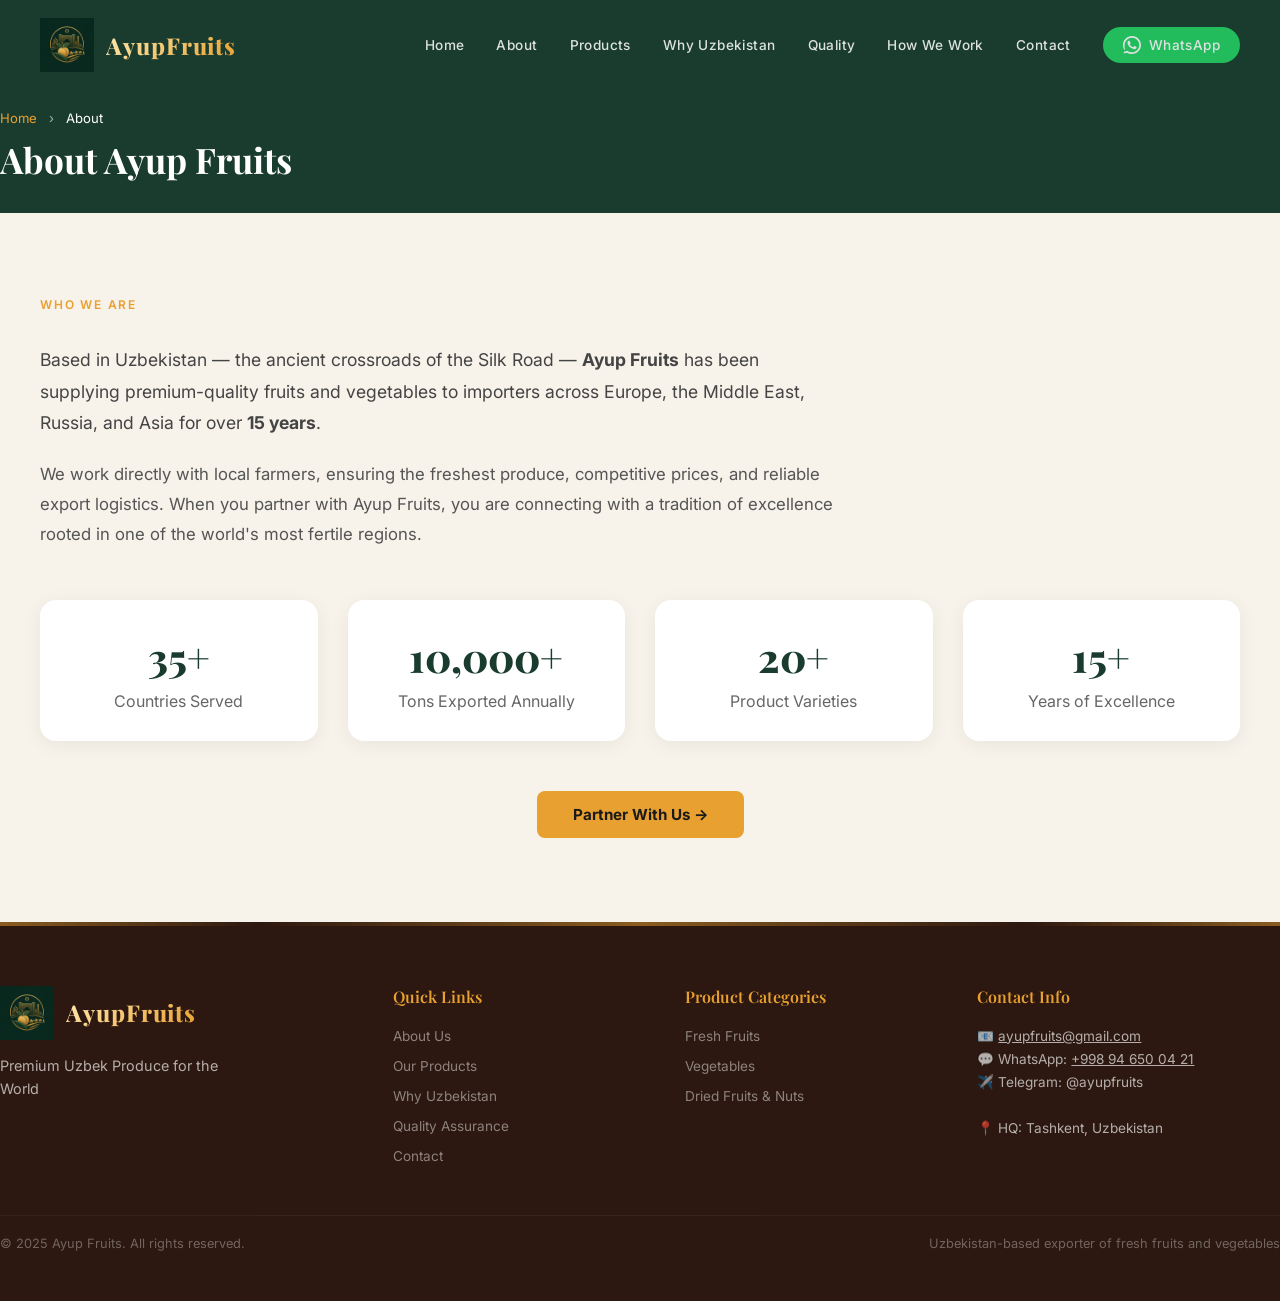
<file: about/index.html>
<!DOCTYPE html>
<html lang="en">
<head>
<meta charset="UTF-8">
<meta name="viewport" content="width=device-width, initial-scale=1.0">
<title>About Ayup Fruits — 15+ Years of Uzbek Produce Export</title>
<meta name="description" content="Learn about Ayup Fruits, a Tashkent-based exporter with 15+ years of experience supplying premium Uzbek fruits, vegetables, and dried goods to 35+ countries worldwide.">
<link rel="canonical" href="https://ayupfruits.com/about/">
<link rel="alternate" hreflang="en" href="https://ayupfruits.com/about/">
<link rel="alternate" hreflang="x-default" href="https://ayupfruits.com/about/">
<link rel="icon" type="image/png" sizes="48x48" href="../favicon.png">
<link rel="icon" type="image/png" sizes="32x32" href="../favicon-32x32.png">
<link rel="icon" type="image/png" sizes="16x16" href="../favicon-16x16.png">
<link rel="apple-touch-icon" sizes="180x180" href="../apple-touch-icon.png">
<link rel="preconnect" href="https://fonts.googleapis.com">
<link rel="preconnect" href="https://fonts.gstatic.com" crossorigin>
<link href="https://fonts.googleapis.com/css2?family=Inter:wght@400;500;600;700&family=Playfair+Display:ital,wght@0,400;0,600;0,700;0,800;1,400&display=swap" rel="stylesheet">
<!-- Google Analytics 4 — replace G-GHY3D572EW with your Measurement ID -->
<script async src="https://www.googletagmanager.com/gtag/js?id=G-GHY3D572EW"></script>
<script>
  window.dataLayer = window.dataLayer || [];
  function gtag(){dataLayer.push(arguments);}
  gtag('js', new Date());
  gtag('config', 'G-GHY3D572EW', {
    page_title: document.title,
    page_location: window.location.href
  });
</script>
<link rel="stylesheet" href="../styles.css">
<script type="application/ld+json">
{
  "@context": "https://schema.org",
  "@type": "BreadcrumbList",
  "itemListElement": [
    {"@type": "ListItem", "position": 1, "name": "Home", "item": "https://ayupfruits.com/"},
    {"@type": "ListItem", "position": 2, "name": "About", "item": "https://ayupfruits.com/about/"}
  ]
}
</script>
</head>
<body>

<nav id="navbar" class="scrolled">
  <div class="container nav-inner">
    <a href="../" class="nav-logo">
      <img src="../logo.png" alt="Ayup Fruits">
      <span>AyupFruits</span>
    </a>
    <div class="nav-links">
      <a href="../">Home</a>
      <a href="../about/">About</a>
      <a href="../products/">Products</a>
      <a href="../why-uzbekistan/">Why Uzbekistan</a>
      <a href="../quality/">Quality</a>
      <a href="../how-we-work/">How We Work</a>
      <a href="../contact/">Contact</a>
      <a href="https://wa.me/998946500421" class="nav-wa-btn" target="_blank" rel="noopener" title="EU Sales Office">
        <svg viewBox="0 0 24 24" fill="currentColor"><path d="M17.472 14.382c-.297-.149-1.758-.867-2.03-.967-.273-.099-.471-.148-.67.15-.197.297-.767.966-.94 1.164-.173.199-.347.223-.644.075-.297-.15-1.255-.463-2.39-1.475-.883-.788-1.48-1.761-1.653-2.059-.173-.297-.018-.458.13-.606.134-.133.298-.347.446-.52.149-.174.198-.298.298-.497.099-.198.05-.371-.025-.52-.075-.149-.669-1.612-.916-2.207-.242-.579-.487-.5-.669-.51-.173-.008-.371-.01-.57-.01-.198 0-.52.074-.792.372-.272.297-1.04 1.016-1.04 2.479 0 1.462 1.065 2.875 1.213 3.074.149.198 2.096 3.2 5.077 4.487.709.306 1.262.489 1.694.625.712.227 1.36.195 1.871.118.571-.085 1.758-.719 2.006-1.413.248-.694.248-1.289.173-1.413-.074-.124-.272-.198-.57-.347z"/><path d="M12 0C5.373 0 0 5.373 0 12c0 2.625.846 5.059 2.284 7.034L.789 23.492l4.634-1.215A11.95 11.95 0 0012 24c6.627 0 12-5.373 12-12S18.627 0 12 0zm0 21.75c-2.115 0-4.107-.628-5.764-1.707l-.413-.248-4.283 1.123 1.143-4.175-.272-.432A9.71 9.71 0 012.25 12c0-5.385 4.365-9.75 9.75-9.75s9.75 4.365 9.75 9.75-4.365 9.75-9.75 9.75z"/></svg>
        WhatsApp
      </a>
    </div>
    <button class="hamburger" id="hamburgerBtn" aria-label="Toggle menu">
      <span></span><span></span><span></span>
    </button>
  </div>
</nav>
<div class="mobile-menu" id="mobileMenu">
  <a href="../" class="mobile-link">Home</a>
  <a href="../about/" class="mobile-link">About</a>
  <a href="../products/" class="mobile-link">Products</a>
  <a href="../why-uzbekistan/" class="mobile-link">Why Uzbekistan</a>
  <a href="../quality/" class="mobile-link">Quality</a>
  <a href="../how-we-work/" class="mobile-link">How We Work</a>
  <a href="../contact/" class="mobile-link">Contact</a>
</div>

<!-- Breadcrumb -->
<div style="padding: 90px 0 0; background: var(--green);">
  <div class="container" style="padding: 20px 0 30px;">
    <nav style="font-size: 0.82rem; color: rgba(255,255,255,0.6);">
      <a href="../" style="color: var(--gold); text-decoration: none;">Home</a>
      <span style="margin: 0 8px;">›</span>
      <span style="color: #fff;">About</span>
    </nav>
    <h1 style="font-family: 'Playfair Display', serif; color: #fff; font-size: 2.2rem; margin-top: 10px;">About Ayup Fruits</h1>
  </div>
</div>

<section style="padding: 80px 0; background: var(--ivory);">
  <div class="container">
    <span class="eyebrow" style="color: var(--gold);">Who We Are</span>
    <p class="section-body" style="max-width: 800px; margin-top: 20px; font-size: 1.1rem; line-height: 1.8; color: #444;">Based in Uzbekistan — the ancient crossroads of the Silk Road — <strong>Ayup Fruits</strong> has been supplying premium-quality fruits and vegetables to importers across Europe, the Middle East, Russia, and Asia for over <strong>15 years</strong>.</p>
    <p class="section-body" style="max-width: 800px; margin-top: 20px; font-size: 1.05rem; line-height: 1.8; color: #555;">We work directly with local farmers, ensuring the freshest produce, competitive prices, and reliable export logistics. When you partner with Ayup Fruits, you are connecting with a tradition of excellence rooted in one of the world's most fertile regions.</p>
    <div style="display: grid; grid-template-columns: repeat(auto-fit, minmax(200px, 1fr)); gap: 30px; margin-top: 50px;">
      <div style="text-align: center; padding: 30px; background: white; border-radius: 16px; box-shadow: 0 4px 20px rgba(0,0,0,0.06);"><div style="font-size: 2.5rem; font-weight: 800; color: var(--green); font-family: Playfair Display, serif;">35+</div><div style="color: #666; margin-top: 8px;">Countries Served</div></div>
      <div style="text-align: center; padding: 30px; background: white; border-radius: 16px; box-shadow: 0 4px 20px rgba(0,0,0,0.06);"><div style="font-size: 2.5rem; font-weight: 800; color: var(--green); font-family: Playfair Display, serif;">10,000+</div><div style="color: #666; margin-top: 8px;">Tons Exported Annually</div></div>
      <div style="text-align: center; padding: 30px; background: white; border-radius: 16px; box-shadow: 0 4px 20px rgba(0,0,0,0.06);"><div style="font-size: 2.5rem; font-weight: 800; color: var(--green); font-family: Playfair Display, serif;">20+</div><div style="color: #666; margin-top: 8px;">Product Varieties</div></div>
      <div style="text-align: center; padding: 30px; background: white; border-radius: 16px; box-shadow: 0 4px 20px rgba(0,0,0,0.06);"><div style="font-size: 2.5rem; font-weight: 800; color: var(--green); font-family: Playfair Display, serif;">15+</div><div style="color: #666; margin-top: 8px;">Years of Excellence</div></div>
    </div>
    <div style="margin-top: 50px; text-align: center;"><a href="../contact/" class="btn-primary" style="display: inline-block; padding: 14px 36px; background: var(--gold); color: #1a1a1a; border-radius: 8px; font-weight: 700; text-decoration: none;">Partner With Us →</a></div>
  </div>
</section>

<footer id="footer">
  <div class="footer-ornament-strip"></div>
  <div class="container footer-content">
    <div class="footer-grid">
      <div class="footer-brand">
        <a href="../" class="nav-logo">
          <img src="../logo.png" alt="Ayup Fruits">
          <span>AyupFruits</span>
        </a>
        <p>Premium Uzbek Produce for the World</p>
      </div>
      <div class="footer-col">
        <h4>Quick Links</h4>
        <ul>
          <li><a href="../about/">About Us</a></li>
          <li><a href="../products/">Our Products</a></li>
          <li><a href="../why-uzbekistan/">Why Uzbekistan</a></li>
          <li><a href="../quality/">Quality Assurance</a></li>
          <li><a href="../contact/">Contact</a></li>
        </ul>
      </div>
      <div class="footer-col">
        <h4>Product Categories</h4>
        <ul>
          <li><a href="../products/fresh-fruits/">Fresh Fruits</a></li>
          <li><a href="../products/vegetables/">Vegetables</a></li>
          <li><a href="../products/dried-fruits/">Dried Fruits & Nuts</a></li>
        </ul>
      </div>
      <div class="footer-col">
        <h4>Contact Info</h4>
        <p>
          📧 <a href="mailto:ayupfruits@gmail.com" style="color:inherit;text-decoration:underline;">ayupfruits@gmail.com</a><br>
          💬 WhatsApp: <a href="https://wa.me/998946500421" style="color:inherit;text-decoration:underline;" target="_blank">+998 94 650 04 21</a><br>
          ✈️ Telegram: @ayupfruits<br><br>
          📍 HQ: Tashkent, Uzbekistan
        </p>
      </div>
    </div>
    <div class="footer-bottom">
      <span>© 2025 Ayup Fruits. All rights reserved.</span>
      <span>Uzbekistan-based exporter of fresh fruits and vegetables</span>
    </div>
  </div>
</footer>

<script src="../scripts.js"></script>
<div id="google_translate_element" style="display:none"></div>
<script type="text/javascript" src="//translate.google.com/translate_a/element.js?cb=googleTranslateElementInit"></script>
</body>
</html>
</file>
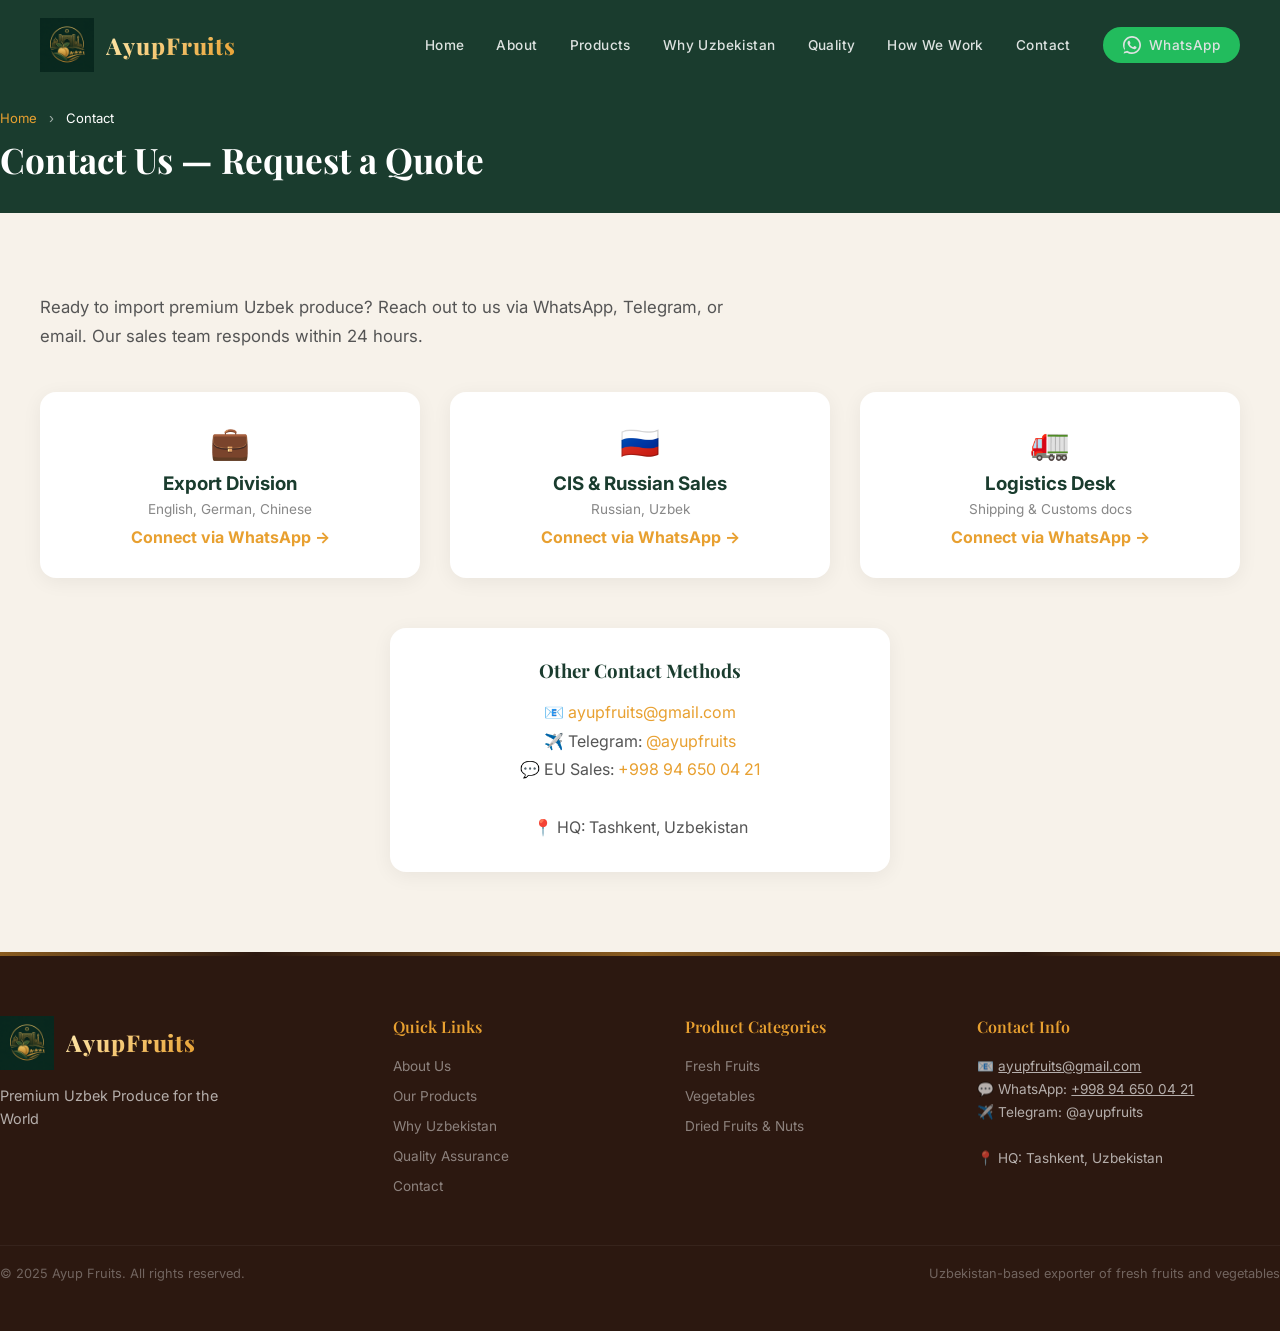
<file: contact/index.html>
<!DOCTYPE html>
<html lang="en">
<head>
<meta charset="UTF-8">
<meta name="viewport" content="width=device-width, initial-scale=1.0">
<title>Contact Ayup Fruits — Request a Quote for Uzbek Produce Export</title>
<meta name="description" content="Contact Ayup Fruits to request a wholesale quote for fresh fruits, vegetables, and dried goods from Uzbekistan. WhatsApp, Telegram, or email — we respond within 24 hours.">
<link rel="canonical" href="https://ayupfruits.com/contact/">
<link rel="alternate" hreflang="en" href="https://ayupfruits.com/contact/">
<link rel="alternate" hreflang="x-default" href="https://ayupfruits.com/contact/">
<link rel="icon" type="image/png" sizes="48x48" href="../favicon.png">
<link rel="icon" type="image/png" sizes="32x32" href="../favicon-32x32.png">
<link rel="icon" type="image/png" sizes="16x16" href="../favicon-16x16.png">
<link rel="apple-touch-icon" sizes="180x180" href="../apple-touch-icon.png">
<link rel="preconnect" href="https://fonts.googleapis.com">
<link rel="preconnect" href="https://fonts.gstatic.com" crossorigin>
<link href="https://fonts.googleapis.com/css2?family=Inter:wght@400;500;600;700&family=Playfair+Display:ital,wght@0,400;0,600;0,700;0,800;1,400&display=swap" rel="stylesheet">
<!-- Google Analytics 4 — replace G-GHY3D572EW with your Measurement ID -->
<script async src="https://www.googletagmanager.com/gtag/js?id=G-GHY3D572EW"></script>
<script>
  window.dataLayer = window.dataLayer || [];
  function gtag(){dataLayer.push(arguments);}
  gtag('js', new Date());
  gtag('config', 'G-GHY3D572EW', {
    page_title: document.title,
    page_location: window.location.href
  });
</script>
<link rel="stylesheet" href="../styles.css">
<script type="application/ld+json">
{
  "@context": "https://schema.org",
  "@type": "BreadcrumbList",
  "itemListElement": [
    {"@type": "ListItem", "position": 1, "name": "Home", "item": "https://ayupfruits.com/"},
    {"@type": "ListItem", "position": 2, "name": "Contact", "item": "https://ayupfruits.com/contact/"}
  ]
}
</script>
</head>
<body>

<nav id="navbar" class="scrolled">
  <div class="container nav-inner">
    <a href="../" class="nav-logo">
      <img src="../logo.png" alt="Ayup Fruits">
      <span>AyupFruits</span>
    </a>
    <div class="nav-links">
      <a href="../">Home</a>
      <a href="../about/">About</a>
      <a href="../products/">Products</a>
      <a href="../why-uzbekistan/">Why Uzbekistan</a>
      <a href="../quality/">Quality</a>
      <a href="../how-we-work/">How We Work</a>
      <a href="../contact/">Contact</a>
      <a href="https://wa.me/998946500421" class="nav-wa-btn" target="_blank" rel="noopener" title="EU Sales Office">
        <svg viewBox="0 0 24 24" fill="currentColor"><path d="M17.472 14.382c-.297-.149-1.758-.867-2.03-.967-.273-.099-.471-.148-.67.15-.197.297-.767.966-.94 1.164-.173.199-.347.223-.644.075-.297-.15-1.255-.463-2.39-1.475-.883-.788-1.48-1.761-1.653-2.059-.173-.297-.018-.458.13-.606.134-.133.298-.347.446-.52.149-.174.198-.298.298-.497.099-.198.05-.371-.025-.52-.075-.149-.669-1.612-.916-2.207-.242-.579-.487-.5-.669-.51-.173-.008-.371-.01-.57-.01-.198 0-.52.074-.792.372-.272.297-1.04 1.016-1.04 2.479 0 1.462 1.065 2.875 1.213 3.074.149.198 2.096 3.2 5.077 4.487.709.306 1.262.489 1.694.625.712.227 1.36.195 1.871.118.571-.085 1.758-.719 2.006-1.413.248-.694.248-1.289.173-1.413-.074-.124-.272-.198-.57-.347z"/><path d="M12 0C5.373 0 0 5.373 0 12c0 2.625.846 5.059 2.284 7.034L.789 23.492l4.634-1.215A11.95 11.95 0 0012 24c6.627 0 12-5.373 12-12S18.627 0 12 0zm0 21.75c-2.115 0-4.107-.628-5.764-1.707l-.413-.248-4.283 1.123 1.143-4.175-.272-.432A9.71 9.71 0 012.25 12c0-5.385 4.365-9.75 9.75-9.75s9.75 4.365 9.75 9.75-4.365 9.75-9.75 9.75z"/></svg>
        WhatsApp
      </a>
    </div>
    <button class="hamburger" id="hamburgerBtn" aria-label="Toggle menu">
      <span></span><span></span><span></span>
    </button>
  </div>
</nav>
<div class="mobile-menu" id="mobileMenu">
  <a href="../" class="mobile-link">Home</a>
  <a href="../about/" class="mobile-link">About</a>
  <a href="../products/" class="mobile-link">Products</a>
  <a href="../why-uzbekistan/" class="mobile-link">Why Uzbekistan</a>
  <a href="../quality/" class="mobile-link">Quality</a>
  <a href="../how-we-work/" class="mobile-link">How We Work</a>
  <a href="../contact/" class="mobile-link">Contact</a>
</div>

<!-- Breadcrumb -->
<div style="padding: 90px 0 0; background: var(--green);">
  <div class="container" style="padding: 20px 0 30px;">
    <nav style="font-size: 0.82rem; color: rgba(255,255,255,0.6);">
      <a href="../" style="color: var(--gold); text-decoration: none;">Home</a>
      <span style="margin: 0 8px;">›</span>
      <span style="color: #fff;">Contact</span>
    </nav>
    <h1 style="font-family: 'Playfair Display', serif; color: #fff; font-size: 2.2rem; margin-top: 10px;">Contact Us — Request a Quote</h1>
  </div>
</div>

<section style="padding: 80px 0; background: var(--ivory);">
  <div class="container">
    <p class="section-body" style="max-width: 700px; margin-bottom: 40px; color: #555;">Ready to import premium Uzbek produce? Reach out to us via WhatsApp, Telegram, or email. Our sales team responds within 24 hours.</p>
    <div style="display: grid; grid-template-columns: repeat(auto-fit, minmax(280px, 1fr)); gap: 30px; margin-bottom: 50px;">
      <a href="https://wa.me/998946500421?text=Hello,%20I%20am%20interested%20in%20importing%20fruits%20from%20Uzbekistan." target="_blank" rel="noopener" style="display: block; padding: 30px; background: white; border-radius: 16px; box-shadow: 0 4px 20px rgba(0,0,0,0.06); text-decoration: none; text-align: center; border: 1px solid transparent; transition: all 0.3s;" onmouseover="this.style.borderColor='var(--gold)'" onmouseout="this.style.borderColor='transparent'">
        <div style="font-size: 2rem; margin-bottom: 10px;">💼</div>
        <h3 style="color: var(--green); margin-bottom: 6px;">Export Division</h3>
        <p style="color: #888; font-size: 0.85rem;">English, German, Chinese</p>
        <span style="color: var(--gold); font-weight: 700; margin-top: 10px; display: inline-block;">Connect via WhatsApp →</span>
      </a>
      <a href="https://wa.me/998946500421?text=Здравствуйте,%20интересует%20оптовый%20импорт." target="_blank" rel="noopener" style="display: block; padding: 30px; background: white; border-radius: 16px; box-shadow: 0 4px 20px rgba(0,0,0,0.06); text-decoration: none; text-align: center; border: 1px solid transparent; transition: all 0.3s;" onmouseover="this.style.borderColor='var(--gold)'" onmouseout="this.style.borderColor='transparent'">
        <div style="font-size: 2rem; margin-bottom: 10px;">🇷🇺</div>
        <h3 style="color: var(--green); margin-bottom: 6px;">CIS &amp; Russian Sales</h3>
        <p style="color: #888; font-size: 0.85rem;">Russian, Uzbek</p>
        <span style="color: var(--gold); font-weight: 700; margin-top: 10px; display: inline-block;">Connect via WhatsApp →</span>
      </a>
      <a href="https://wa.me/998946500421?text=Hello,%20requesting%20logistics%20info." target="_blank" rel="noopener" style="display: block; padding: 30px; background: white; border-radius: 16px; box-shadow: 0 4px 20px rgba(0,0,0,0.06); text-decoration: none; text-align: center; border: 1px solid transparent; transition: all 0.3s;" onmouseover="this.style.borderColor='var(--gold)'" onmouseout="this.style.borderColor='transparent'">
        <div style="font-size: 2rem; margin-bottom: 10px;">🚛</div>
        <h3 style="color: var(--green); margin-bottom: 6px;">Logistics Desk</h3>
        <p style="color: #888; font-size: 0.85rem;">Shipping &amp; Customs docs</p>
        <span style="color: var(--gold); font-weight: 700; margin-top: 10px; display: inline-block;">Connect via WhatsApp →</span>
      </a>
    </div>
    <div style="padding: 30px; background: white; border-radius: 16px; box-shadow: 0 4px 20px rgba(0,0,0,0.06); max-width: 500px; margin: 0 auto; text-align: center;">
      <h3 style="font-family: Playfair Display, serif; color: var(--green); margin-bottom: 15px;">Other Contact Methods</h3>
      <p style="color: #555; line-height: 1.8;">📧 <a href="mailto:ayupfruits@gmail.com" style="color: var(--gold);">ayupfruits@gmail.com</a><br>✈️ Telegram: <a href="https://t.me/ayupfruits" style="color: var(--gold);" target="_blank">@ayupfruits</a><br>💬 EU Sales: <a href="https://wa.me/998946500421" style="color: var(--gold);" target="_blank">+998 94 650 04 21</a><br><br>📍 HQ: Tashkent, Uzbekistan</p>
    </div>
  </div>
</section>

<footer id="footer">
  <div class="footer-ornament-strip"></div>
  <div class="container footer-content">
    <div class="footer-grid">
      <div class="footer-brand">
        <a href="../" class="nav-logo">
          <img src="../logo.png" alt="Ayup Fruits">
          <span>AyupFruits</span>
        </a>
        <p>Premium Uzbek Produce for the World</p>
      </div>
      <div class="footer-col">
        <h4>Quick Links</h4>
        <ul>
          <li><a href="../about/">About Us</a></li>
          <li><a href="../products/">Our Products</a></li>
          <li><a href="../why-uzbekistan/">Why Uzbekistan</a></li>
          <li><a href="../quality/">Quality Assurance</a></li>
          <li><a href="../contact/">Contact</a></li>
        </ul>
      </div>
      <div class="footer-col">
        <h4>Product Categories</h4>
        <ul>
          <li><a href="../products/fresh-fruits/">Fresh Fruits</a></li>
          <li><a href="../products/vegetables/">Vegetables</a></li>
          <li><a href="../products/dried-fruits/">Dried Fruits & Nuts</a></li>
        </ul>
      </div>
      <div class="footer-col">
        <h4>Contact Info</h4>
        <p>
          📧 <a href="mailto:ayupfruits@gmail.com" style="color:inherit;text-decoration:underline;">ayupfruits@gmail.com</a><br>
          💬 WhatsApp: <a href="https://wa.me/998946500421" style="color:inherit;text-decoration:underline;" target="_blank">+998 94 650 04 21</a><br>
          ✈️ Telegram: @ayupfruits<br><br>
          📍 HQ: Tashkent, Uzbekistan
        </p>
      </div>
    </div>
    <div class="footer-bottom">
      <span>© 2025 Ayup Fruits. All rights reserved.</span>
      <span>Uzbekistan-based exporter of fresh fruits and vegetables</span>
    </div>
  </div>
</footer>

<script src="../scripts.js"></script>
<div id="google_translate_element" style="display:none"></div>
<script type="text/javascript" src="//translate.google.com/translate_a/element.js?cb=googleTranslateElementInit"></script>
</body>
</html>
</file>
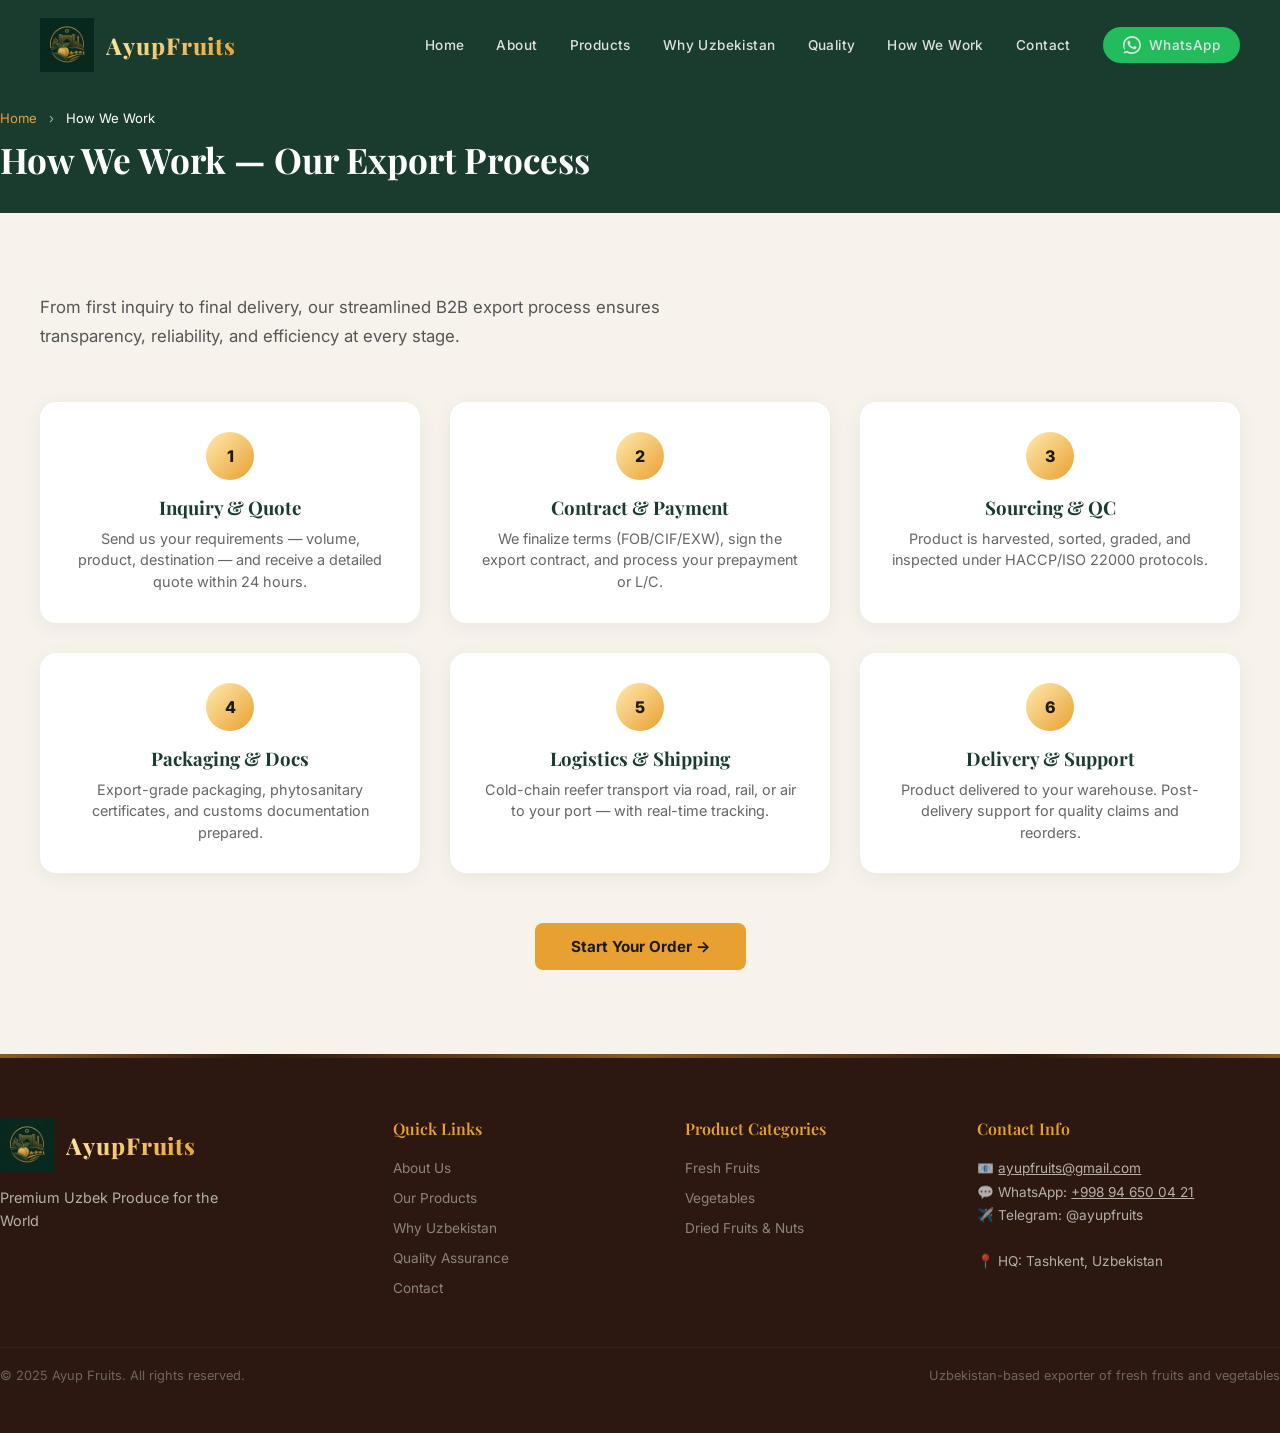
<file: how-we-work/index.html>
<!DOCTYPE html>
<html lang="en">
<head>
<meta charset="UTF-8">
<meta name="viewport" content="width=device-width, initial-scale=1.0">
<title>How We Work — B2B Export Process from Uzbekistan | Ayup Fruits</title>
<meta name="description" content="Learn about Ayup Fruits 6-step export process: from initial inquiry and quote to production, quality control, logistics, and delivery. How to import fruits from Uzbekistan.">
<link rel="canonical" href="https://ayupfruits.com/how-we-work/">
<link rel="alternate" hreflang="en" href="https://ayupfruits.com/how-we-work/">
<link rel="alternate" hreflang="x-default" href="https://ayupfruits.com/how-we-work/">
<link rel="icon" type="image/png" sizes="48x48" href="../favicon.png">
<link rel="icon" type="image/png" sizes="32x32" href="../favicon-32x32.png">
<link rel="icon" type="image/png" sizes="16x16" href="../favicon-16x16.png">
<link rel="apple-touch-icon" sizes="180x180" href="../apple-touch-icon.png">
<link rel="preconnect" href="https://fonts.googleapis.com">
<link rel="preconnect" href="https://fonts.gstatic.com" crossorigin>
<link href="https://fonts.googleapis.com/css2?family=Inter:wght@400;500;600;700&family=Playfair+Display:ital,wght@0,400;0,600;0,700;0,800;1,400&display=swap" rel="stylesheet">
<!-- Google Analytics 4 — replace G-GHY3D572EW with your Measurement ID -->
<script async src="https://www.googletagmanager.com/gtag/js?id=G-GHY3D572EW"></script>
<script>
  window.dataLayer = window.dataLayer || [];
  function gtag(){dataLayer.push(arguments);}
  gtag('js', new Date());
  gtag('config', 'G-GHY3D572EW', {
    page_title: document.title,
    page_location: window.location.href
  });
</script>
<link rel="stylesheet" href="../styles.css">
<script type="application/ld+json">
{
  "@context": "https://schema.org",
  "@type": "BreadcrumbList",
  "itemListElement": [
    {"@type": "ListItem", "position": 1, "name": "Home", "item": "https://ayupfruits.com/"},
    {"@type": "ListItem", "position": 2, "name": "How We Work", "item": "https://ayupfruits.com/how-we-work/"}
  ]
}
</script>
</head>
<body>

<nav id="navbar" class="scrolled">
  <div class="container nav-inner">
    <a href="../" class="nav-logo">
      <img src="../logo.png" alt="Ayup Fruits">
      <span>AyupFruits</span>
    </a>
    <div class="nav-links">
      <a href="../">Home</a>
      <a href="../about/">About</a>
      <a href="../products/">Products</a>
      <a href="../why-uzbekistan/">Why Uzbekistan</a>
      <a href="../quality/">Quality</a>
      <a href="../how-we-work/">How We Work</a>
      <a href="../contact/">Contact</a>
      <a href="https://wa.me/998946500421" class="nav-wa-btn" target="_blank" rel="noopener" title="EU Sales Office">
        <svg viewBox="0 0 24 24" fill="currentColor"><path d="M17.472 14.382c-.297-.149-1.758-.867-2.03-.967-.273-.099-.471-.148-.67.15-.197.297-.767.966-.94 1.164-.173.199-.347.223-.644.075-.297-.15-1.255-.463-2.39-1.475-.883-.788-1.48-1.761-1.653-2.059-.173-.297-.018-.458.13-.606.134-.133.298-.347.446-.52.149-.174.198-.298.298-.497.099-.198.05-.371-.025-.52-.075-.149-.669-1.612-.916-2.207-.242-.579-.487-.5-.669-.51-.173-.008-.371-.01-.57-.01-.198 0-.52.074-.792.372-.272.297-1.04 1.016-1.04 2.479 0 1.462 1.065 2.875 1.213 3.074.149.198 2.096 3.2 5.077 4.487.709.306 1.262.489 1.694.625.712.227 1.36.195 1.871.118.571-.085 1.758-.719 2.006-1.413.248-.694.248-1.289.173-1.413-.074-.124-.272-.198-.57-.347z"/><path d="M12 0C5.373 0 0 5.373 0 12c0 2.625.846 5.059 2.284 7.034L.789 23.492l4.634-1.215A11.95 11.95 0 0012 24c6.627 0 12-5.373 12-12S18.627 0 12 0zm0 21.75c-2.115 0-4.107-.628-5.764-1.707l-.413-.248-4.283 1.123 1.143-4.175-.272-.432A9.71 9.71 0 012.25 12c0-5.385 4.365-9.75 9.75-9.75s9.75 4.365 9.75 9.75-4.365 9.75-9.75 9.75z"/></svg>
        WhatsApp
      </a>
    </div>
    <button class="hamburger" id="hamburgerBtn" aria-label="Toggle menu">
      <span></span><span></span><span></span>
    </button>
  </div>
</nav>
<div class="mobile-menu" id="mobileMenu">
  <a href="../" class="mobile-link">Home</a>
  <a href="../about/" class="mobile-link">About</a>
  <a href="../products/" class="mobile-link">Products</a>
  <a href="../why-uzbekistan/" class="mobile-link">Why Uzbekistan</a>
  <a href="../quality/" class="mobile-link">Quality</a>
  <a href="../how-we-work/" class="mobile-link">How We Work</a>
  <a href="../contact/" class="mobile-link">Contact</a>
</div>

<!-- Breadcrumb -->
<div style="padding: 90px 0 0; background: var(--green);">
  <div class="container" style="padding: 20px 0 30px;">
    <nav style="font-size: 0.82rem; color: rgba(255,255,255,0.6);">
      <a href="../" style="color: var(--gold); text-decoration: none;">Home</a>
      <span style="margin: 0 8px;">›</span>
      <span style="color: #fff;">How We Work</span>
    </nav>
    <h1 style="font-family: 'Playfair Display', serif; color: #fff; font-size: 2.2rem; margin-top: 10px;">How We Work — Our Export Process</h1>
  </div>
</div>

<section style="padding: 80px 0; background: var(--ivory);">
  <div class="container">
    <p class="section-body" style="max-width: 700px; margin-bottom: 50px; color: #555;">From first inquiry to final delivery, our streamlined B2B export process ensures transparency, reliability, and efficiency at every stage.</p>
    <div style="display: grid; grid-template-columns: repeat(auto-fit, minmax(280px, 1fr)); gap: 30px;">
      <div style="padding: 30px; background: white; border-radius: 16px; box-shadow: 0 4px 20px rgba(0,0,0,0.06); text-align: center;"><div style="width: 48px; height: 48px; border-radius: 50%; background: linear-gradient(135deg, #FFEAB0, #E8A030); display: flex; align-items: center; justify-content: center; margin: 0 auto 15px; font-weight: 800; color: #1a1a1a;">1</div><h3 style="font-family: Playfair Display, serif; color: var(--green); margin-bottom: 8px;">Inquiry &amp; Quote</h3><p style="color: #666; font-size: 0.9rem; line-height: 1.5;">Send us your requirements — volume, product, destination — and receive a detailed quote within 24 hours.</p></div>
      <div style="padding: 30px; background: white; border-radius: 16px; box-shadow: 0 4px 20px rgba(0,0,0,0.06); text-align: center;"><div style="width: 48px; height: 48px; border-radius: 50%; background: linear-gradient(135deg, #FFEAB0, #E8A030); display: flex; align-items: center; justify-content: center; margin: 0 auto 15px; font-weight: 800; color: #1a1a1a;">2</div><h3 style="font-family: Playfair Display, serif; color: var(--green); margin-bottom: 8px;">Contract &amp; Payment</h3><p style="color: #666; font-size: 0.9rem; line-height: 1.5;">We finalize terms (FOB/CIF/EXW), sign the export contract, and process your prepayment or L/C.</p></div>
      <div style="padding: 30px; background: white; border-radius: 16px; box-shadow: 0 4px 20px rgba(0,0,0,0.06); text-align: center;"><div style="width: 48px; height: 48px; border-radius: 50%; background: linear-gradient(135deg, #FFEAB0, #E8A030); display: flex; align-items: center; justify-content: center; margin: 0 auto 15px; font-weight: 800; color: #1a1a1a;">3</div><h3 style="font-family: Playfair Display, serif; color: var(--green); margin-bottom: 8px;">Sourcing &amp; QC</h3><p style="color: #666; font-size: 0.9rem; line-height: 1.5;">Product is harvested, sorted, graded, and inspected under HACCP/ISO 22000 protocols.</p></div>
      <div style="padding: 30px; background: white; border-radius: 16px; box-shadow: 0 4px 20px rgba(0,0,0,0.06); text-align: center;"><div style="width: 48px; height: 48px; border-radius: 50%; background: linear-gradient(135deg, #FFEAB0, #E8A030); display: flex; align-items: center; justify-content: center; margin: 0 auto 15px; font-weight: 800; color: #1a1a1a;">4</div><h3 style="font-family: Playfair Display, serif; color: var(--green); margin-bottom: 8px;">Packaging &amp; Docs</h3><p style="color: #666; font-size: 0.9rem; line-height: 1.5;">Export-grade packaging, phytosanitary certificates, and customs documentation prepared.</p></div>
      <div style="padding: 30px; background: white; border-radius: 16px; box-shadow: 0 4px 20px rgba(0,0,0,0.06); text-align: center;"><div style="width: 48px; height: 48px; border-radius: 50%; background: linear-gradient(135deg, #FFEAB0, #E8A030); display: flex; align-items: center; justify-content: center; margin: 0 auto 15px; font-weight: 800; color: #1a1a1a;">5</div><h3 style="font-family: Playfair Display, serif; color: var(--green); margin-bottom: 8px;">Logistics &amp; Shipping</h3><p style="color: #666; font-size: 0.9rem; line-height: 1.5;">Cold-chain reefer transport via road, rail, or air to your port — with real-time tracking.</p></div>
      <div style="padding: 30px; background: white; border-radius: 16px; box-shadow: 0 4px 20px rgba(0,0,0,0.06); text-align: center;"><div style="width: 48px; height: 48px; border-radius: 50%; background: linear-gradient(135deg, #FFEAB0, #E8A030); display: flex; align-items: center; justify-content: center; margin: 0 auto 15px; font-weight: 800; color: #1a1a1a;">6</div><h3 style="font-family: Playfair Display, serif; color: var(--green); margin-bottom: 8px;">Delivery &amp; Support</h3><p style="color: #666; font-size: 0.9rem; line-height: 1.5;">Product delivered to your warehouse. Post-delivery support for quality claims and reorders.</p></div>
    </div>
    <div style="margin-top: 50px; text-align: center;"><a href="../contact/" class="btn-primary" style="display: inline-block; padding: 14px 36px; background: var(--gold); color: #1a1a1a; border-radius: 8px; font-weight: 700; text-decoration: none;">Start Your Order →</a></div>
  </div>
</section>

<footer id="footer">
  <div class="footer-ornament-strip"></div>
  <div class="container footer-content">
    <div class="footer-grid">
      <div class="footer-brand">
        <a href="../" class="nav-logo">
          <img src="../logo.png" alt="Ayup Fruits">
          <span>AyupFruits</span>
        </a>
        <p>Premium Uzbek Produce for the World</p>
      </div>
      <div class="footer-col">
        <h4>Quick Links</h4>
        <ul>
          <li><a href="../about/">About Us</a></li>
          <li><a href="../products/">Our Products</a></li>
          <li><a href="../why-uzbekistan/">Why Uzbekistan</a></li>
          <li><a href="../quality/">Quality Assurance</a></li>
          <li><a href="../contact/">Contact</a></li>
        </ul>
      </div>
      <div class="footer-col">
        <h4>Product Categories</h4>
        <ul>
          <li><a href="../products/fresh-fruits/">Fresh Fruits</a></li>
          <li><a href="../products/vegetables/">Vegetables</a></li>
          <li><a href="../products/dried-fruits/">Dried Fruits & Nuts</a></li>
        </ul>
      </div>
      <div class="footer-col">
        <h4>Contact Info</h4>
        <p>
          📧 <a href="mailto:ayupfruits@gmail.com" style="color:inherit;text-decoration:underline;">ayupfruits@gmail.com</a><br>
          💬 WhatsApp: <a href="https://wa.me/998946500421" style="color:inherit;text-decoration:underline;" target="_blank">+998 94 650 04 21</a><br>
          ✈️ Telegram: @ayupfruits<br><br>
          📍 HQ: Tashkent, Uzbekistan
        </p>
      </div>
    </div>
    <div class="footer-bottom">
      <span>© 2025 Ayup Fruits. All rights reserved.</span>
      <span>Uzbekistan-based exporter of fresh fruits and vegetables</span>
    </div>
  </div>
</footer>

<script src="../scripts.js"></script>
<div id="google_translate_element" style="display:none"></div>
<script type="text/javascript" src="//translate.google.com/translate_a/element.js?cb=googleTranslateElementInit"></script>
</body>
</html>
</file>
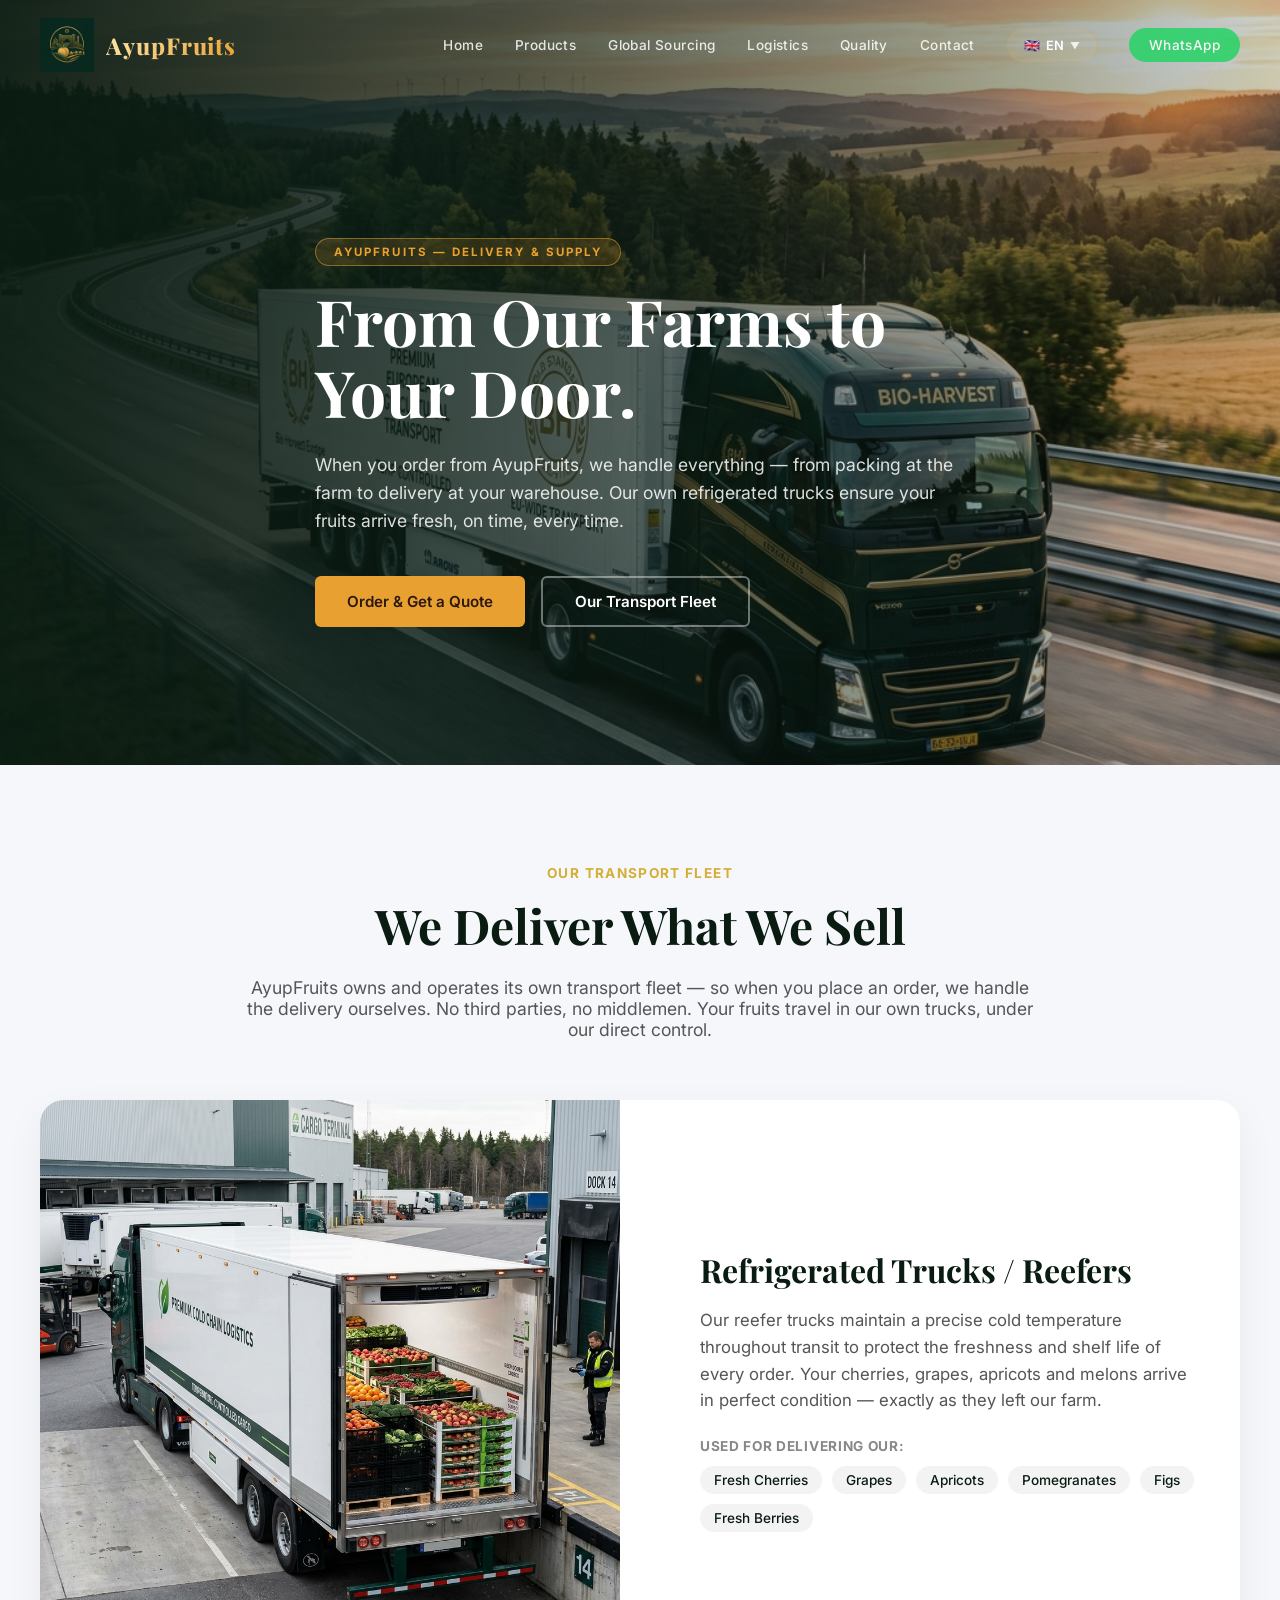
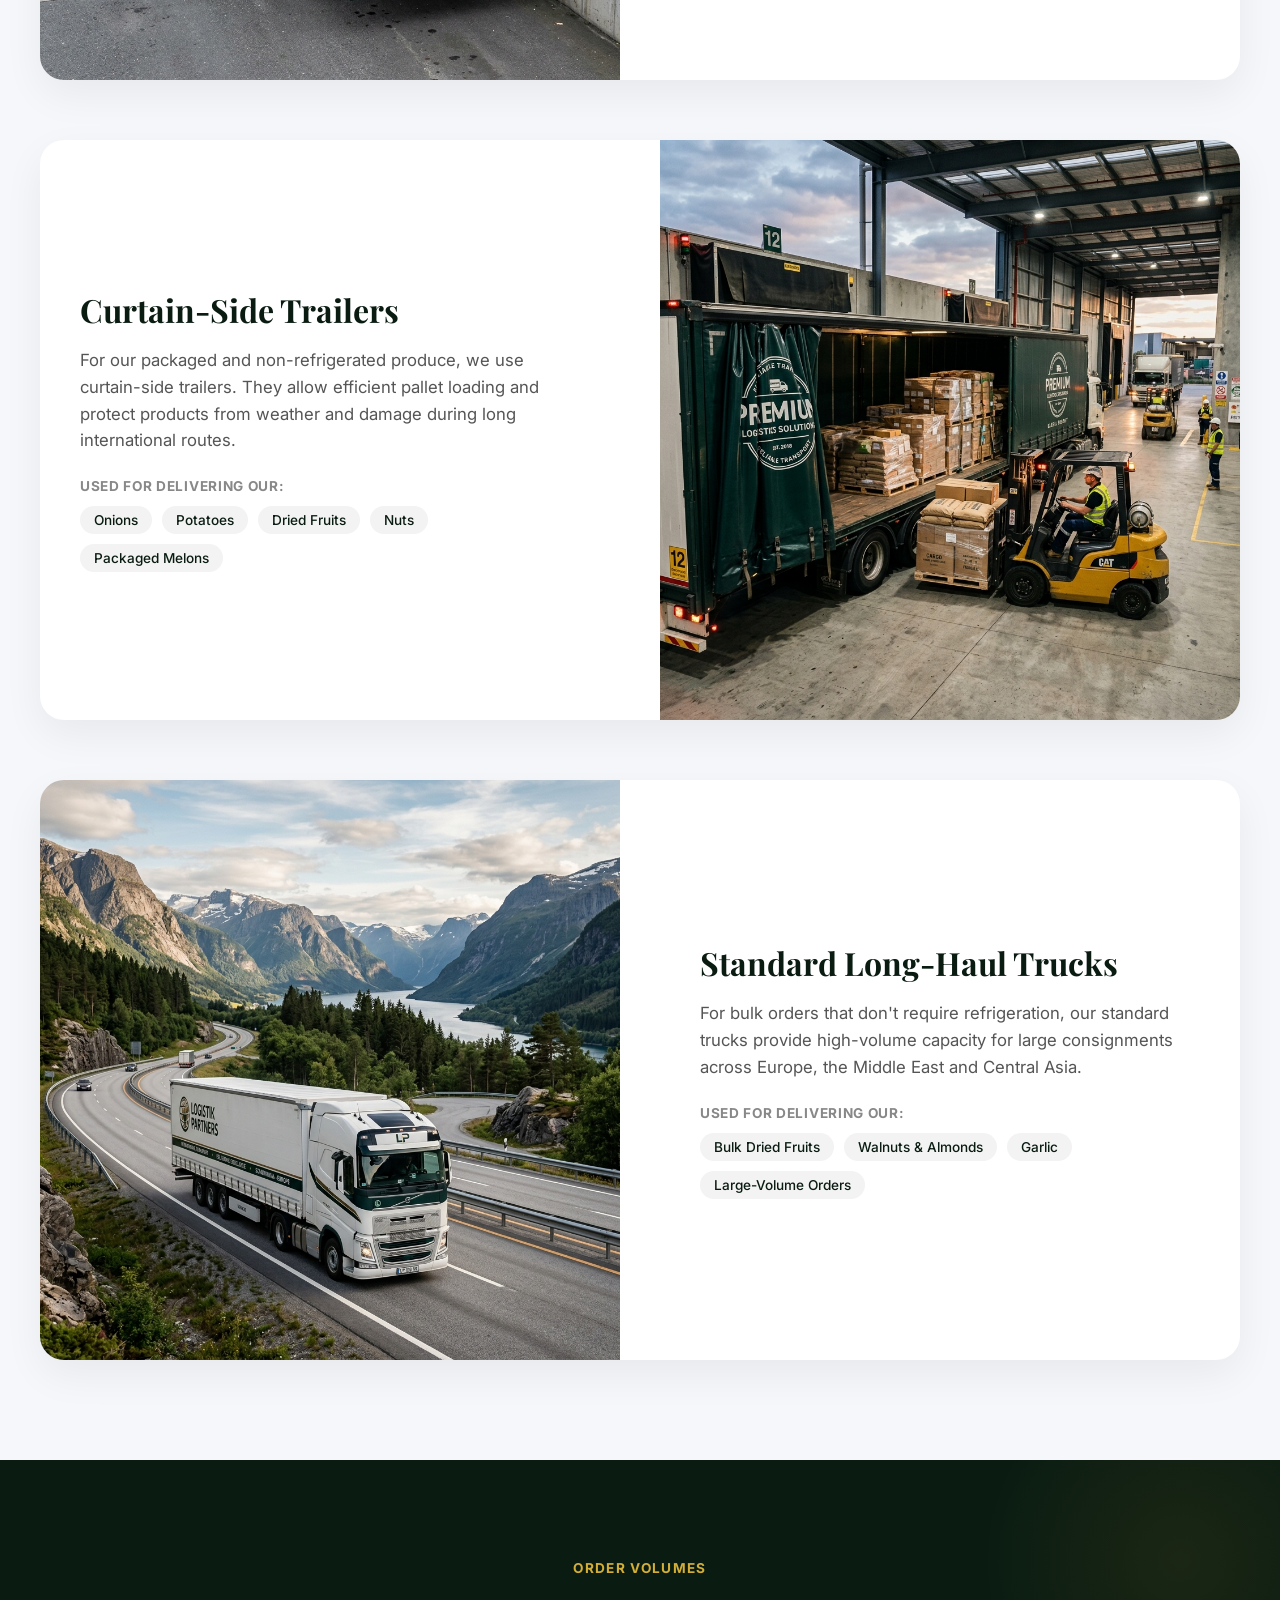
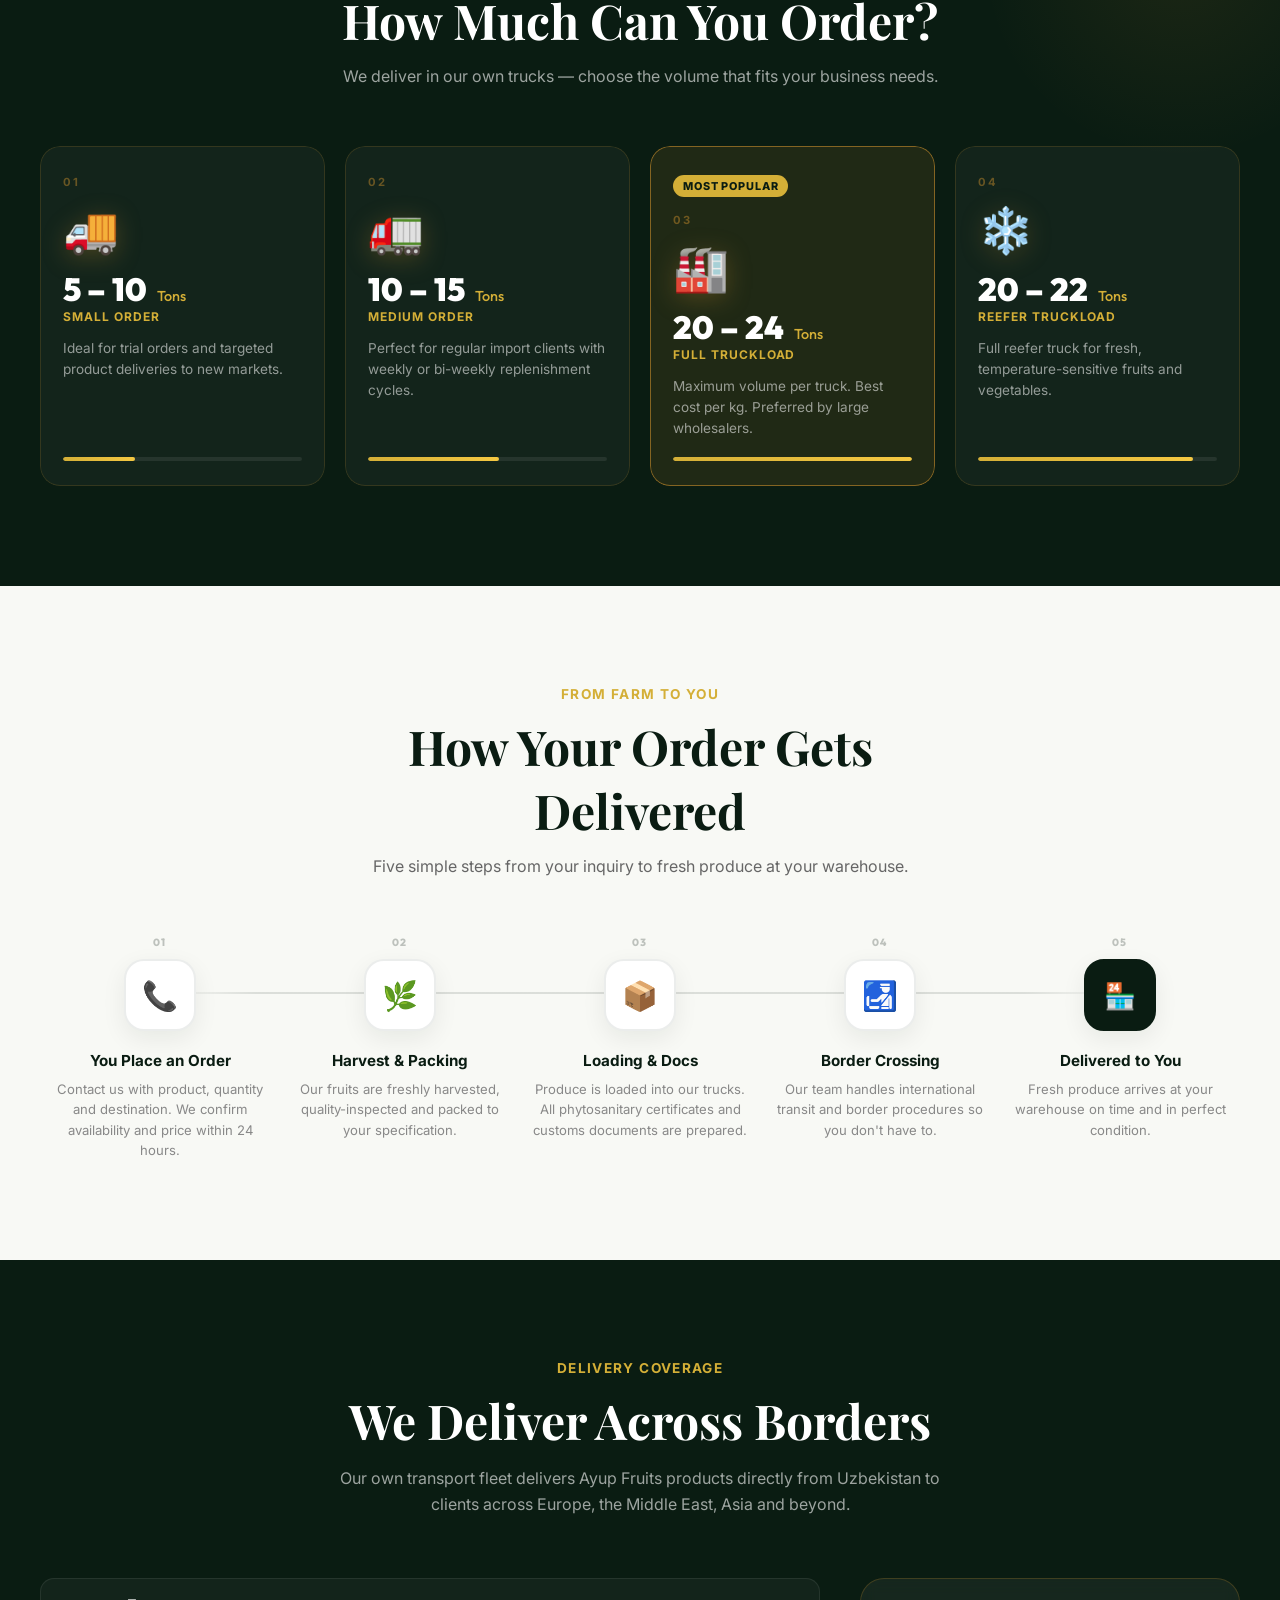
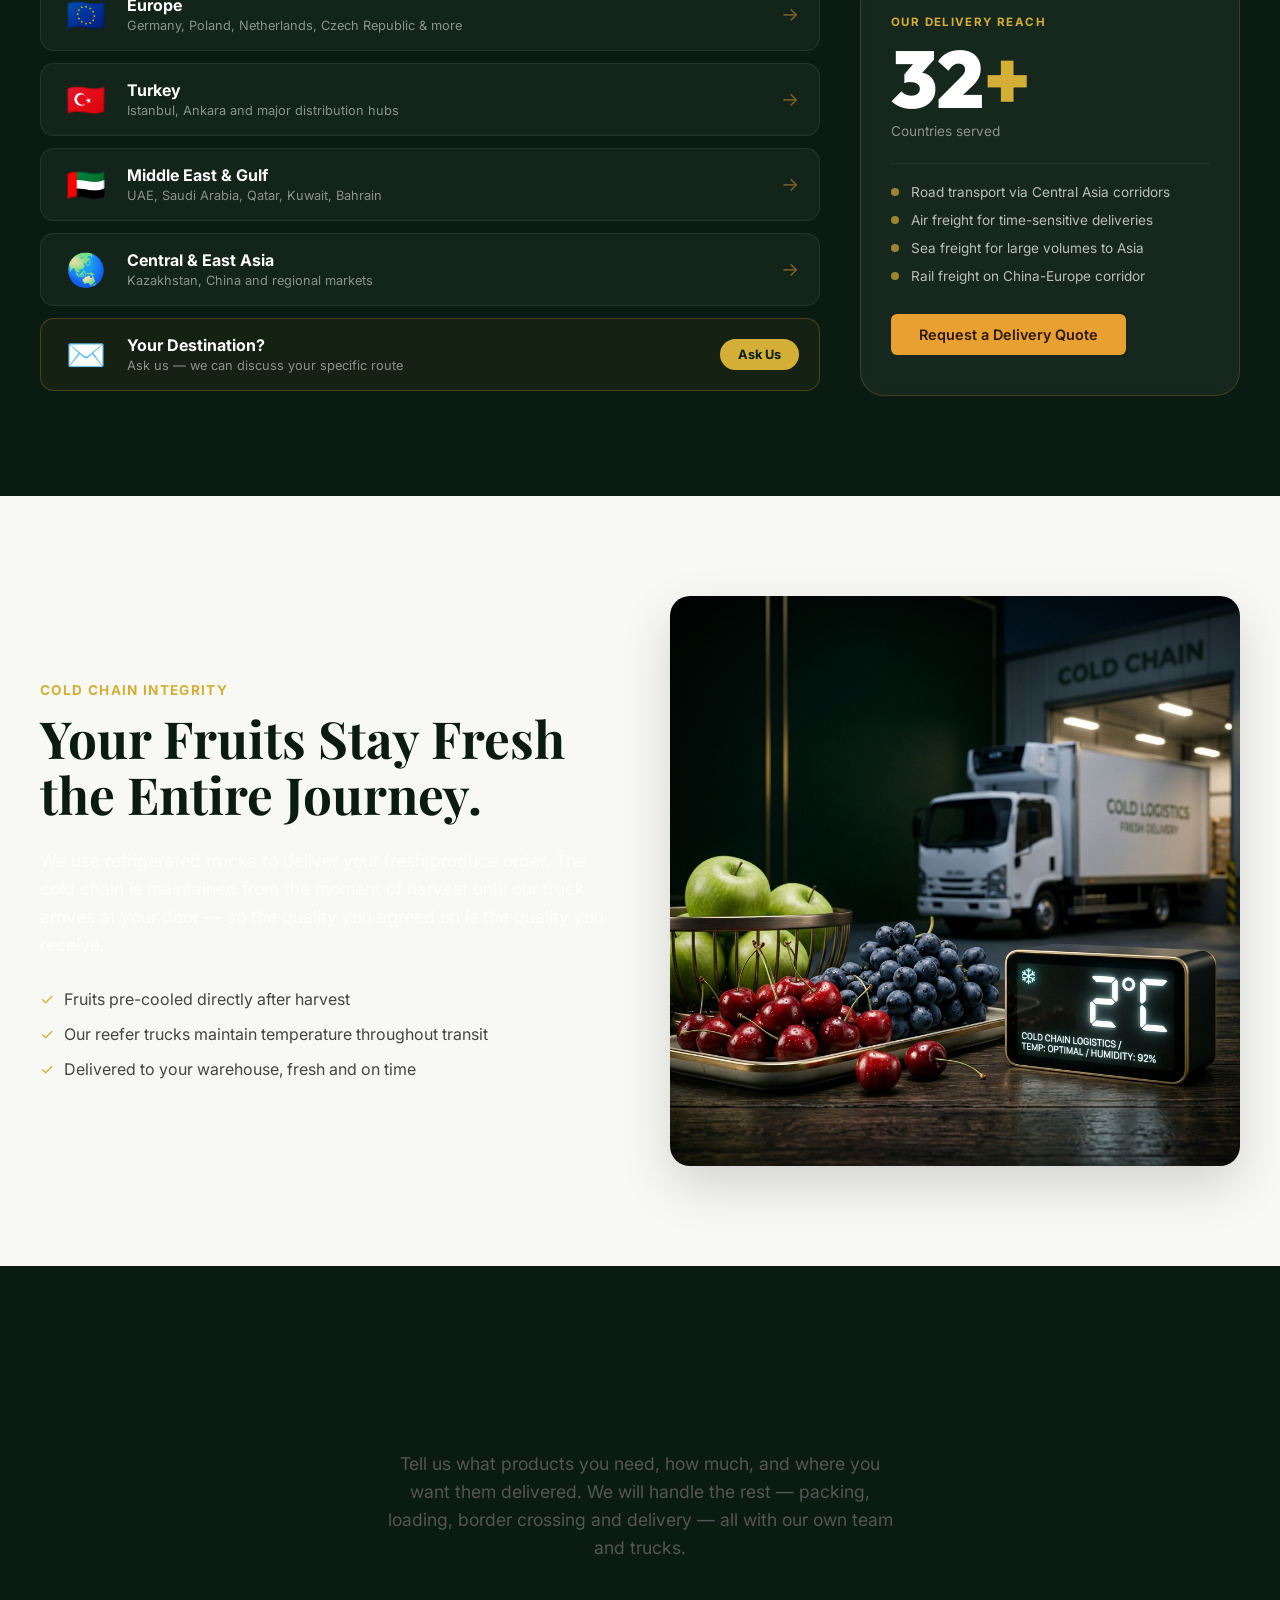
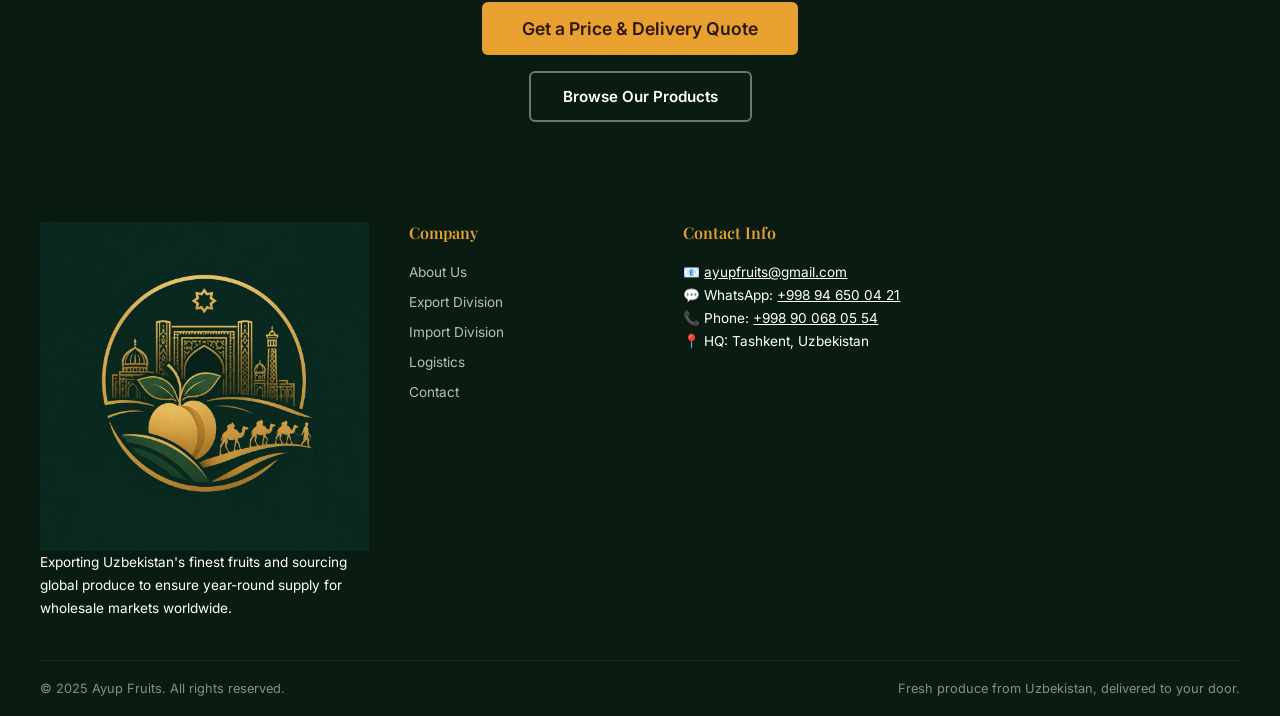
<file: logistics/index.html>
<!DOCTYPE html>
<html lang="en">
<head>
  <meta charset="UTF-8" />
  <meta name="viewport" content="width=device-width, initial-scale=1.0" />
  <title>Delivery & Logistics — Ayup Fruits</title>
  <meta name="description" content="AyupFruits delivers its fresh fruits and vegetables directly to clients across Europe, the Middle East and Asia using its own refrigerated transport fleet." />

  <link rel="preconnect" href="https://fonts.googleapis.com">
  <link rel="preconnect" href="https://fonts.gstatic.com" crossorigin>
  <link href="https://fonts.googleapis.com/css2?family=Inter:wght@300;400;500;600;700&family=Playfair+Display:ital,wght@0,600;0,700;1,600&family=Outfit:wght@300;400;500;600;700;800;900&display=swap" rel="stylesheet">
  
  <link rel="stylesheet" href="../styles.css" />
  <link rel="stylesheet" href="logistics.css" />
</head>
<body>
  <!-- NAVBAR -->
  <nav id="navbar">
    <div class="container nav-inner">
      <a href="/" class="nav-logo">
        <img src="../logo.png" alt="Ayup Fruits">
        <span>AyupFruits</span>
      </a>
      <div class="nav-links">
        <a href="/">Home</a>
        <a href="/#products">Products</a>
        <a href="/#global-sourcing">Global Sourcing</a>
        <a href="/logistics/" class="active">Logistics</a>
        <a href="/quality/">Quality</a>
        <a href="/#contact">Contact</a>
        <div class="lang-dropdown">
          <button class="lang-dropbtn" onclick="toggleLangDropdown(event)" aria-label="Select Language">
            <span class="current-lang-flag">🇬🇧</span> <span class="current-lang-text">EN</span> <span style="font-size:0.6rem;opacity:0.8;">▼</span>
          </button>
          <div class="lang-dropdown-content">
            <a href="javascript:void(0);" onclick="changeLang('en')">🇬🇧 English</a>
            <a href="javascript:void(0);" onclick="changeLang('ru')">🇷🇺 Русский</a>
          </div>
        </div>
        <a href="https://wa.me/998946500421" class="nav-wa-btn" target="_blank" rel="noopener">WhatsApp</a>
      </div>
      <button class="hamburger" id="hamburgerBtn"><span></span><span></span><span></span></button>
    </div>
  </nav>

  <!-- Mobile menu -->
  <div class="mobile-menu" id="mobileMenu">
    <a href="/" class="mobile-link">Home</a>
    <a href="/#products" class="mobile-link">Products</a>
    <a href="/#global-sourcing" class="mobile-link">Global Sourcing</a>
    <a href="/logistics/" class="mobile-link">Logistics</a>
    <a href="/quality/" class="mobile-link">Quality</a>
    <a href="/#contact" class="mobile-link">Contact</a>
  </div>

  <!-- MAIN CONTENT -->
  <main id="main-content">
    
    <!-- SECTION 1: LOGISTICS HERO -->
    <section class="logistics-hero">
      <div class="logistics-hero-bg">
        <img src="images/img-hero-logistics.png" alt="AyupFruits Modern Logistics Truck">
      </div>
      <div class="logistics-hero-overlay"></div>
      <div class="container relative z-10">
        <div class="logistics-hero-content">
          <div class="hero-badge" style="margin-bottom: 20px; display: inline-block;">AYUPFRUITS — DELIVERY & SUPPLY</div>
          <h1>From Our Farms to Your Door.</h1>
          <p class="logistics-hero-subtitle">
            When you order from AyupFruits, we handle everything — from packing at the farm to delivery at your warehouse. Our own refrigerated trucks ensure your fruits arrive fresh, on time, every time.
          </p>
          <div class="logistics-hero-btns">
            <a href="/#contact" class="btn-primary">Order & Get a Quote</a>
            <a href="#fleet" class="btn-secondary" style="border-color: rgba(255,255,255,0.4); color: white;">Our Transport Fleet</a>
          </div>
        </div>
      </div>
    </section>

    <!-- SECTION 2: TRANSPORT CAPABILITIES -->
    <section id="fleet" class="fleet-section">
      <div class="container">
        <div style="text-align: center; max-width: 800px; margin: 0 auto;">
          <span class="section-eyebrow">Our Transport Fleet</span>
          <h2>We Deliver What We Sell</h2>
          <p style="font-size: 1.1rem; color: #555;">AyupFruits owns and operates its own transport fleet — so when you place an order, we handle the delivery ourselves. No third parties, no middlemen. Your fruits travel in our own trucks, under our direct control.</p>
        </div>

        <div class="fleet-grid">
          <!-- Card 1: Refrigerated Trucks -->
          <div class="fleet-card">
            <div class="fleet-img-wrapper">
              <img src="images/img-reefer-truck.png" alt="Refrigerated Truck Loading Fresh Produce">
            </div>
            <div class="fleet-info">
              <h3>Refrigerated Trucks / Reefers</h3>
              <p>Our reefer trucks maintain a precise cold temperature throughout transit to protect the freshness and shelf life of every order. Your cherries, grapes, apricots and melons arrive in perfect condition — exactly as they left our farm.</p>
              <div class="fleet-use-cases">
                <h5>Used for delivering our:</h5>
                <div class="fleet-tags">
                  <span class="fleet-tag">Fresh Cherries</span>
                  <span class="fleet-tag">Grapes</span>
                  <span class="fleet-tag">Apricots</span>
                  <span class="fleet-tag">Pomegranates</span>
                  <span class="fleet-tag">Figs</span>
                  <span class="fleet-tag">Fresh Berries</span>
                </div>
              </div>
            </div>
          </div>

          <!-- Card 2: Curtain-Side Trailers -->
          <div class="fleet-card">
            <div class="fleet-img-wrapper">
              <img src="images/img-curtain-trailer.png" alt="Curtain Side Trailer Loading">
            </div>
            <div class="fleet-info">
              <h3>Curtain-Side Trailers</h3>
              <p>For our packaged and non-refrigerated produce, we use curtain-side trailers. They allow efficient pallet loading and protect products from weather and damage during long international routes.</p>
              <div class="fleet-use-cases">
                <h5>Used for delivering our:</h5>
                <div class="fleet-tags">
                  <span class="fleet-tag">Onions</span>
                  <span class="fleet-tag">Potatoes</span>
                  <span class="fleet-tag">Dried Fruits</span>
                  <span class="fleet-tag">Nuts</span>
                  <span class="fleet-tag">Packaged Melons</span>
                </div>
              </div>
            </div>
          </div>

          <!-- Card 3: Standard Trailers -->
          <div class="fleet-card">
            <div class="fleet-img-wrapper">
              <img src="images/img-standard-truck.png" alt="Standard Long-Haul Truck">
            </div>
            <div class="fleet-info">
              <h3>Standard Long-Haul Trucks</h3>
              <p>For bulk orders that don't require refrigeration, our standard trucks provide high-volume capacity for large consignments across Europe, the Middle East and Central Asia.</p>
              <div class="fleet-use-cases">
                <h5>Used for delivering our:</h5>
                <div class="fleet-tags">
                  <span class="fleet-tag">Bulk Dried Fruits</span>
                  <span class="fleet-tag">Walnuts & Almonds</span>
                  <span class="fleet-tag">Garlic</span>
                  <span class="fleet-tag">Large-Volume Orders</span>
                </div>
              </div>
            </div>
          </div>
        </div>
      </div>
    </section>

    <!-- SECTION 3: CARGO CAPACITY -->
    <section class="capacity-section">
      <div class="container">
        <div class="capacity-header">
          <span class="section-eyebrow">Order Volumes</span>
          <h2>How Much Can You Order?</h2>
          <p>We deliver in our own trucks — choose the volume that fits your business needs.</p>
        </div>

        <div class="capacity-grid-v2">

          <div class="cap-card">
            <div class="cap-card-inner">
              <div class="cap-num">01</div>
              <div class="cap-icon-wrap">🚚</div>
              <div class="cap-range">5 – 10 <span>Tons</span></div>
              <div class="cap-label">Small Order</div>
              <div class="cap-desc">Ideal for trial orders and targeted product deliveries to new markets.</div>
              <div class="cap-fill" style="--fill-pct: 30%"></div>
            </div>
          </div>

          <div class="cap-card">
            <div class="cap-card-inner">
              <div class="cap-num">02</div>
              <div class="cap-icon-wrap">🚛</div>
              <div class="cap-range">10 – 15 <span>Tons</span></div>
              <div class="cap-label">Medium Order</div>
              <div class="cap-desc">Perfect for regular import clients with weekly or bi-weekly replenishment cycles.</div>
              <div class="cap-fill" style="--fill-pct: 55%"></div>
            </div>
          </div>

          <div class="cap-card cap-card--featured">
            <div class="cap-card-inner">
              <div class="cap-badge">Most Popular</div>
              <div class="cap-num">03</div>
              <div class="cap-icon-wrap">🏭</div>
              <div class="cap-range">20 – 24 <span>Tons</span></div>
              <div class="cap-label">Full Truckload</div>
              <div class="cap-desc">Maximum volume per truck. Best cost per kg. Preferred by large wholesalers.</div>
              <div class="cap-fill" style="--fill-pct: 100%"></div>
            </div>
          </div>

          <div class="cap-card">
            <div class="cap-card-inner">
              <div class="cap-num">04</div>
              <div class="cap-icon-wrap">❄️</div>
              <div class="cap-range">20 – 22 <span>Tons</span></div>
              <div class="cap-label">Reefer Truckload</div>
              <div class="cap-desc">Full reefer truck for fresh, temperature-sensitive fruits and vegetables.</div>
              <div class="cap-fill" style="--fill-pct: 90%"></div>
            </div>
          </div>

        </div>
      </div>
    </section>

    <!-- SECTION 4: HOW WE DELIVER -->
    <section class="process-section">
      <div class="container">
        <div class="capacity-header" style="color: var(--logistics-green);">
          <span class="section-eyebrow">From Farm to You</span>
          <h2 style="color: var(--logistics-green);">How Your Order Gets Delivered</h2>
          <p style="color: #666;">Five simple steps from your inquiry to fresh produce at your warehouse.</p>
        </div>

        <div class="process-steps-grid">

          <div class="pstep">
            <div class="pstep-number">01</div>
            <div class="pstep-icon">📞</div>
            <div class="pstep-connector"></div>
            <h4>You Place an Order</h4>
            <p>Contact us with product, quantity and destination. We confirm availability and price within 24 hours.</p>
          </div>

          <div class="pstep">
            <div class="pstep-number">02</div>
            <div class="pstep-icon">🌿</div>
            <div class="pstep-connector"></div>
            <h4>Harvest &amp; Packing</h4>
            <p>Our fruits are freshly harvested, quality-inspected and packed to your specification.</p>
          </div>

          <div class="pstep">
            <div class="pstep-number">03</div>
            <div class="pstep-icon">📦</div>
            <div class="pstep-connector"></div>
            <h4>Loading &amp; Docs</h4>
            <p>Produce is loaded into our trucks. All phytosanitary certificates and customs documents are prepared.</p>
          </div>

          <div class="pstep">
            <div class="pstep-number">04</div>
            <div class="pstep-icon">🛃</div>
            <div class="pstep-connector"></div>
            <h4>Border Crossing</h4>
            <p>Our team handles international transit and border procedures so you don't have to.</p>
          </div>

          <div class="pstep pstep--last">
            <div class="pstep-number">05</div>
            <div class="pstep-icon">🏪</div>
            <h4>Delivered to You</h4>
            <p>Fresh produce arrives at your warehouse on time and in perfect condition.</p>
          </div>

        </div>
      </div>
    </section>

    <!-- SECTION 5: DELIVERY COVERAGE -->
    <section class="network-section">
      <div class="container">
        <div class="network-header">
          <span class="section-eyebrow" style="color: var(--logistics-gold);">Delivery Coverage</span>
          <h2>We Deliver Across Borders</h2>
          <p>Our own transport fleet delivers Ayup Fruits products directly from Uzbekistan to clients across Europe, the Middle East, Asia and beyond.</p>
        </div>

        <div class="network-layout">

          <div class="network-destinations">
            <div class="dest-card">
              <div class="dest-flag">🇪🇺</div>
              <div class="dest-info">
                <div class="dest-name">Europe</div>
                <div class="dest-detail">Germany, Poland, Netherlands, Czech Republic &amp; more</div>
              </div>
              <div class="dest-arrow">→</div>
            </div>
            <div class="dest-card">
              <div class="dest-flag">🇹🇷</div>
              <div class="dest-info">
                <div class="dest-name">Turkey</div>
                <div class="dest-detail">Istanbul, Ankara and major distribution hubs</div>
              </div>
              <div class="dest-arrow">→</div>
            </div>
            <div class="dest-card">
              <div class="dest-flag">🇦🇪</div>
              <div class="dest-info">
                <div class="dest-name">Middle East &amp; Gulf</div>
                <div class="dest-detail">UAE, Saudi Arabia, Qatar, Kuwait, Bahrain</div>
              </div>
              <div class="dest-arrow">→</div>
            </div>
            <div class="dest-card">
              <div class="dest-flag">🌏</div>
              <div class="dest-info">
                <div class="dest-name">Central &amp; East Asia</div>
                <div class="dest-detail">Kazakhstan, China and regional markets</div>
              </div>
              <div class="dest-arrow">→</div>
            </div>
            <div class="dest-card dest-card--cta">
              <div class="dest-flag">✉️</div>
              <div class="dest-info">
                <div class="dest-name">Your Destination?</div>
                <div class="dest-detail">Ask us — we can discuss your specific route</div>
              </div>
              <a href="/#contact" class="dest-btn">Ask Us</a>
            </div>
          </div>

          <div class="network-stats-panel">
            <div class="nsp-title">Our Delivery Reach</div>
            <div class="nsp-big">32<span>+</span></div>
            <div class="nsp-sub">Countries served</div>
            <div class="nsp-divider"></div>
            <div class="nsp-items">
              <div class="nsp-item">
                <div class="nsp-dot"></div>
                <span>Road transport via Central Asia corridors</span>
              </div>
              <div class="nsp-item">
                <div class="nsp-dot"></div>
                <span>Air freight for time-sensitive deliveries</span>
              </div>
              <div class="nsp-item">
                <div class="nsp-dot"></div>
                <span>Sea freight for large volumes to Asia</span>
              </div>
              <div class="nsp-item">
                <div class="nsp-dot"></div>
                <span>Rail freight on China-Europe corridor</span>
              </div>
            </div>
            <a href="/#contact" class="btn-primary" style="margin-top: 30px; display: inline-block; font-size: 0.9rem; padding: 12px 28px;">Request a Delivery Quote</a>
          </div>

        </div>
      </div>
    </section>

    <!-- SECTION 6: COLD CHAIN -->
    <section class="cold-chain-section">
      <div class="container">
        <div class="cold-chain-grid">
          <div>
            <span class="section-eyebrow" style="color: var(--logistics-gold);">Cold Chain Integrity</span>
            <h2 style="font-family: 'Playfair Display', serif; font-size: clamp(2.5rem, 4vw, 3.5rem); margin-bottom: 24px; line-height: 1.1;">Your Fruits Stay Fresh the Entire Journey.</h2>
            <p style="font-size: 1.1rem; color: rgba(255,255,255,0.85); line-height: 1.6; margin-bottom: 30px;">
              We use refrigerated trucks to deliver your fresh produce order. The cold chain is maintained from the moment of harvest until our truck arrives at your door — so the quality you agreed on is the quality you receive.
            </p>
            <ul style="list-style: none; padding: 0; margin: 0; display: flex; flex-direction: column; gap: 15px;">
              <li style="display: flex; align-items: center; gap: 10px;"><span style="color:var(--logistics-gold);">✓</span> Fruits pre-cooled directly after harvest</li>
              <li style="display: flex; align-items: center; gap: 10px;"><span style="color:var(--logistics-gold);">✓</span> Our reefer trucks maintain temperature throughout transit</li>
              <li style="display: flex; align-items: center; gap: 10px;"><span style="color:var(--logistics-gold);">✓</span> Delivered to your warehouse, fresh and on time</li>
            </ul>
          </div>
          <div>
            <img src="images/img-cold-chain.png" alt="Cold Chain Logistics Concept" class="cold-chain-img">
          </div>
        </div>
      </div>
    </section>

    <!-- SECTION 7: FINAL CTA -->
    <section id="quote" class="logistics-cta-section">
      <div class="container" style="max-width: 600px;">
        <h2 style="font-family: 'Playfair Display', serif; font-size: 3rem; color: var(--logistics-green); margin-bottom: 20px;">Ready to Order?</h2>
        <p style="font-size: 1.1rem; color: #555; margin-bottom: 40px; line-height: 1.6;">
          Tell us what products you need, how much, and where you want them delivered. We will handle the rest — packing, loading, border crossing and delivery — all with our own team and trucks.
        </p>
        <div style="display: flex; gap: 16px; justify-content: center; flex-wrap: wrap;">
          <a href="/#contact" class="btn-primary" style="padding: 16px 40px; font-size: 1.1rem;">Get a Price & Delivery Quote</a>
          <a href="/#products" class="btn-secondary">Browse Our Products</a>
        </div>
      </div>
    </section>

  </main>

  <!-- FOOTER -->
  <footer>
    <div class="container">
      <div class="footer-grid">
        <div class="footer-col">
          <img src="../logo.png" alt="Ayup Fruits Logo" class="footer-logo">
          <p>Exporting Uzbekistan's finest fruits and sourcing global produce to ensure year-round supply for wholesale markets worldwide.</p>
        </div>
        <div class="footer-col">
          <h4>Company</h4>
          <ul>
            <li><a href="/#about">About Us</a></li>
            <li><a href="/#products">Export Division</a></li>
            <li><a href="/#global-sourcing">Import Division</a></li>
            <li><a href="/logistics/">Logistics</a></li>
            <li><a href="/#contact">Contact</a></li>
          </ul>
        </div>
        <div class="footer-col">
          <h4>Contact Info</h4>
          <p>
            📧 <a href="mailto:ayupfruits@gmail.com" style="color:inherit;text-decoration:underline;">ayupfruits@gmail.com</a><br>
            💬 WhatsApp: <a href="https://wa.me/998946500421" style="color:inherit;text-decoration:underline;" target="_blank">+998 94 650 04 21</a><br>
            📞 Phone: <a href="tel:+998900680554" style="color:inherit;text-decoration:underline;">+998 90 068 05 54</a><br>
            📍 HQ: Tashkent, Uzbekistan
          </p>
        </div>
      </div>
      <div class="footer-bottom">
        <span>© 2025 Ayup Fruits. All rights reserved.</span>
        <span>Fresh produce from Uzbekistan, delivered to your door.</span>
      </div>
    </div>
  </footer>

  <script src="../scripts.js"></script>
</body>
</html>
</file>
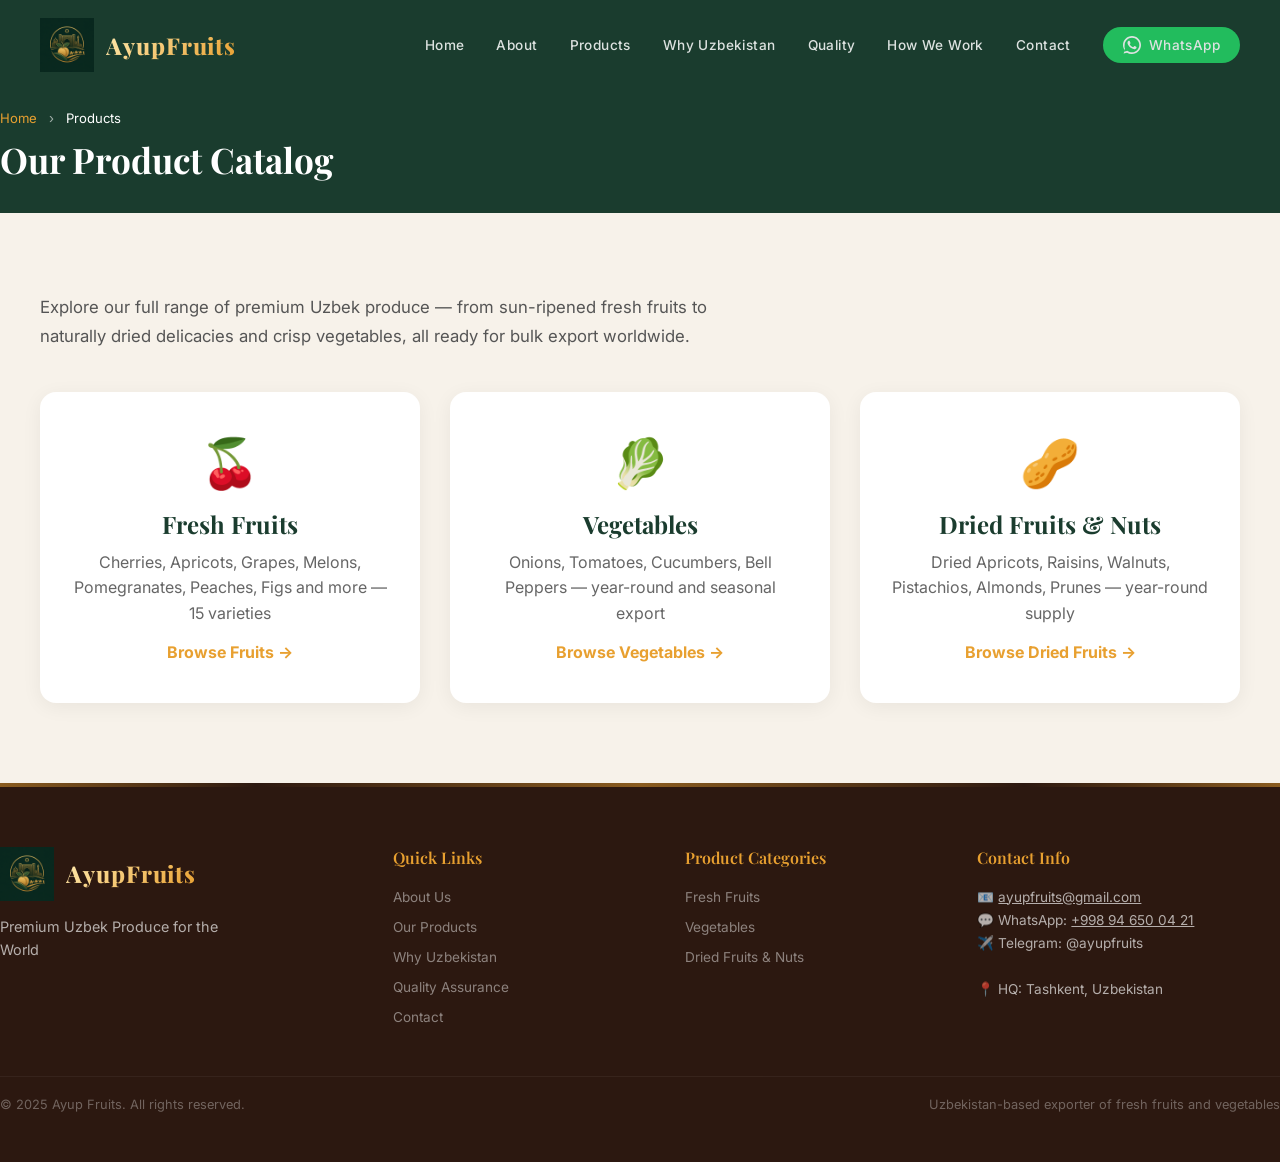
<file: products/index.html>
<!DOCTYPE html>
<html lang="en">
<head>
<meta charset="UTF-8">
<meta name="viewport" content="width=device-width, initial-scale=1.0">
<title>Our Products — Fresh Fruits, Vegetables &amp; Dried Fruits from Uzbekistan</title>
<meta name="description" content="Browse Ayup Fruits complete product catalog: 20+ varieties of fresh fruits, vegetables, and dried fruits exported from Uzbekistan. Cherries, apricots, grapes, melons, dried apricots, walnuts, and more.">
<link rel="canonical" href="https://ayupfruits.com/products/">
<link rel="alternate" hreflang="en" href="https://ayupfruits.com/products/">
<link rel="alternate" hreflang="x-default" href="https://ayupfruits.com/products/">
<link rel="icon" type="image/png" sizes="48x48" href="../favicon.png">
<link rel="icon" type="image/png" sizes="32x32" href="../favicon-32x32.png">
<link rel="icon" type="image/png" sizes="16x16" href="../favicon-16x16.png">
<link rel="apple-touch-icon" sizes="180x180" href="../apple-touch-icon.png">
<link rel="preconnect" href="https://fonts.googleapis.com">
<link rel="preconnect" href="https://fonts.gstatic.com" crossorigin>
<link href="https://fonts.googleapis.com/css2?family=Inter:wght@400;500;600;700&family=Playfair+Display:ital,wght@0,400;0,600;0,700;0,800;1,400&display=swap" rel="stylesheet">
<!-- Google Analytics 4 — replace G-GHY3D572EW with your Measurement ID -->
<script async src="https://www.googletagmanager.com/gtag/js?id=G-GHY3D572EW"></script>
<script>
  window.dataLayer = window.dataLayer || [];
  function gtag(){dataLayer.push(arguments);}
  gtag('js', new Date());
  gtag('config', 'G-GHY3D572EW', {
    page_title: document.title,
    page_location: window.location.href
  });
</script>
<link rel="stylesheet" href="../styles.css">
<script type="application/ld+json">
{
  "@context": "https://schema.org",
  "@type": "BreadcrumbList",
  "itemListElement": [
    {"@type": "ListItem", "position": 1, "name": "Home", "item": "https://ayupfruits.com/"},
    {"@type": "ListItem", "position": 2, "name": "Products", "item": "https://ayupfruits.com/products/"}
  ]
}
</script>
</head>
<body>

<nav id="navbar" class="scrolled">
  <div class="container nav-inner">
    <a href="../" class="nav-logo">
      <img src="../logo.png" alt="Ayup Fruits">
      <span>AyupFruits</span>
    </a>
    <div class="nav-links">
      <a href="../">Home</a>
      <a href="../about/">About</a>
      <a href="../products/">Products</a>
      <a href="../why-uzbekistan/">Why Uzbekistan</a>
      <a href="../quality/">Quality</a>
      <a href="../how-we-work/">How We Work</a>
      <a href="../contact/">Contact</a>
      <a href="https://wa.me/998946500421" class="nav-wa-btn" target="_blank" rel="noopener" title="EU Sales Office">
        <svg viewBox="0 0 24 24" fill="currentColor"><path d="M17.472 14.382c-.297-.149-1.758-.867-2.03-.967-.273-.099-.471-.148-.67.15-.197.297-.767.966-.94 1.164-.173.199-.347.223-.644.075-.297-.15-1.255-.463-2.39-1.475-.883-.788-1.48-1.761-1.653-2.059-.173-.297-.018-.458.13-.606.134-.133.298-.347.446-.52.149-.174.198-.298.298-.497.099-.198.05-.371-.025-.52-.075-.149-.669-1.612-.916-2.207-.242-.579-.487-.5-.669-.51-.173-.008-.371-.01-.57-.01-.198 0-.52.074-.792.372-.272.297-1.04 1.016-1.04 2.479 0 1.462 1.065 2.875 1.213 3.074.149.198 2.096 3.2 5.077 4.487.709.306 1.262.489 1.694.625.712.227 1.36.195 1.871.118.571-.085 1.758-.719 2.006-1.413.248-.694.248-1.289.173-1.413-.074-.124-.272-.198-.57-.347z"/><path d="M12 0C5.373 0 0 5.373 0 12c0 2.625.846 5.059 2.284 7.034L.789 23.492l4.634-1.215A11.95 11.95 0 0012 24c6.627 0 12-5.373 12-12S18.627 0 12 0zm0 21.75c-2.115 0-4.107-.628-5.764-1.707l-.413-.248-4.283 1.123 1.143-4.175-.272-.432A9.71 9.71 0 012.25 12c0-5.385 4.365-9.75 9.75-9.75s9.75 4.365 9.75 9.75-4.365 9.75-9.75 9.75z"/></svg>
        WhatsApp
      </a>
    </div>
    <button class="hamburger" id="hamburgerBtn" aria-label="Toggle menu">
      <span></span><span></span><span></span>
    </button>
  </div>
</nav>
<div class="mobile-menu" id="mobileMenu">
  <a href="../" class="mobile-link">Home</a>
  <a href="../about/" class="mobile-link">About</a>
  <a href="../products/" class="mobile-link">Products</a>
  <a href="../why-uzbekistan/" class="mobile-link">Why Uzbekistan</a>
  <a href="../quality/" class="mobile-link">Quality</a>
  <a href="../how-we-work/" class="mobile-link">How We Work</a>
  <a href="../contact/" class="mobile-link">Contact</a>
</div>

<!-- Breadcrumb -->
<div style="padding: 90px 0 0; background: var(--green);">
  <div class="container" style="padding: 20px 0 30px;">
    <nav style="font-size: 0.82rem; color: rgba(255,255,255,0.6);">
      <a href="../" style="color: var(--gold); text-decoration: none;">Home</a>
      <span style="margin: 0 8px;">›</span>
      <span style="color: #fff;">Products</span>
    </nav>
    <h1 style="font-family: 'Playfair Display', serif; color: #fff; font-size: 2.2rem; margin-top: 10px;">Our Product Catalog</h1>
  </div>
</div>

<section style="padding: 80px 0; background: var(--ivory);">
  <div class="container">
    <p class="section-body" style="max-width: 700px; margin-bottom: 40px; color: #555;">Explore our full range of premium Uzbek produce — from sun-ripened fresh fruits to naturally dried delicacies and crisp vegetables, all ready for bulk export worldwide.</p>
    <div style="display: grid; grid-template-columns: repeat(auto-fit, minmax(280px, 1fr)); gap: 30px;">
      <a href="fresh-fruits/" style="display: block; padding: 40px 30px; background: white; border-radius: 16px; box-shadow: 0 4px 20px rgba(0,0,0,0.06); text-decoration: none; text-align: center; transition: transform 0.3s ease, box-shadow 0.3s ease; border: 1px solid transparent;" onmouseover="this.style.transform='translateY(-4px)';this.style.boxShadow='0 8px 30px rgba(0,0,0,0.1)';this.style.borderColor='var(--gold)'" onmouseout="this.style.transform='none';this.style.boxShadow='0 4px 20px rgba(0,0,0,0.06)';this.style.borderColor='transparent'">
        <div style="font-size: 3rem; margin-bottom: 16px;">🍒</div>
        <h2 style="font-family: Playfair Display, serif; color: var(--green); font-size: 1.5rem; margin-bottom: 10px;">Fresh Fruits</h2>
        <p style="color: #666; line-height: 1.6;">Cherries, Apricots, Grapes, Melons, Pomegranates, Peaches, Figs and more — 15 varieties</p>
        <span style="display: inline-block; margin-top: 15px; color: var(--gold); font-weight: 700;">Browse Fruits →</span>
      </a>
      <a href="vegetables/" style="display: block; padding: 40px 30px; background: white; border-radius: 16px; box-shadow: 0 4px 20px rgba(0,0,0,0.06); text-decoration: none; text-align: center; transition: transform 0.3s ease, box-shadow 0.3s ease; border: 1px solid transparent;" onmouseover="this.style.transform='translateY(-4px)';this.style.boxShadow='0 8px 30px rgba(0,0,0,0.1)';this.style.borderColor='var(--gold)'" onmouseout="this.style.transform='none';this.style.boxShadow='0 4px 20px rgba(0,0,0,0.06)';this.style.borderColor='transparent'">
        <div style="font-size: 3rem; margin-bottom: 16px;">🥬</div>
        <h2 style="font-family: Playfair Display, serif; color: var(--green); font-size: 1.5rem; margin-bottom: 10px;">Vegetables</h2>
        <p style="color: #666; line-height: 1.6;">Onions, Tomatoes, Cucumbers, Bell Peppers — year-round and seasonal export</p>
        <span style="display: inline-block; margin-top: 15px; color: var(--gold); font-weight: 700;">Browse Vegetables →</span>
      </a>
      <a href="dried-fruits/" style="display: block; padding: 40px 30px; background: white; border-radius: 16px; box-shadow: 0 4px 20px rgba(0,0,0,0.06); text-decoration: none; text-align: center; transition: transform 0.3s ease, box-shadow 0.3s ease; border: 1px solid transparent;" onmouseover="this.style.transform='translateY(-4px)';this.style.boxShadow='0 8px 30px rgba(0,0,0,0.1)';this.style.borderColor='var(--gold)'" onmouseout="this.style.transform='none';this.style.boxShadow='0 4px 20px rgba(0,0,0,0.06)';this.style.borderColor='transparent'">
        <div style="font-size: 3rem; margin-bottom: 16px;">🥜</div>
        <h2 style="font-family: Playfair Display, serif; color: var(--green); font-size: 1.5rem; margin-bottom: 10px;">Dried Fruits &amp; Nuts</h2>
        <p style="color: #666; line-height: 1.6;">Dried Apricots, Raisins, Walnuts, Pistachios, Almonds, Prunes — year-round supply</p>
        <span style="display: inline-block; margin-top: 15px; color: var(--gold); font-weight: 700;">Browse Dried Fruits →</span>
      </a>
    </div>
  </div>
</section>

<footer id="footer">
  <div class="footer-ornament-strip"></div>
  <div class="container footer-content">
    <div class="footer-grid">
      <div class="footer-brand">
        <a href="../" class="nav-logo">
          <img src="../logo.png" alt="Ayup Fruits">
          <span>AyupFruits</span>
        </a>
        <p>Premium Uzbek Produce for the World</p>
      </div>
      <div class="footer-col">
        <h4>Quick Links</h4>
        <ul>
          <li><a href="../about/">About Us</a></li>
          <li><a href="../products/">Our Products</a></li>
          <li><a href="../why-uzbekistan/">Why Uzbekistan</a></li>
          <li><a href="../quality/">Quality Assurance</a></li>
          <li><a href="../contact/">Contact</a></li>
        </ul>
      </div>
      <div class="footer-col">
        <h4>Product Categories</h4>
        <ul>
          <li><a href="../products/fresh-fruits/">Fresh Fruits</a></li>
          <li><a href="../products/vegetables/">Vegetables</a></li>
          <li><a href="../products/dried-fruits/">Dried Fruits & Nuts</a></li>
        </ul>
      </div>
      <div class="footer-col">
        <h4>Contact Info</h4>
        <p>
          📧 <a href="mailto:ayupfruits@gmail.com" style="color:inherit;text-decoration:underline;">ayupfruits@gmail.com</a><br>
          💬 WhatsApp: <a href="https://wa.me/998946500421" style="color:inherit;text-decoration:underline;" target="_blank">+998 94 650 04 21</a><br>
          ✈️ Telegram: @ayupfruits<br><br>
          📍 HQ: Tashkent, Uzbekistan
        </p>
      </div>
    </div>
    <div class="footer-bottom">
      <span>© 2025 Ayup Fruits. All rights reserved.</span>
      <span>Uzbekistan-based exporter of fresh fruits and vegetables</span>
    </div>
  </div>
</footer>

<script src="../scripts.js"></script>
<div id="google_translate_element" style="display:none"></div>
<script type="text/javascript" src="//translate.google.com/translate_a/element.js?cb=googleTranslateElementInit"></script>
</body>
</html>
</file>
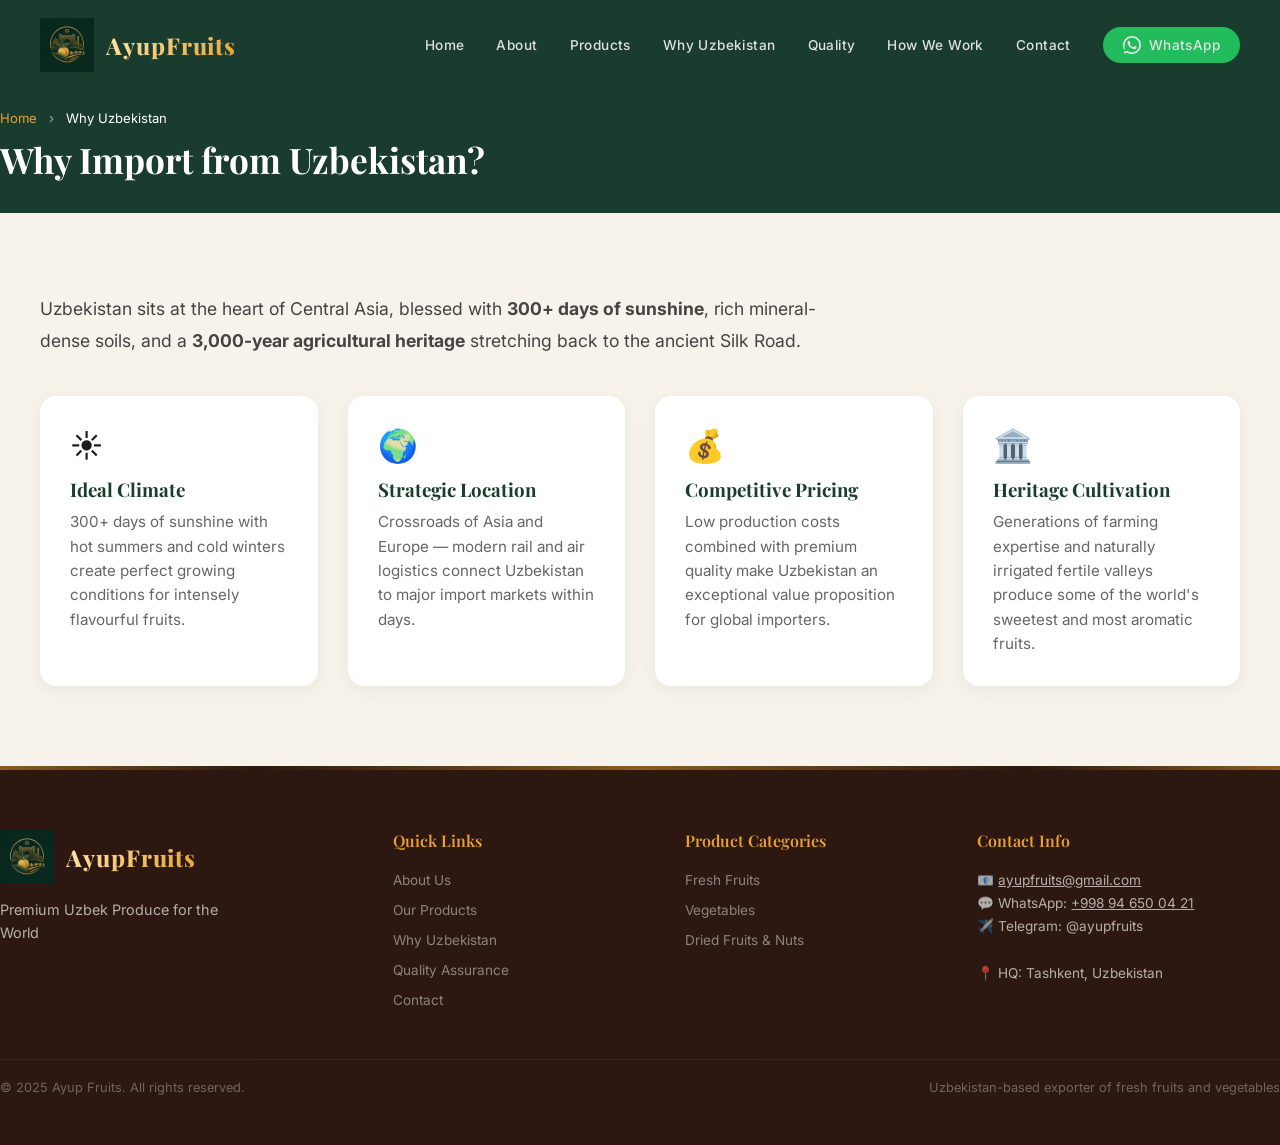
<file: why-uzbekistan/index.html>
<!DOCTYPE html>
<html lang="en">
<head>
<meta charset="UTF-8">
<meta name="viewport" content="width=device-width, initial-scale=1.0">
<title>Why Uzbekistan — The Heart of Silk Road Agriculture</title>
<meta name="description" content="Discover why Uzbekistan is a top fruit exporter: fertile valleys, 300+ days of sunshine, ancient agricultural heritage, and modern export infrastructure along the Silk Road.">
<link rel="canonical" href="https://ayupfruits.com/why-uzbekistan/">
<link rel="alternate" hreflang="en" href="https://ayupfruits.com/why-uzbekistan/">
<link rel="alternate" hreflang="x-default" href="https://ayupfruits.com/why-uzbekistan/">
<link rel="icon" type="image/png" sizes="48x48" href="../favicon.png">
<link rel="icon" type="image/png" sizes="32x32" href="../favicon-32x32.png">
<link rel="icon" type="image/png" sizes="16x16" href="../favicon-16x16.png">
<link rel="apple-touch-icon" sizes="180x180" href="../apple-touch-icon.png">
<link rel="preconnect" href="https://fonts.googleapis.com">
<link rel="preconnect" href="https://fonts.gstatic.com" crossorigin>
<link href="https://fonts.googleapis.com/css2?family=Inter:wght@400;500;600;700&family=Playfair+Display:ital,wght@0,400;0,600;0,700;0,800;1,400&display=swap" rel="stylesheet">
<!-- Google Analytics 4 — replace G-GHY3D572EW with your Measurement ID -->
<script async src="https://www.googletagmanager.com/gtag/js?id=G-GHY3D572EW"></script>
<script>
  window.dataLayer = window.dataLayer || [];
  function gtag(){dataLayer.push(arguments);}
  gtag('js', new Date());
  gtag('config', 'G-GHY3D572EW', {
    page_title: document.title,
    page_location: window.location.href
  });
</script>
<link rel="stylesheet" href="../styles.css">
<script type="application/ld+json">
{
  "@context": "https://schema.org",
  "@type": "BreadcrumbList",
  "itemListElement": [
    {"@type": "ListItem", "position": 1, "name": "Home", "item": "https://ayupfruits.com/"},
    {"@type": "ListItem", "position": 2, "name": "Why Uzbekistan", "item": "https://ayupfruits.com/why-uzbekistan/"}
  ]
}
</script>
</head>
<body>

<nav id="navbar" class="scrolled">
  <div class="container nav-inner">
    <a href="../" class="nav-logo">
      <img src="../logo.png" alt="Ayup Fruits">
      <span>AyupFruits</span>
    </a>
    <div class="nav-links">
      <a href="../">Home</a>
      <a href="../about/">About</a>
      <a href="../products/">Products</a>
      <a href="../why-uzbekistan/">Why Uzbekistan</a>
      <a href="../quality/">Quality</a>
      <a href="../how-we-work/">How We Work</a>
      <a href="../contact/">Contact</a>
      <a href="https://wa.me/998946500421" class="nav-wa-btn" target="_blank" rel="noopener" title="EU Sales Office">
        <svg viewBox="0 0 24 24" fill="currentColor"><path d="M17.472 14.382c-.297-.149-1.758-.867-2.03-.967-.273-.099-.471-.148-.67.15-.197.297-.767.966-.94 1.164-.173.199-.347.223-.644.075-.297-.15-1.255-.463-2.39-1.475-.883-.788-1.48-1.761-1.653-2.059-.173-.297-.018-.458.13-.606.134-.133.298-.347.446-.52.149-.174.198-.298.298-.497.099-.198.05-.371-.025-.52-.075-.149-.669-1.612-.916-2.207-.242-.579-.487-.5-.669-.51-.173-.008-.371-.01-.57-.01-.198 0-.52.074-.792.372-.272.297-1.04 1.016-1.04 2.479 0 1.462 1.065 2.875 1.213 3.074.149.198 2.096 3.2 5.077 4.487.709.306 1.262.489 1.694.625.712.227 1.36.195 1.871.118.571-.085 1.758-.719 2.006-1.413.248-.694.248-1.289.173-1.413-.074-.124-.272-.198-.57-.347z"/><path d="M12 0C5.373 0 0 5.373 0 12c0 2.625.846 5.059 2.284 7.034L.789 23.492l4.634-1.215A11.95 11.95 0 0012 24c6.627 0 12-5.373 12-12S18.627 0 12 0zm0 21.75c-2.115 0-4.107-.628-5.764-1.707l-.413-.248-4.283 1.123 1.143-4.175-.272-.432A9.71 9.71 0 012.25 12c0-5.385 4.365-9.75 9.75-9.75s9.75 4.365 9.75 9.75-4.365 9.75-9.75 9.75z"/></svg>
        WhatsApp
      </a>
    </div>
    <button class="hamburger" id="hamburgerBtn" aria-label="Toggle menu">
      <span></span><span></span><span></span>
    </button>
  </div>
</nav>
<div class="mobile-menu" id="mobileMenu">
  <a href="../" class="mobile-link">Home</a>
  <a href="../about/" class="mobile-link">About</a>
  <a href="../products/" class="mobile-link">Products</a>
  <a href="../why-uzbekistan/" class="mobile-link">Why Uzbekistan</a>
  <a href="../quality/" class="mobile-link">Quality</a>
  <a href="../how-we-work/" class="mobile-link">How We Work</a>
  <a href="../contact/" class="mobile-link">Contact</a>
</div>

<!-- Breadcrumb -->
<div style="padding: 90px 0 0; background: var(--green);">
  <div class="container" style="padding: 20px 0 30px;">
    <nav style="font-size: 0.82rem; color: rgba(255,255,255,0.6);">
      <a href="../" style="color: var(--gold); text-decoration: none;">Home</a>
      <span style="margin: 0 8px;">›</span>
      <span style="color: #fff;">Why Uzbekistan</span>
    </nav>
    <h1 style="font-family: 'Playfair Display', serif; color: #fff; font-size: 2.2rem; margin-top: 10px;">Why Import from Uzbekistan?</h1>
  </div>
</div>

<section style="padding: 80px 0; background: var(--ivory);">
  <div class="container">
    <p class="section-body" style="max-width: 800px; margin-bottom: 40px; font-size: 1.1rem; line-height: 1.8; color: #444;">Uzbekistan sits at the heart of Central Asia, blessed with <strong>300+ days of sunshine</strong>, rich mineral-dense soils, and a <strong>3,000-year agricultural heritage</strong> stretching back to the ancient Silk Road.</p>
    <div style="display: grid; grid-template-columns: repeat(auto-fit, minmax(250px, 1fr)); gap: 30px; margin-top: 30px;">
      <div style="padding: 30px; background: white; border-radius: 16px; box-shadow: 0 4px 20px rgba(0,0,0,0.06);"><div style="font-size: 2rem; margin-bottom: 12px;">☀️</div><h3 style="font-family: Playfair Display, serif; color: var(--green); margin-bottom: 8px;">Ideal Climate</h3><p style="color: #666; line-height: 1.6; font-size: 0.95rem;">300+ days of sunshine with hot summers and cold winters create perfect growing conditions for intensely flavourful fruits.</p></div>
      <div style="padding: 30px; background: white; border-radius: 16px; box-shadow: 0 4px 20px rgba(0,0,0,0.06);"><div style="font-size: 2rem; margin-bottom: 12px;">🌍</div><h3 style="font-family: Playfair Display, serif; color: var(--green); margin-bottom: 8px;">Strategic Location</h3><p style="color: #666; line-height: 1.6; font-size: 0.95rem;">Crossroads of Asia and Europe — modern rail and air logistics connect Uzbekistan to major import markets within days.</p></div>
      <div style="padding: 30px; background: white; border-radius: 16px; box-shadow: 0 4px 20px rgba(0,0,0,0.06);"><div style="font-size: 2rem; margin-bottom: 12px;">💰</div><h3 style="font-family: Playfair Display, serif; color: var(--green); margin-bottom: 8px;">Competitive Pricing</h3><p style="color: #666; line-height: 1.6; font-size: 0.95rem;">Low production costs combined with premium quality make Uzbekistan an exceptional value proposition for global importers.</p></div>
      <div style="padding: 30px; background: white; border-radius: 16px; box-shadow: 0 4px 20px rgba(0,0,0,0.06);"><div style="font-size: 2rem; margin-bottom: 12px;">🏛️</div><h3 style="font-family: Playfair Display, serif; color: var(--green); margin-bottom: 8px;">Heritage Cultivation</h3><p style="color: #666; line-height: 1.6; font-size: 0.95rem;">Generations of farming expertise and naturally irrigated fertile valleys produce some of the world's sweetest and most aromatic fruits.</p></div>
    </div>
  </div>
</section>

<footer id="footer">
  <div class="footer-ornament-strip"></div>
  <div class="container footer-content">
    <div class="footer-grid">
      <div class="footer-brand">
        <a href="../" class="nav-logo">
          <img src="../logo.png" alt="Ayup Fruits">
          <span>AyupFruits</span>
        </a>
        <p>Premium Uzbek Produce for the World</p>
      </div>
      <div class="footer-col">
        <h4>Quick Links</h4>
        <ul>
          <li><a href="../about/">About Us</a></li>
          <li><a href="../products/">Our Products</a></li>
          <li><a href="../why-uzbekistan/">Why Uzbekistan</a></li>
          <li><a href="../quality/">Quality Assurance</a></li>
          <li><a href="../contact/">Contact</a></li>
        </ul>
      </div>
      <div class="footer-col">
        <h4>Product Categories</h4>
        <ul>
          <li><a href="../products/fresh-fruits/">Fresh Fruits</a></li>
          <li><a href="../products/vegetables/">Vegetables</a></li>
          <li><a href="../products/dried-fruits/">Dried Fruits & Nuts</a></li>
        </ul>
      </div>
      <div class="footer-col">
        <h4>Contact Info</h4>
        <p>
          📧 <a href="mailto:ayupfruits@gmail.com" style="color:inherit;text-decoration:underline;">ayupfruits@gmail.com</a><br>
          💬 WhatsApp: <a href="https://wa.me/998946500421" style="color:inherit;text-decoration:underline;" target="_blank">+998 94 650 04 21</a><br>
          ✈️ Telegram: @ayupfruits<br><br>
          📍 HQ: Tashkent, Uzbekistan
        </p>
      </div>
    </div>
    <div class="footer-bottom">
      <span>© 2025 Ayup Fruits. All rights reserved.</span>
      <span>Uzbekistan-based exporter of fresh fruits and vegetables</span>
    </div>
  </div>
</footer>

<script src="../scripts.js"></script>
<div id="google_translate_element" style="display:none"></div>
<script type="text/javascript" src="//translate.google.com/translate_a/element.js?cb=googleTranslateElementInit"></script>
</body>
</html>
</file>
<file: styles.css>
/* ============================================
   RESET & BASE
   ============================================ */
*, *::before, *::after { margin: 0; padding: 0; box-sizing: border-box; }
html { scroll-behavior: smooth; font-size: 16px; }
body {
  font-family: 'Inter', sans-serif;
  color: #1C1C1C;
  background: #F7F2EA;
  overflow-x: hidden;
  -webkit-font-smoothing: antialiased;
}
img { max-width: 100%; height: auto; display: block; }
a { text-decoration: none; color: inherit; }
ul { list-style: none; }
button { cursor: pointer; border: none; font-family: inherit; }

/* ============================================
   DESIGN TOKENS
   ============================================ */
:root {
  --green: #1A3C2E;
  --gold: #E8A030;
  --ivory: #F7F2EA;
  --brown: #2C1810;
  --white: #FFFFFF;
  --graphite: #1C1C1C;
  --gold-light: #F0B840;
  --green-dark: #142E23;
  --transition: 0.35s cubic-bezier(0.4, 0, 0.2, 1);
}

/* ============================================
   UTILITY
   ============================================ */
.container {
  max-width: 1280px;
  margin: 0 auto;
  padding: 0 40px;
}
.eyebrow {
  font-family: 'Inter', sans-serif;
  font-size: 0.75rem;
  font-weight: 600;
  letter-spacing: 0.15em;
  text-transform: uppercase;
  color: var(--gold);
  margin-bottom: 12px;
  display: inline-block;
}
.section-heading {
  font-family: 'Playfair Display', serif;
  font-size: clamp(1.8rem, 4vw, 2.8rem);
  font-weight: 700;
  line-height: 1.2;
  margin-bottom: 20px;
}
.section-body {
  font-size: 1.05rem;
  line-height: 1.75;
  color: #555;
  max-width: 680px;
}

/* reveal animation */
.reveal {
  opacity: 0;
  transform: translateY(40px);
  transition: opacity 0.8s var(--transition), transform 0.8s var(--transition);
}
.reveal.visible {
  opacity: 1;
  transform: translateY(0);
}

/* ============================================
   NAVBAR
   ============================================ */
#navbar {
  position: fixed;
  top: 0; left: 0; right: 0;
  z-index: 1000;
  padding: 18px 0;
  transition: background var(--transition), padding var(--transition), box-shadow var(--transition);
}
#navbar.scrolled {
  background: var(--green);
  padding: 10px 0;
  box-shadow: 0 4px 30px rgba(0,0,0,0.25);
}
.nav-inner {
  display: flex;
  align-items: center;
  justify-content: space-between;
}
.nav-logo {
  display: flex;
  align-items: center;
  gap: 12px;
}
.nav-logo img {
  height: 54px;
  width: auto;
  display: block;
  object-fit: contain;
  transition: height var(--transition);
}
#navbar.scrolled .nav-logo img {
  height: 44px;
}
.nav-logo span {
  font-family: 'Playfair Display', serif;
  font-size: 1.45rem;
  font-weight: 800;
  background: linear-gradient(135deg, #FFEAB0 0%, #E8A030 100%);
  -webkit-background-clip: text;
  -webkit-text-fill-color: transparent;
  letter-spacing: 0.04em;
  display: inline-block;
}
.nav-links {
  display: flex;
  align-items: center;
  gap: 32px;
}
.nav-links a {
  font-size: 0.85rem;
  font-weight: 500;
  color: var(--white);
  opacity: 0.85;
  transition: opacity var(--transition), color var(--transition);
  letter-spacing: 0.03em;
}
.nav-links a:hover { opacity: 1; color: var(--gold); }
.nav-wa-btn {
  display: inline-flex;
  align-items: center;
  gap: 8px;
  background: #25D366;
  color: var(--white);
  padding: 9px 20px;
  border-radius: 50px;
  font-size: 0.82rem;
  font-weight: 600;
  transition: transform var(--transition), box-shadow var(--transition);
}
.nav-wa-btn:hover {
  transform: translateY(-2px);
  box-shadow: 0 6px 20px rgba(37,211,102,0.35);
}
.nav-wa-btn svg { width: 18px; height: 18px; }

/* Hamburger */
.hamburger {
  display: none;
  flex-direction: column;
  gap: 5px;
  background: none;
  padding: 4px;
}
.hamburger span {
  display: block;
  width: 26px;
  height: 2.5px;
  background: var(--white);
  border-radius: 2px;
  transition: transform var(--transition), opacity var(--transition);
}
.hamburger.active span:nth-child(1) { transform: rotate(45deg) translate(5px, 5px); }
.hamburger.active span:nth-child(2) { opacity: 0; }
.hamburger.active span:nth-child(3) { transform: rotate(-45deg) translate(6px, -6px); }

/* Mobile menu */
.mobile-menu {
  display: none;
  position: fixed;
  top: 0; left: 0; right: 0; bottom: 0;
  background: var(--green);
  z-index: 999;
  flex-direction: column;
  align-items: center;
  justify-content: center;
  gap: 28px;
  opacity: 0;
  transition: opacity 0.4s ease;
}
.mobile-menu.open { display: flex; opacity: 1; }
.mobile-menu a {
  font-family: 'Playfair Display', serif;
  font-size: 1.5rem;
  color: var(--white);
  transition: color var(--transition);
}
.mobile-menu a:hover { color: var(--gold); }

/* ============================================
   HERO
   ============================================ */
#hero {
  position: relative;
  min-height: 100vh;
  display: flex;
  flex-direction: column;
  justify-content: center;
  background: var(--green-dark);
  overflow: hidden;
}
.hero-bg {
  position: absolute;
  inset: 0;
  background-image: url('silk-road-bg.jpg');
  background-size: cover;
  background-position: center;
  transform: scale(1.15);
  will-change: transform;
  z-index: 0;
}
.hero-bg-overlay {
  position: absolute;
  inset: 0;
  background: linear-gradient(to right, rgba(20,40,30,0.96) 0%, rgba(20,40,30,0.85) 45%, rgba(20,40,30,0.3) 100%);
  z-index: 1;
}
.hero-bg-overlay::after {
  content: '';
  position: absolute;
  inset: 0;
  background: linear-gradient(180deg, rgba(20,40,30,0.2) 0%, rgba(20,40,30,0.96) 100%);
}
.hero-ornament {
  position: absolute;
  inset: 0;
  opacity: 0.08;
  pointer-events: none;
  z-index: 2;
  mix-blend-mode: overlay;
}
.hero-shimmer {
  position: absolute;
  top: 0; left: -100%;
  width: 100%; height: 100%;
  background: linear-gradient(90deg, transparent 0%, rgba(232,160,48,0.05) 50%, transparent 100%);
  animation: shimmer 6s ease-in-out infinite;
  pointer-events: none;
  z-index: 2;
}
@keyframes shimmer {
  0% { left: -100%; }
  100% { left: 100%; }
}
.hero-content {
  position: relative;
  z-index: 3;
  max-width: 820px;
  padding-top: 120px;
}
.hero-content h1 {
  font-family: 'Playfair Display', serif;
  font-size: clamp(3rem, 7vw, 5.2rem);
  font-weight: 800;
  color: var(--white);
  line-height: 1.05;
  margin-bottom: 18px;
}
.hero-title-gradient {
  background: linear-gradient(135deg, #FFEAB0 0%, #F5D380 25%, #E8A030 50%, #C88015 75%, #905000 100%);
  -webkit-background-clip: text;
  -webkit-text-fill-color: transparent;
  display: inline-block;
  filter: drop-shadow(0 2px 10px rgba(0,0,0,0.55));
}
.hero-sub {
  font-size: clamp(1.05rem, 2vw, 1.35rem);
  color: var(--gold);
  font-weight: 600;
  margin-bottom: 18px;
  letter-spacing: 0.02em;
  text-shadow: 0 2px 4px rgba(0,0,0,0.4);
}
.hero-body {
  font-size: 1.08rem;
  color: rgba(255,255,255,0.72);
  line-height: 1.75;
  max-width: 620px;
  margin-bottom: 38px;
  text-shadow: 0 1px 3px rgba(0,0,0,0.3);
}
.hero-btns {
  display: flex;
  gap: 18px;
  flex-wrap: wrap;
}
.btn-primary {
  display: inline-flex;
  align-items: center;
  gap: 8px;
  background: var(--gold);
  color: var(--brown);
  padding: 14px 32px;
  border-radius: 6px;
  font-weight: 600;
  font-size: 0.95rem;
  transition: transform var(--transition), box-shadow var(--transition), background var(--transition);
  position: relative;
  overflow: hidden;
}
.btn-primary::after {
  content: '';
  position: absolute;
  top: 0; left: -100%;
  width: 100%; height: 100%;
  background: linear-gradient(90deg, transparent, rgba(255,255,255,0.25), transparent);
  transition: left 0.5s;
}
.btn-primary:hover::after { left: 100%; }
.btn-primary:hover {
  transform: translateY(-2px);
  box-shadow: 0 8px 30px rgba(232,160,48,0.4);
}
.btn-secondary {
  display: inline-flex;
  align-items: center;
  gap: 8px;
  background: transparent;
  color: var(--white);
  padding: 14px 32px;
  border-radius: 6px;
  font-weight: 600;
  font-size: 0.95rem;
  border: 2px solid rgba(255,255,255,0.4);
  transition: border-color var(--transition), color var(--transition), transform var(--transition);
}
.btn-secondary:hover {
  border-color: var(--gold);
  color: var(--gold);
  transform: translateY(-2px);
}

/* Stats strip */
.hero-stats {
  position: relative;
  z-index: 2;
  display: grid;
  grid-template-columns: repeat(4, 1fr);
  gap: 16px;
  margin-top: 60px;
  padding-bottom: 50px;
}
.stat-item {
  text-align: center;
  position: relative;
  background: rgba(255,255,255,0.04);
  border: 1px solid rgba(232,160,48,0.2);
  border-radius: 20px;
  padding: 28px 16px 24px;
  backdrop-filter: blur(10px);
  -webkit-backdrop-filter: blur(10px);
  transition: transform 0.3s ease, box-shadow 0.3s ease, border-color 0.3s ease;
  overflow: hidden;
}
.stat-item::before {
  content: '';
  position: absolute;
  inset: 0;
  background: linear-gradient(135deg, rgba(232,160,48,0.06) 0%, rgba(255,234,176,0.03) 100%);
  border-radius: 20px;
  pointer-events: none;
}
.stat-item:hover {
  transform: translateY(-6px);
  box-shadow: 0 20px 50px rgba(232,160,48,0.15), 0 0 0 1px rgba(232,160,48,0.35);
  border-color: rgba(232,160,48,0.45);
}
/* Top gold line accent */
.stat-item::after {
  content: '';
  position: absolute;
  top: 0; left: 20%; right: 20%;
  height: 2px;
  background: linear-gradient(90deg, transparent, rgba(232,160,48,0.7), transparent);
  border-radius: 0 0 2px 2px;
}
.stat-icon {
  display: flex;
  align-items: center;
  justify-content: center;
  width: 80px;
  height: 80px;
  margin: 0 auto 12px;
  border-radius: 20px;
  position: relative;
  transition: transform 0.4s cubic-bezier(0.34, 1.56, 0.64, 1);
}
.stat-icon img {
  width: 100%;
  height: 100%;
  object-fit: cover;
}
/* Hover lift for icon */
.stat-item:hover .stat-icon {
  transform: scale(1.1) translateY(-4px);
}
.stat-number {
  font-family: 'Outfit', 'Inter', sans-serif;
  font-size: clamp(2.4rem, 4.5vw, 3.2rem);
  font-weight: 800;
  color: #ffffff;
  line-height: 1;
  margin-bottom: 8px;
  letter-spacing: -0.02em;
  text-shadow: 0 4px 12px rgba(0,0,0,0.4);
  transition: color 0.3s ease, text-shadow 0.3s ease;
}
.stat-item:hover .stat-number {
  color: var(--gold);
  text-shadow: 0 4px 20px rgba(232,160,48,0.4);
}
.stat-number .plus-sign {
  font-size: 50%;
  font-weight: 700;
  color: var(--gold);
  vertical-align: super;
  margin-left: 2px;
}
.stat-divider {
  width: 40px;
  height: 2px;
  background: linear-gradient(90deg, transparent, rgba(232,160,48,0.5), transparent);
  margin: 12px auto;
  border-radius: 2px;
}
.stat-label {
  font-size: 0.85rem;
  color: var(--gold);
  letter-spacing: 0.08em;
  text-transform: uppercase;
  font-weight: 700;
  font-family: 'Inter', 'Outfit', sans-serif;
  margin-bottom: 6px;
}
.stat-desc {
  font-size: 0.78rem;
  color: rgba(255,255,255,0.6);
  letter-spacing: 0.01em;
  font-weight: 400;
  line-height: 1.45;
}
@keyframes statPop {
  0% { opacity: 0; transform: translateY(24px) scale(0.93); }
  100% { opacity: 1; transform: translateY(0) scale(1); }
}
.stat-item.visible {
  animation: statPop 0.65s cubic-bezier(0.34, 1.56, 0.64, 1) forwards;
}
.stat-item.visible:nth-child(1) { animation-delay: 0.05s; }
.stat-item.visible:nth-child(2) { animation-delay: 0.15s; }
.stat-item.visible:nth-child(3) { animation-delay: 0.25s; }
.stat-item.visible:nth-child(4) { animation-delay: 0.35s; }

/* ============================================
   ABOUT
   ============================================ */
#about {
  position: relative;
  background: linear-gradient(to bottom, var(--ivory) 0%, #EFE8DC 100%);
  padding: 120px 0;
  overflow: hidden;
}
.about-grid {
  display: grid;
  grid-template-columns: 1fr 1fr;
  gap: 60px;
  align-items: center;
}
.about-image {
  position: relative;
  border-radius: 12px;
  overflow: hidden;
  aspect-ratio: 4/3;
}
.about-image img {
  width: 100%;
  height: 100%;
  object-fit: cover;
}
.about-image::after {
  content: '';
  position: absolute;
  inset: 0;
  border: 3px solid var(--gold);
  border-radius: 12px;
  opacity: 0.3;
  pointer-events: none;
}
.about-image .ornament-corner {
  position: absolute;
  width: 60px; height: 60px;
  opacity: 0.5;
}
.about-image .ornament-corner.tl { top: -4px; left: -4px; }
.about-image .ornament-corner.br { bottom: -4px; right: -4px; transform: rotate(180deg); }
.about-text .section-body { margin-bottom: 40px; }
.about-features {
  display: flex;
  flex-direction: column;
  gap: 20px;
}
.about-feature {
  display: flex;
  gap: 18px;
  align-items: flex-start;
  padding: 18px 20px;
  background: rgba(255, 255, 255, 0.6);
  border: 1px solid rgba(232, 160, 48, 0.15);
  border-radius: 16px;
  transition: transform 0.3s cubic-bezier(0.25, 0.46, 0.45, 0.94), box-shadow 0.3s ease, border-color 0.3s ease, background 0.3s ease;
}
.about-feature:hover {
  transform: translateY(-4px);
  box-shadow: 0 12px 32px rgba(232, 160, 48, 0.08);
  border-color: rgba(232, 160, 48, 0.35);
  background: #ffffff;
}
.about-feature-icon {
  flex-shrink: 0;
  width: 64px; height: 64px;
  border-radius: 12px;
  display: flex;
  align-items: center;
  justify-content: center;
  overflow: hidden;
}
.about-feature-icon img {
  width: 100%;
  height: 100%;
  object-fit: cover;
  mix-blend-mode: multiply; /* Removes the white background of the generated images */
}
.about-feature h4 {
  font-size: 1rem;
  font-weight: 700;
  margin-bottom: 6px;
  color: var(--green);
}
.about-feature p {
  font-size: 0.88rem;
  color: rgba(21, 63, 46, 0.7);
  line-height: 1.5;
  margin: 0;
}

/* ============================================
   PRODUCTS
   ============================================ */
#products {
  background: var(--white);
  padding: 120px 0;
}
.products-header {
  text-align: center;
  margin-bottom: 50px;
}
.products-header .section-body {
  margin: 0 auto;
}
.filter-tabs {
  display: flex;
  justify-content: center;
  gap: 8px;
  margin-bottom: 50px;
  flex-wrap: wrap;
}
.filter-tab {
  padding: 10px 24px;
  border-radius: 50px;
  font-size: 0.85rem;
  font-weight: 600;
  background: var(--ivory);
  color: var(--graphite);
  border: 2px solid transparent;
  transition: all var(--transition);
  letter-spacing: 0.03em;
}
.filter-tab:hover,
.filter-tab.active {
  background: var(--green);
  color: var(--white);
  border-color: var(--green);
}
.products-grid {
  display: grid;
  grid-template-columns: repeat(4, 1fr);
  gap: 24px;
}
.product-card {
  position: relative;
  background: var(--white);
  border-radius: 12px;
  overflow: hidden;
  border: 2px solid #eee;
  transition: transform var(--transition), border-color var(--transition), box-shadow var(--transition);
}
.product-card:hover {
  transform: translateY(-8px);
  border-color: var(--gold);
  box-shadow: 0 20px 50px rgba(232,160,48,0.15);
}
.product-card-img {
  aspect-ratio: 4/3;
  overflow: hidden;
  position: relative;
}
.product-card-img img,
.product-card-img video {
  width: 100%;
  height: 100%;
  object-fit: cover;
  transition: transform 0.5s ease;
}
.product-card:hover .product-card-img img,
.product-card:hover .product-card-img video {
  transform: scale(1.08);
}
.product-card-overlay {
  position: absolute;
  inset: 0;
  background: rgba(26,60,46,0.65);
  display: flex;
  align-items: center;
  justify-content: center;
  opacity: 0;
  transition: opacity var(--transition);
}
.product-card:hover .product-card-overlay { opacity: 1; }
.inquire-btn {
  padding: 10px 24px;
  background: var(--gold);
  color: var(--brown);
  border-radius: 6px;
  font-weight: 600;
  font-size: 0.85rem;
  transform: translateY(10px);
  transition: transform var(--transition);
}
.product-card:hover .inquire-btn { transform: translateY(0); }
.product-card-info {
  padding: 18px 20px;
}
.product-card-info h3 {
  font-family: 'Playfair Display', serif;
  font-size: 1.05rem;
  font-weight: 600;
  color: var(--green);
  margin-bottom: 4px;
}
.product-tag {
  font-size: 0.75rem;
  color: #999;
  letter-spacing: 0.04em;
}

/* corner ornament on product cards */
.product-card::before {
  content: '';
  position: absolute;
  top: 8px; right: 8px;
  width: 24px; height: 24px;
  border-top: 2px solid var(--gold);
  border-right: 2px solid var(--gold);
  opacity: 0;
  transition: opacity var(--transition);
  z-index: 3;
  border-radius: 0 6px 0 0;
}
.product-card::after {
  content: '';
  position: absolute;
  bottom: 8px; left: 8px;
  width: 24px; height: 24px;
  border-bottom: 2px solid var(--gold);
  border-left: 2px solid var(--gold);
  opacity: 0;
  transition: opacity var(--transition);
  z-index: 3;
  border-radius: 0 0 0 6px;
}
.product-card:hover::before,
.product-card:hover::after { opacity: 1; }

/* ============================================
   WHY UZBEKISTAN
   ============================================ */
#why-uzbekistan {
  background: var(--green);
  padding: 120px 0;
  position: relative;
  overflow: hidden;
}
.why-ornament {
  position: absolute;
  inset: 0;
  opacity: 0.04;
  pointer-events: none;
}
#why-uzbekistan .section-heading { color: var(--white); }
#why-uzbekistan .section-body { color: rgba(255,255,255,0.65); max-width: 720px; }
.why-header { margin-bottom: 60px; }
.why-features {
  display: grid;
  grid-template-columns: repeat(3, 1fr);
  gap: 30px;
  position: relative;
  z-index: 2;
}
.why-feature {
  background: rgba(255,255,255,0.06);
  border: 1px solid rgba(255,255,255,0.1);
  border-radius: 14px;
  padding: 36px 30px;
  transition: transform var(--transition), background var(--transition);
}
.why-feature:hover {
  transform: translateY(-6px);
  background: rgba(255,255,255,0.1);
}
.why-feature-icon {
  font-size: 2rem;
  margin-bottom: 16px;
}
.why-feature h3 {
  font-family: 'Playfair Display', serif;
  font-size: 1.2rem;
  font-weight: 600;
  color: var(--gold);
  margin-bottom: 10px;
}
.why-feature p {
  font-size: 0.92rem;
  color: rgba(255,255,255,0.55);
  line-height: 1.6;
}

/* ============================================
   QUALITY
   ============================================ */
#quality {
  background: var(--ivory);
  padding: 120px 0;
}
.quality-header {
  text-align: center;
  margin-bottom: 60px;
}
.quality-header .section-body { margin: 0 auto; }
.quality-grid {
  display: grid;
  grid-template-columns: repeat(4, 1fr);
  gap: 24px;
}
.quality-card {
  background: var(--white);
  border-radius: 14px;
  padding: 36px 28px;
  text-align: center;
  border: 2px solid transparent;
  transition: transform var(--transition), border-color var(--transition), box-shadow var(--transition);
}
.quality-card:hover {
  transform: translateY(-6px);
  border-color: var(--gold);
  box-shadow: 0 16px 40px rgba(0,0,0,0.06);
}
.quality-card-icon {
  width: 60px; height: 60px;
  margin: 0 auto 18px;
  background: var(--green);
  border-radius: 14px;
  display: flex;
  align-items: center;
  justify-content: center;
  font-size: 1.5rem;
}
.quality-card h3 {
  font-family: 'Playfair Display', serif;
  font-size: 1.05rem;
  font-weight: 600;
  color: var(--green);
}

/* ============================================
   CONTACT
   ============================================ */
#contact {
  background: var(--white);
  padding: 120px 0;
  position: relative;
}
.contact-ornament-tl {
  position: absolute;
  top: 0; left: 0;
  width: 120px; height: 120px;
  opacity: 0.15;
  pointer-events: none;
}
.contact-ornament-br {
  position: absolute;
  bottom: 0; right: 0;
  width: 120px; height: 120px;
  opacity: 0.15;
  pointer-events: none;
  transform: rotate(180deg);
}
.contact-header {
  text-align: center;
  margin-bottom: 50px;
}
.contact-header .section-body { margin: 0 auto; }
.contact-buttons {
  display: flex;
  justify-content: center;
  gap: 20px;
  margin-bottom: 60px;
  flex-wrap: wrap;
}
.contact-btn {
  display: inline-flex;
  align-items: center;
  gap: 12px;
  padding: 16px 32px;
  border-radius: 10px;
  font-weight: 600;
  font-size: 0.95rem;
  transition: transform var(--transition), box-shadow var(--transition);
}
.contact-btn:hover {
  transform: translateY(-3px);
}
.contact-btn svg { width: 22px; height: 22px; }
.contact-btn.whatsapp {
  background: #25D366;
  color: var(--white);
}
.contact-btn.whatsapp:hover { box-shadow: 0 8px 30px rgba(37,211,102,0.35); }
.contact-btn.telegram {
  background: #0088cc;
  color: var(--white);
}
.contact-btn.telegram:hover { box-shadow: 0 8px 30px rgba(0,136,204,0.35); }
.contact-btn.email {
  background: var(--graphite);
  color: var(--white);
}
.contact-btn.email:hover { box-shadow: 0 8px 30px rgba(28,28,28,0.25); }

.contact-form {
  max-width: 640px;
  margin: 0 auto;
  background: var(--ivory);
  padding: 48px 44px;
  border-radius: 16px;
  border: 1px solid #e8e0d4;
}
.form-row {
  display: grid;
  grid-template-columns: 1fr 1fr;
  gap: 16px;
  margin-bottom: 16px;
}
.form-group {
  display: flex;
  flex-direction: column;
}
.form-group.full { grid-column: 1 / -1; }
.form-group label {
  font-size: 0.82rem;
  font-weight: 600;
  color: var(--graphite);
  margin-bottom: 6px;
  letter-spacing: 0.02em;
}
.form-group input,
.form-group select,
.form-group textarea {
  padding: 12px 16px;
  border: 2px solid #ddd;
  border-radius: 8px;
  font-family: 'Inter', sans-serif;
  font-size: 0.92rem;
  background: var(--white);
  transition: border-color var(--transition);
  outline: none;
  color: var(--graphite);
}
.form-group input:focus,
.form-group select:focus,
.form-group textarea:focus {
  border-color: var(--gold);
}
.form-group textarea { resize: vertical; min-height: 100px; }
.form-submit {
  width: 100%;
  padding: 15px;
  background: var(--gold);
  color: var(--brown);
  border-radius: 8px;
  font-weight: 700;
  font-size: 1rem;
  margin-top: 8px;
  transition: transform var(--transition), box-shadow var(--transition);
  position: relative;
  overflow: hidden;
}
.form-submit::after {
  content: '';
  position: absolute;
  top: 0; left: -100%;
  width: 100%; height: 100%;
  background: linear-gradient(90deg, transparent, rgba(255,255,255,0.25), transparent);
  transition: left 0.5s;
}
.form-submit:hover::after { left: 100%; }
.form-submit:hover {
  transform: translateY(-2px);
  box-shadow: 0 8px 28px rgba(232,160,48,0.4);
}
.form-note {
  text-align: center;
  font-size: 0.78rem;
  color: #999;
  margin-top: 14px;
}

/* ============================================
   FOOTER
   ============================================ */
#footer {
  background: var(--brown);
  color: rgba(255,255,255,0.65);
  position: relative;
  overflow: hidden;
}
.footer-ornament-strip {
  width: 100%;
  height: 4px;
  background: linear-gradient(90deg, var(--gold), transparent 20%, var(--gold) 50%, transparent 80%, var(--gold));
  opacity: 0.5;
}
.footer-content {
  padding: 60px 0 30px;
}
.footer-grid {
  display: grid;
  grid-template-columns: 1.4fr 1fr 1fr 1.2fr;
  gap: 40px;
  margin-bottom: 40px;
}
.footer-brand .nav-logo { margin-bottom: 14px; }
.footer-brand p {
  font-size: 0.9rem;
  line-height: 1.6;
  max-width: 260px;
}
.footer-col h4 {
  font-family: 'Playfair Display', serif;
  font-size: 1rem;
  color: var(--gold);
  margin-bottom: 18px;
  font-weight: 600;
}
.footer-col ul li {
  margin-bottom: 10px;
}
.footer-col ul li a {
  font-size: 0.85rem;
  opacity: 0.7;
  transition: opacity var(--transition), color var(--transition);
}
.footer-col ul li a:hover { opacity: 1; color: var(--gold); }
.footer-col p {
  font-size: 0.85rem;
  line-height: 1.7;
}
.footer-bottom {
  border-top: 1px solid rgba(255,255,255,0.1);
  padding: 20px 0;
  display: flex;
  justify-content: space-between;
  align-items: center;
  font-size: 0.8rem;
  opacity: 0.5;
  flex-wrap: wrap;
  gap: 10px;
}

/* ============================================
   SECTION DIVIDER — ornamental
   ============================================ */
.section-divider {
  display: flex;
  justify-content: center;
  padding: 0;
  opacity: 0.3;
}

/* ============================================
   RESPONSIVE
   ============================================ */
@media (max-width: 1024px) {
  .products-grid { grid-template-columns: repeat(3, 1fr); }
  .footer-grid { grid-template-columns: repeat(2, 1fr); }
}
@media (max-width: 768px) {
  .container { padding: 0 20px; }
  .nav-links { display: none; }
  .hamburger { display: flex; }
  .hero-stats { grid-template-columns: repeat(2, 1fr); gap: 24px; }
  .stat-item:not(:last-child)::after { display: none; }
  .about-grid { grid-template-columns: 1fr; gap: 40px; }
  .products-grid { grid-template-columns: repeat(2, 1fr); }
  .why-features { grid-template-columns: 1fr; }
  .quality-grid { grid-template-columns: repeat(2, 1fr); }
  .form-row { grid-template-columns: 1fr; }
  .contact-form { padding: 32px 24px; }
  .footer-grid { grid-template-columns: 1fr; gap: 30px; }
  #about, #products, #why-uzbekistan, #quality, #contact { padding: 80px 0; }
}
@media (max-width: 480px) {
  .products-grid { grid-template-columns: 1fr; }
  .quality-grid { grid-template-columns: 1fr; }
  .hero-stats { grid-template-columns: 1fr; }
  .contact-buttons { flex-direction: column; align-items: center; }
  .hero-btns { flex-direction: column; }
  .hero-btns a { width: 100%; text-align: center; justify-content: center; }
}

/* ============================================
   TRADE SPECIFICATIONS (inside Quality)
   ============================================ */
.trade-specs {
  margin-top: 60px;
}
.trade-specs-title {
  text-align: center;
  margin-bottom: 40px;
}
.trade-specs-title .eyebrow {
  display: block;
  margin-bottom: 10px;
}
.trade-specs-title h3 {
  font-family: 'Playfair Display', serif;
  font-size: clamp(1.4rem, 2.5vw, 1.8rem);
  color: var(--green);
  font-weight: 700;
}
.trade-specs-grid {
  display: grid;
  grid-template-columns: repeat(4, 1fr);
  gap: 20px;
}
.trade-spec-card {
  background: rgba(255,255,255,0.65);
  border: 1px solid rgba(232,160,48,0.15);
  border-radius: 18px;
  padding: 28px 22px 24px;
  text-align: center;
  backdrop-filter: blur(8px);
  -webkit-backdrop-filter: blur(8px);
  transition: transform 0.3s ease, box-shadow 0.3s ease, border-color 0.3s ease;
  position: relative;
  overflow: hidden;
}
.trade-spec-card::before {
  content: '';
  position: absolute;
  top: 0; left: 25%; right: 25%;
  height: 2px;
  border-radius: 0 0 2px 2px;
  transition: left 0.3s ease, right 0.3s ease;
}
.trade-spec-card:nth-child(1)::before { background: linear-gradient(90deg, transparent, #40C4FF, transparent); }
.trade-spec-card:nth-child(2)::before { background: linear-gradient(90deg, transparent, #FF9800, transparent); }
.trade-spec-card:nth-child(3)::before { background: linear-gradient(90deg, transparent, #4CAF50, transparent); }
.trade-spec-card:nth-child(4)::before { background: linear-gradient(90deg, transparent, #BA68C8, transparent); }
.trade-spec-card:hover::before { left: 10%; right: 10%; }
.trade-spec-card:hover {
  transform: translateY(-5px);
  box-shadow: 0 16px 40px rgba(0,0,0,0.08);
  border-color: rgba(232,160,48,0.3);
}
.trade-spec-icon {
  width: 54px; height: 54px;
  border-radius: 16px;
  display: flex; align-items: center; justify-content: center;
  margin: 0 auto 16px;
  font-size: 1.5rem;
  transition: transform 0.3s ease;
}
.trade-spec-card:hover .trade-spec-icon { transform: scale(1.1); }
.trade-spec-card:nth-child(1) .trade-spec-icon { background: rgba(64,196,255,0.12); border: 1px solid rgba(64,196,255,0.3); }
.trade-spec-card:nth-child(2) .trade-spec-icon { background: rgba(255,152,0,0.12); border: 1px solid rgba(255,152,0,0.3); }
.trade-spec-card:nth-child(3) .trade-spec-icon { background: rgba(76,175,80,0.12); border: 1px solid rgba(76,175,80,0.3); }
.trade-spec-card:nth-child(4) .trade-spec-icon { background: rgba(186,104,200,0.12); border: 1px solid rgba(186,104,200,0.3); }
.trade-spec-icon svg { width: 26px; height: 26px; }
.trade-spec-card h4 {
  font-family: 'Playfair Display', serif;
  font-size: 1.05rem;
  color: var(--green);
  margin-bottom: 8px;
  font-weight: 700;
}
.trade-spec-card p {
  font-size: 0.82rem;
  color: #666;
  line-height: 1.55;
}
.trade-spec-card .spec-highlight {
  display: inline-block;
  margin-top: 10px;
  font-size: 0.72rem;
  font-weight: 700;
  letter-spacing: 0.06em;
  text-transform: uppercase;
  padding: 5px 14px;
  border-radius: 20px;
  background: rgba(232,160,48,0.1);
  color: #C88015;
}

/* ============================================
   HOW WE WORK — Process Timeline
   ============================================ */
#how-we-work {
  background: linear-gradient(180deg, #141414 0%, #1A1A1A 100%);
  padding: 100px 0 110px;
  position: relative;
  overflow: hidden;
}
#how-we-work::before {
  content: '';
  position: absolute;
  top: 0; left: 0; right: 0;
  height: 1px;
  background: linear-gradient(90deg, transparent, rgba(232,160,48,0.3), transparent);
}
.hww-header {
  text-align: center;
  margin-bottom: 60px;
}
.hww-header .eyebrow {
  color: #E8A030;
}
.hww-header h2 {
  font-family: 'Playfair Display', serif;
  font-size: clamp(1.8rem, 3vw, 2.6rem);
  color: #fff;
  font-weight: 700;
  margin-top: 12px;
}
.hww-header p {
  color: rgba(255,255,255,0.5);
  max-width: 600px;
  margin: 16px auto 0;
  font-size: 0.92rem;
  line-height: 1.6;
}

/* Timeline container */
.process-timeline {
  position: relative;
  max-width: 1100px;
  margin: 0 auto;
}
/* Connecting line */
.timeline-line {
  position: absolute;
  top: 42px;
  left: 60px;
  right: 60px;
  height: 2px;
  background: rgba(255,255,255,0.08);
  z-index: 0;
}
.timeline-line-fill {
  height: 100%;
  width: 0%;
  background: linear-gradient(90deg, #C88015, #E8A030, #FFEAB0, #E8A030, #C88015);
  border-radius: 2px;
  transition: width 1.5s cubic-bezier(0.4, 0, 0.2, 1);
}

/* Steps grid */
.process-steps {
  display: grid;
  grid-template-columns: repeat(6, 1fr);
  gap: 16px;
  position: relative;
  z-index: 1;
}

/* Individual step */
.process-step {
  text-align: center;
  opacity: 0;
  transform: translateY(20px);
  transition: opacity 0.5s ease, transform 0.5s ease;
}
.process-step.visible {
  opacity: 1;
  transform: translateY(0);
}

/* Step number circle */
.step-num {
  width: 48px; height: 48px;
  border-radius: 50%;
  display: flex; align-items: center; justify-content: center;
  margin: 0 auto 20px;
  font-family: 'Outfit', 'Inter', sans-serif;
  font-size: 1rem;
  font-weight: 800;
  color: #1A1A1A;
  background: linear-gradient(135deg, #FFEAB0 0%, #E8A030 100%);
  box-shadow: 0 4px 20px rgba(232,160,48,0.35), 0 0 0 4px rgba(232,160,48,0.1);
  position: relative;
  z-index: 2;
  transition: transform 0.3s ease, box-shadow 0.3s ease;
}
.process-step:hover .step-num {
  transform: scale(1.15);
  box-shadow: 0 6px 30px rgba(232,160,48,0.5), 0 0 0 6px rgba(232,160,48,0.15);
}

/* Step card body */
.step-card {
  background: rgba(255,255,255,0.85);
  border: 1px solid rgba(200,155,60,0.2);
  border-radius: 16px;
  padding: 22px 14px 20px;
  backdrop-filter: blur(6px);
  -webkit-backdrop-filter: blur(6px);
  transition: border-color 0.3s ease, background 0.3s ease, box-shadow 0.3s ease;
  box-shadow: 0 2px 12px rgba(0,0,0,0.06);
}
.process-step:hover .step-card {
  border-color: rgba(200,155,60,0.45);
  background: rgba(255,255,255,0.98);
  box-shadow: 0 6px 24px rgba(200,155,60,0.12);
}
.step-icon {
  margin-bottom: 12px;
}
.step-icon svg {
  width: 28px; height: 28px;
  opacity: 1;
}
.step-card h4 {
  font-family: 'Inter', 'Outfit', sans-serif;
  font-size: 0.82rem;
  font-weight: 700;
  color: var(--green, #153F2E);
  text-transform: uppercase;
  letter-spacing: 0.06em;
  margin-bottom: 8px;
}
.step-card p {
  font-size: 0.76rem;
  color: rgba(30, 50, 40, 0.65);
  line-height: 1.5;
}

/* Responsive: How We Work */
@media (max-width: 1024px) {
  .process-steps { grid-template-columns: repeat(3, 1fr); gap: 24px; }
  .timeline-line { display: none; }
  .trade-specs-grid { grid-template-columns: repeat(2, 1fr); }
}
@media (max-width: 768px) {
  .process-steps { grid-template-columns: repeat(2, 1fr); gap: 20px; }
  .trade-specs-grid { grid-template-columns: repeat(2, 1fr); }
  #how-we-work { padding: 70px 0 80px; }
}
@media (max-width: 480px) {
  .process-steps { grid-template-columns: 1fr; gap: 16px; }
  .trade-specs-grid { grid-template-columns: 1fr; }
}

/* ============================================
   B2B EXPANSIONS: Seasonality, Map, Modal, Certs
   ============================================ */

/* View toggle (Catalog vs Seasonality) */
.view-toggle-container {
  display: flex;
  justify-content: center;
  margin-top: -30px;
  margin-bottom: 40px;
  gap: 15px;
}
.toggle-btn {
  padding: 12px 28px;
  border-radius: 6px;
  font-size: 0.9rem;
  font-weight: 600;
  background: transparent;
  color: var(--green);
  border: 2px solid var(--green);
  transition: all var(--transition);
  display: inline-flex;
  align-items: center;
  gap: 8px;
}
.toggle-btn.active, .toggle-btn:hover {
  background: var(--green);
  color: var(--white);
}
.toggle-btn svg {
  width: 18px;
  height: 18px;
  fill: currentColor;
}

/* Seasonality Timeline Matrix */
.seasonality-wrapper {
  overflow-x: auto;
  background: var(--white);
  padding: 24px;
  border-radius: 12px;
  border: 2px solid #eee;
  margin-top: 20px;
}
.seasonality-table {
  width: 100%;
  border-collapse: collapse;
  min-width: 800px;
}
.seasonality-table th, .seasonality-table td {
  padding: 12px;
  text-align: center;
  font-size: 0.85rem;
  border: 1px solid #f0e6d6;
}
.seasonality-table th {
  background: var(--ivory);
  color: var(--green);
  font-weight: 700;
}
.seasonality-table td.product-label-cell {
  text-align: left;
  font-weight: 600;
  color: var(--green);
  width: 180px;
  cursor: pointer;
  transition: color var(--transition);
}
.seasonality-table td.product-label-cell:hover {
  color: var(--gold);
}
.season-bar {
  height: 14px;
  border-radius: 10px;
  margin: 0 auto;
  transition: transform 0.2s;
}
.season-bar:hover {
  transform: scaleY(1.3);
}
.season-bar.peak {
  background: var(--green);
  box-shadow: 0 0 8px rgba(26,60,46,0.3);
}
.season-bar.available {
  background: var(--gold);
  box-shadow: 0 0 8px rgba(232,160,30,0.3);
}
.season-bar.none {
  background: #f5eedf;
}
.season-legend {
  display: flex;
  justify-content: center;
  gap: 24px;
  margin-top: 20px;
  font-size: 0.82rem;
}
.legend-item {
  display: flex;
  align-items: center;
  gap: 8px;
  color: #666;
}
.legend-color {
  width: 16px;
  height: 16px;
  border-radius: 4px;
}
.legend-color.peak { background: var(--green); }
.legend-color.available { background: var(--gold); }
.legend-color.none { background: #f5eedf; }

/* Product Details Modal styling */
.modal-overlay {
  position: fixed;
  inset: 0;
  background: rgba(20,46,35,0.75);
  backdrop-filter: blur(8px);
  -webkit-backdrop-filter: blur(8px);
  z-index: 2000;
  display: flex;
  align-items: center;
  justify-content: center;
  opacity: 0;
  pointer-events: none;
  transition: opacity 0.4s var(--transition);
  padding: 20px;
}
.modal-overlay.open {
  opacity: 1;
  pointer-events: auto;
}
.modal-container {
  background: var(--white);
  width: 100%;
  max-width: 960px;
  border-radius: 16px;
  overflow: hidden;
  position: relative;
  box-shadow: 0 25px 60px rgba(0,0,0,0.35);
  border: 1px solid var(--gold);
  transform: scale(0.9);
  transition: transform 0.4s var(--transition);
  display: flex;
  max-height: 90vh;
}
.modal-overlay.open .modal-container {
  transform: scale(1);
}
.modal-close-btn {
  position: absolute;
  top: 15px; right: 15px;
  background: var(--white);
  border: 2px solid var(--gold);
  color: var(--green);
  width: 36px; height: 36px;
  border-radius: 50%;
  display: flex;
  align-items: center;
  justify-content: center;
  font-size: 1.25rem;
  z-index: 10;
  font-weight: 700;
  transition: all var(--transition);
  box-shadow: 0 4px 10px rgba(0,0,0,0.1);
}
.modal-close-btn:hover {
  background: var(--green);
  color: var(--white);
  transform: rotate(90deg);
}
.modal-layout {
  display: grid;
  grid-template-columns: 1.2fr 1fr;
  width: 100%;
  min-height: 540px;
}
/* NEW: Single unified media panel — full height left side */
.modal-media-panel {
  position: relative;
  overflow: hidden;
  background: #111;
  border-right: 4px solid var(--gold);
  min-height: 500px;
}
.modal-media-panel video,
.modal-media-panel img {
  position: absolute;
  inset: 0;
  width: 100%;
  height: 100%;
  object-fit: cover;
  display: block;
}
.modal-media-panel img {
  z-index: 1;
}
.modal-media-panel video {
  z-index: 2;
}
.modal-live-badge {
  position: absolute;
  bottom: 16px;
  left: 16px;
  background: rgba(20,20,20,0.85);
  color: #FFEAB0;
  border: 1px solid var(--gold);
  padding: 6px 12px;
  font-size: 0.65rem;
  border-radius: 4px;
  font-weight: 700;
  text-transform: uppercase;
  letter-spacing: 0.08em;
  display: inline-flex;
  align-items: center;
  gap: 6px;
  box-shadow: 0 4px 12px rgba(0,0,0,0.3);
  z-index: 5;
}
.modal-live-dot {
  width: 6px;
  height: 6px;
  background: #25D366;
  border-radius: 50%;
  display: inline-block;
  animation: pulseLive 1.5s infinite;
}
@keyframes pulseLive {
  0% { transform: scale(0.9); opacity: 0.6; }
  50% { transform: scale(1.2); opacity: 1; }
  100% { transform: scale(0.9); opacity: 0.6; }
}
/* Hide video element when no video source */
.modal-media-panel video[src=""] {
  display: none;
}
.modal-info-sec {
  padding: 40px;
  overflow-y: auto;
  display: flex;
  flex-direction: column;
  justify-content: space-between;
}
.modal-title-area {
  margin-bottom: 20px;
}
.modal-title-area h2 {
  font-family: 'Playfair Display', serif;
  font-size: 2rem;
  color: var(--green);
  margin-bottom: 8px;
}
.modal-season-badge {
  display: inline-block;
  padding: 4px 12px;
  border-radius: 50px;
  background: var(--ivory);
  border: 1px solid var(--gold);
  color: var(--brown);
  font-size: 0.78rem;
  font-weight: 600;
}
.modal-specs-table {
  width: 100%;
  margin-bottom: 30px;
  border-collapse: collapse;
}
.modal-specs-table tr {
  border-bottom: 1px solid #eee;
}
.modal-specs-table td {
  padding: 10px 0;
  font-size: 0.88rem;
}
.modal-specs-table td.spec-name {
  font-weight: 600;
  color: var(--green);
  width: 38%;
}
.modal-specs-table td.spec-val {
  color: #555;
  width: 62%;
}
.modal-cta-btn {
  width: 100%;
  padding: 14px;
  background: var(--gold);
  color: var(--brown);
  border-radius: 8px;
  font-weight: 700;
  font-size: 0.95rem;
  text-align: center;
  transition: all var(--transition);
  display: flex;
  align-items: center;
  justify-content: center;
  gap: 8px;
}
.modal-cta-btn:hover {
  background: var(--green);
  color: var(--white);
  transform: translateY(-2px);
  box-shadow: 0 8px 20px rgba(26,60,46,0.25);
}



/* Certifications styles */
.quality-card {
  position: relative;
  cursor: pointer;
  display: flex;
  flex-direction: column;
  justify-content: space-between;
  height: 100%;
}
.quality-card-verify {
  margin-top: 15px;
  font-size: 0.78rem;
  font-weight: 700;
  color: var(--gold);
  text-transform: uppercase;
  letter-spacing: 0.05em;
  display: flex;
  align-items: center;
  justify-content: center;
  gap: 4px;
  transition: color var(--transition);
}
.quality-card:hover .quality-card-verify {
  color: var(--green);
}

/* Cert doc inspector modal */
.cert-doc-body {
  text-align: center;
  padding: 10px 0;
}
.cert-visual-badge {
  width: 90px;
  height: 90px;
  border-radius: 50%;
  border: 3px double var(--gold);
  margin: 0 auto 15px;
  background: var(--ivory);
  display: flex;
  align-items: center;
  justify-content: center;
  font-size: 1.8rem;
  color: var(--green);
}
.cert-spec-label {
  font-size: 0.72rem;
  text-transform: uppercase;
  color: #888;
  letter-spacing: 0.1em;
  margin-top: 12px;
}
.cert-spec-val {
  font-weight: 600;
  color: var(--green);
  margin-bottom: 8px;
  font-size: 0.95rem;
}
.cert-stamp {
  border: 2px dashed #C0392B;
  color: #C0392B;
  text-transform: uppercase;
  font-size: 0.75rem;
  font-weight: 800;
  padding: 4px 8px;
  display: inline-block;
  transform: rotate(-5deg);
  margin-top: 15px;
  border-radius: 4px;
  letter-spacing: 0.05em;
}

/* Multi-agent WhatsApp style */
.wa-agent-title {
  text-align: center;
  font-size: 0.82rem;
  font-weight: 600;
  color: #666;
  text-transform: uppercase;
  letter-spacing: 0.05em;
  margin-top: 25px;
  margin-bottom: 15px;
}
.wa-agent-selector {
  display: grid;
  grid-template-columns: repeat(3, 1fr);
  gap: 16px;
  width: 100%;
}
.wa-agent-card {
  background: var(--ivory);
  border: 1px solid #ebdcc5;
  border-radius: 8px;
  padding: 16px;
  text-align: center;
  display: flex;
  flex-direction: column;
  align-items: center;
  gap: 6px;
  transition: all var(--transition);
  color: inherit;
}
.wa-agent-card:hover {
  border-color: #25D366;
  background: #f0faf4;
  transform: translateY(-2px);
}
.wa-agent-icon {
  font-size: 1.5rem;
}
.wa-agent-name {
  font-size: 0.85rem;
  font-weight: 700;
  color: var(--green);
}
.wa-agent-desc {
  font-size: 0.75rem;
  color: #666;
}
.wa-agent-link {
  font-size: 0.8rem;
  font-weight: 700;
  color: #25D366;
  display: inline-flex;
  align-items: center;
  gap: 4px;
  margin-top: 6px;
}

/* Contact form animation */
@keyframes formPulse {
  0% { border-color: #e8e0d4; box-shadow: none; }
  50% { border-color: var(--gold); box-shadow: 0 0 15px rgba(232,160,48,0.45); }
  100% { border-color: #e8e0d4; box-shadow: none; }
}
.form-pulse-active {
  animation: formPulse 1.2s ease-in-out 3;
}

/* Responsive Overrides */
@media (max-width: 768px) {
  .modal-layout { grid-template-columns: 1fr; }
  .modal-media-panel { min-height: 280px; height: 280px; }
  .modal-info-sec { padding: 25px; }
  .wa-agent-selector { grid-template-columns: 1fr; gap: 12px; }
}

/* Hero Particle Canvas & Animations */
#particleCanvas {
  position: absolute;
  inset: 0;
  z-index: 2;
  pointer-events: none;
}
.animated-title {
  animation: titleReveal 1.6s cubic-bezier(0.15, 0.85, 0.35, 1) forwards;
  opacity: 0;
}
.animated-sub {
  animation: subReveal 1.6s cubic-bezier(0.15, 0.85, 0.35, 1) forwards;
  animation-delay: 0.3s;
  opacity: 0;
}
.animated-body {
  animation: bodyReveal 1.4s ease-out forwards;
  animation-delay: 0.6s;
  opacity: 0;
}
.animated-btns {
  animation: bodyReveal 1.4s ease-out forwards;
  animation-delay: 0.9s;
  opacity: 0;
}

@keyframes titleReveal {
  0% { opacity: 0; transform: translateY(40px) scale(0.96); letter-spacing: -0.05em; }
  100% { opacity: 1; transform: translateY(0) scale(1); letter-spacing: 0; }
}
@keyframes subReveal {
  0% { opacity: 0; transform: translateX(-30px); }
  100% { opacity: 1; transform: translateX(0); }
}
@keyframes bodyReveal {
  0% { opacity: 0; transform: translateY(25px); }
  100% { opacity: 1; transform: translateY(0); }
}

/* Silk Wave Transition Styles */
.silk-transition {
  position: relative;
  width: 100%;
  height: 140px;
  background: var(--ivory);
  overflow: hidden;
  z-index: 5;
  margin-top: -2px;
  margin-bottom: -2px;
}
.silk-transition svg {
  width: 100%;
  height: 100%;
  display: block;
}

/* Layer swaying animations for silk fabric effect */
@keyframes waveFlow {
  0% { transform: scaleY(1) translateY(0); }
  50% { transform: scaleY(1.04) translateY(-2px) skewX(0.2deg); }
  100% { transform: scaleY(1) translateY(0); }
}
.silk-wave-shadow {
  transform-origin: top center;
  animation: waveFlow 7s ease-in-out infinite alternate;
}
.silk-wave-gold {
  transform-origin: top center;
  animation: waveFlow 8s ease-in-out infinite alternate;
  animation-delay: -2s;
}
.silk-wave-pattern {
  transform-origin: top center;
  animation: waveFlow 8s ease-in-out infinite alternate;
  animation-delay: -2s;
}
.silk-wave-green {
  transform-origin: top center;
  animation: waveFlow 10s ease-in-out infinite alternate;
  animation-delay: -4s;
}

#about .container {
  position: relative;
  z-index: 2;
}
/* About Background Dunes and Caravan */
.about-dune-bg {
  position: absolute;
  top: 0;
  left: 0;
  width: 100%;
  height: 350px;
  pointer-events: none;
  z-index: 1;
}
.about-dune-bg svg {
  width: 100%;
  height: 100%;
  display: block;
}
.dune-back, .dune-middle, .dune-front {
  will-change: transform;
  transition: transform 0.1s ease-out;
}

/* ============================================
   GOOGLE TRANSLATE CUSTOM BRANDING
   ============================================ */
/* Hide original Google Translate widget elements */
.skiptranslate, #google_translate_element, .goog-te-banner-frame, .goog-te-balloon-frame {
  display: none !important;
}
body {
  top: 0 !important;
}
#goog-gt-tt, .goog-tooltip, .goog-tooltip:hover {
  display: none !important;
  visibility: hidden !important;
}
.goog-text-highlight {
  background-color: transparent !important;
  border: none !important;
  box-shadow: none !important;
}

/* Custom Language Dropdown */
.lang-dropdown {
  position: relative;
  display: inline-block;
}
.lang-dropbtn {
  background: rgba(255,255,255,0.06);
  border: 1px solid rgba(232,160,48,0.3);
  color: var(--white);
  padding: 8px 16px;
  font-size: 0.8rem;
  font-weight: 600;
  border-radius: 50px;
  cursor: pointer;
  display: inline-flex;
  align-items: center;
  gap: 6px;
  transition: all var(--transition);
}
.lang-dropbtn:hover {
  background: rgba(232,160,48,0.12);
  border-color: rgba(232,160,48,0.6);
}
.lang-dropdown-content {
  display: none;
  position: absolute;
  right: 0;
  top: calc(100% + 8px);
  background: #1e1e1e;
  border: 1px solid rgba(232,160,48,0.25);
  min-width: 150px;
  box-shadow: 0 8px 24px rgba(0,0,0,0.35);
  border-radius: 12px;
  z-index: 1000;
  overflow: hidden;
}
.lang-dropdown-content a {
  color: rgba(255,255,255,0.85);
  padding: 10px 16px;
  text-decoration: none;
  display: block;
  font-size: 0.82rem;
  font-weight: 500;
  text-align: left;
  transition: background 0.2s ease, color 0.2s ease;
}
.lang-dropdown-content a:hover {
  background: rgba(232, 160, 48, 0.15);
  color: var(--gold);
}
.lang-dropdown:hover .lang-dropdown-content {
  display: block;
}
.lang-dropdown-content.show {
  display: block !important;
}

/* First Entry Welcome Language Modal Overlay */
.lang-modal-overlay {
  position: fixed;
  inset: 0;
  background: rgba(0,0,0,0.82);
  backdrop-filter: blur(14px);
  -webkit-backdrop-filter: blur(14px);
  z-index: 10000;
  display: flex;
  align-items: center;
  justify-content: center;
  opacity: 0;
  pointer-events: none;
  transition: opacity 0.4s ease;
}
.lang-modal-overlay.active {
  opacity: 1;
  pointer-events: auto;
}
.lang-modal-card {
  background: #141414;
  border: 1px solid rgba(232,160,48,0.3);
  border-radius: 24px;
  padding: 40px 30px;
  width: 90%;
  max-width: 500px;
  text-align: center;
  box-shadow: 0 20px 60px rgba(0,0,0,0.6), 0 0 0 1px rgba(232,160,48,0.1);
  transform: scale(0.9);
  transition: transform 0.4s cubic-bezier(0.34, 1.56, 0.64, 1);
}
.lang-modal-overlay.active .lang-modal-card {
  transform: scale(1);
}
.lang-modal-logo {
  margin-bottom: 25px;
  display: flex;
  justify-content: center;
  align-items: center;
}
.lang-modal-logo img {
  height: 80px;
  width: auto;
  display: block;
  object-fit: contain;
}
.lang-modal-card h3 {
  font-size: 1.1rem;
  color: rgba(255,255,255,0.9);
  margin-bottom: 8px;
  font-weight: 600;
}
.lang-modal-card p {
  font-size: 0.85rem;
  color: rgba(255,255,255,0.4);
  margin-bottom: 30px;
}
.lang-options-grid {
  display: grid;
  grid-template-columns: repeat(2, 1fr);
  gap: 12px;
}
.lang-option-btn {
  background: rgba(255,255,255,0.03);
  border: 1px solid rgba(255,255,255,0.1);
  color: #fff;
  border-radius: 14px;
  padding: 14px;
  font-size: 0.9rem;
  font-weight: 600;
  cursor: pointer;
  transition: all 0.25s ease;
  display: flex;
  align-items: center;
  justify-content: center;
  gap: 8px;
}
.lang-option-btn:hover {
  background: rgba(232,160,48,0.15);
  border-color: var(--gold);
  transform: translateY(-2px);
  box-shadow: 0 6px 20px rgba(232,160,48,0.15);
}

/* ============================================
   NEW SECTIONS — GLOBAL REDESIGN CSS
   ============================================ */

/* Hero badge */
.hero-badge {
  display: inline-block;
  background: rgba(232,160,48,0.15);
  border: 1px solid rgba(232,160,48,0.5);
  color: #E8A030;
  font-size: 0.72rem;
  font-weight: 700;
  letter-spacing: 0.18em;
  text-transform: uppercase;
  padding: 6px 18px;
  border-radius: 50px;
  margin-bottom: 24px;
}
.animated-badge {
  animation: fadeInUp 0.6s ease both;
}
.hero-title-line2 {
  display: block;
  font-family: 'Playfair Display', serif;
  font-size: inherit;
  color: #FFEAB0;
  opacity: 0.85;
}
.hero-trust-row {
  display: flex;
  align-items: center;
  gap: 4px;
  margin-top: 24px;
  flex-wrap: wrap;
}
.hero-trust-item {
  font-size: 0.82rem;
  color: rgba(255,234,176,0.75);
  letter-spacing: 0.02em;
}
.hero-trust-sep {
  color: rgba(232,160,48,0.5);
  font-size: 1rem;
}
.btn-import {
  background: transparent;
  border: 2px solid var(--gold);
  color: var(--gold);
}
.btn-import:hover {
  background: var(--gold);
  color: var(--brown);
}

/* About — export/import division cards */
.about-divisions {
  display: grid;
  grid-template-columns: 1fr 1fr;
  gap: 16px;
  margin: 24px 0;
}
.about-division {
  display: flex;
  gap: 16px;
  padding: 20px;
  border-radius: 16px;
  border: 1px solid rgba(232,160,48,0.15);
  align-items: flex-start;
  transition: transform 0.3s cubic-bezier(0.25, 0.46, 0.45, 0.94), box-shadow 0.3s ease, border-color 0.3s ease, background 0.3s ease;
}
.about-division:hover {
  transform: translateY(-4px);
}
.export-division { 
  background: linear-gradient(135deg, rgba(26,60,46,0.04) 0%, rgba(26,60,46,0.01) 100%); 
  border-color: rgba(26,60,46,0.1); 
}
.export-division:hover { 
  border-color: rgba(26,60,46,0.3); 
  box-shadow: 0 12px 32px rgba(26,60,46,0.08); 
  background: #ffffff; 
}
.import-division { 
  background: linear-gradient(135deg, rgba(232,160,48,0.06) 0%, rgba(232,160,48,0.02) 100%); 
}
.import-division:hover { 
  border-color: rgba(232,160,48,0.4); 
  box-shadow: 0 12px 32px rgba(232,160,48,0.1); 
  background: #ffffff; 
}
.division-flag { 
  flex-shrink: 0; 
  width: 56px; height: 56px;
  background: #ffffff;
  border-radius: 12px;
  box-shadow: 0 4px 12px rgba(0,0,0,0.04);
  display: flex;
  align-items: center;
  justify-content: center;
  overflow: hidden;
}
.division-flag img {
  width: 100%;
  height: 100%;
  object-fit: cover;
  mix-blend-mode: multiply;
}
.division-content h4 {
  font-size: 1rem;
  font-weight: 700;
  color: var(--green);
  margin-bottom: 6px;
}
.division-content p { 
  font-size: 0.85rem; 
  color: rgba(21, 63, 46, 0.7); 
  line-height: 1.5; 
  margin: 0;
}

/* Product Section Tabs (Export / Import) */
.product-section-tabs {
  display: flex;
  gap: 16px;
  margin: 32px 0 24px;
  justify-content: center;
}
.section-tab {
  display: flex;
  flex-direction: column;
  align-items: center;
  gap: 4px;
  padding: 18px 40px;
  border-radius: 12px;
  border: 2px solid #ddd;
  background: var(--white);
  cursor: pointer;
  transition: all 0.3s ease;
  min-width: 200px;
}
.section-tab:hover { border-color: var(--gold); }
.section-tab.active {
  border-color: var(--green);
  background: var(--green);
  color: var(--white);
  box-shadow: 0 8px 24px rgba(26,60,46,0.25);
}
.tab-flag { font-size: 1.6rem; }
.tab-label {
  font-weight: 700;
  font-size: 1rem;
  color: inherit;
}
.section-tab.active .tab-label { color: var(--white); }
.tab-sub {
  font-size: 0.78rem;
  color: #888;
  font-weight: 400;
}
.section-tab.active .tab-sub { color: rgba(255,234,176,0.8); }

/* Import product origin badge */
.import-origin-badge {
  position: absolute;
  top: 10px;
  left: 10px;
  background: rgba(26,60,46,0.9);
  color: #FFEAB0;
  font-size: 0.7rem;
  font-weight: 600;
  padding: 4px 10px;
  border-radius: 4px;
  z-index: 3;
  border: 1px solid rgba(232,160,48,0.4);
}
.import-product-card .product-card-img { position: relative; }

/* ============================================
   GLOBAL SOURCING SECTION
   ============================================ */
#global-sourcing {
  background: var(--green);
  color: var(--white);
  padding: 100px 0;
  position: relative;
  overflow: hidden;
}
#global-sourcing .section-heading { color: #FFEAB0; }
#global-sourcing .section-body { color: rgba(255,255,255,0.75); }
.sourcing-layout {
  display: grid;
  grid-template-columns: 1fr 1.2fr;
  gap: 60px;
  align-items: start;
  margin-top: 60px;
}
.sourcing-regions-title {
  font-size: 0.85rem;
  font-weight: 700;
  text-transform: uppercase;
  letter-spacing: 0.12em;
  color: var(--gold);
  margin-bottom: 20px;
}
.sourcing-grid {
  display: grid;
  grid-template-columns: 1fr 1fr;
  gap: 10px;
}
.sourcing-region-card {
  display: flex;
  flex-direction: column;
  gap: 3px;
  padding: 12px 14px;
  background: rgba(255,255,255,0.06);
  border: 1px solid rgba(232,160,48,0.2);
  border-radius: 8px;
  transition: all 0.3s;
}
.sourcing-region-card:hover {
  background: rgba(232,160,48,0.12);
  border-color: rgba(232,160,48,0.5);
}
.region-flag { font-size: 1.2rem; }
.region-name { font-weight: 700; font-size: 0.88rem; color: #FFEAB0; }
.region-products { font-size: 0.73rem; color: rgba(255,255,255,0.55); }
.sourcing-map-container {
  position: relative;
  max-width: 720px;
  width: 100%;
  margin: 16px auto 0;
}
.sourcing-map-badge {
  background: rgba(232,160,48,0.15);
  border: 1px solid rgba(232,160,48,0.4);
  color: var(--gold);
  font-size: 0.68rem;
  font-weight: 700;
  letter-spacing: 0.14em;
  text-transform: uppercase;
  padding: 5px 14px;
  border-radius: 4px;
  display: inline-block;
  margin-bottom: 16px;
}
.world-trade-map {
  width: 100%;
  border-radius: 12px;
  border: 1px solid rgba(232,160,48,0.2);
}
.map-caption {
  font-size: 0.75rem;
  color: rgba(255,255,255,0.4);
  text-align: center;
  margin-top: 10px;
}
.sourcing-promise {
  display: grid;
  grid-template-columns: repeat(4, 1fr);
  gap: 20px;
  margin-top: 60px;
}
.sourcing-promise-card {
  background: rgba(255,255,255,0.06);
  border: 1px solid rgba(232,160,48,0.2);
  border-radius: 12px;
  padding: 24px 20px;
  text-align: center;
  transition: all 0.3s;
}
.sourcing-promise-card:hover {
  background: rgba(232,160,48,0.1);
  border-color: rgba(232,160,48,0.5);
  transform: translateY(-4px);
}
.promise-icon { font-size: 1.8rem; margin-bottom: 12px; }
.sourcing-promise-card h4 {
  font-size: 0.95rem;
  color: #FFEAB0;
  margin-bottom: 8px;
  font-weight: 700;
}
.sourcing-promise-card p { font-size: 0.82rem; color: rgba(255,255,255,0.6); line-height: 1.5; }

/* ============================================
   YEAR-ROUND SUPPLY SECTION
   ============================================ */
.yr-header { text-align: center; margin-bottom: 60px; }
.yr-pillars {
  display: grid;
  grid-template-columns: 1fr auto 1fr;
  gap: 30px;
  align-items: center;
  margin-bottom: 60px;
}
.yr-pillar {
  background: var(--ivory);
  border: 2px solid rgba(232,160,48,0.3);
  border-radius: 16px;
  padding: 32px 28px;
  text-align: center;
  transition: all 0.3s;
}
.yr-pillar:hover { border-color: var(--gold); box-shadow: 0 8px 24px rgba(232,160,48,0.15); }
.yr-pillar-icon {
  width: 64px; height: 64px;
  border-radius: 50%;
  display: flex; align-items: center; justify-content: center;
  font-size: 1.8rem;
  margin: 0 auto 16px;
}
.yr-pillar h4 { font-family: 'Playfair Display', serif; font-size: 1.1rem; color: var(--green); margin-bottom: 6px; }
.yr-pillar > p:first-of-type { font-weight: 700; color: var(--gold); font-size: 0.9rem; }
.yr-bridge {
  display: flex;
  flex-direction: column;
  align-items: center;
  gap: 8px;
  color: var(--gold);
  font-size: 0.75rem;
  font-weight: 600;
  text-align: center;
  text-transform: uppercase;
  letter-spacing: 0.08em;
}
.yr-bridge svg { width: 60px; }
.yr-calendar {
  background: var(--ivory);
  border-radius: 16px;
  padding: 36px;
  border: 1px solid rgba(232,160,48,0.2);
}
.yr-calendar-title {
  font-family: 'Playfair Display', serif;
  font-size: 1.1rem;
  color: var(--green);
  margin-bottom: 24px;
}
.season-timeline { display: flex; flex-direction: column; gap: 12px; }
.season-months {
  display: grid;
  grid-template-columns: 140px repeat(12, 1fr);
  gap: 0;
  padding-left: 0;
  margin-bottom: 4px;
}
.season-months span {
  text-align: center;
  font-size: 0.72rem;
  font-weight: 600;
  color: #888;
  text-transform: uppercase;
}
.season-months span:first-child { grid-column: 1; visibility: hidden; }
.season-row {
  display: grid;
  grid-template-columns: 140px 1fr;
  gap: 12px;
  align-items: center;
}
.season-label { font-size: 0.8rem; color: #555; font-weight: 500; }
.season-bar-container {
  position: relative;
  height: 20px;
  background: rgba(0,0,0,0.05);
  border-radius: 10px;
  overflow: visible;
}
.season-bar {
  position: absolute;
  height: 100%;
  border-radius: 10px;
  top: 0;
}
.export-bar { background: linear-gradient(90deg, #1a3c2e, #2d6a4f); }
.import-bar { background: linear-gradient(90deg, #c88015, #E8A030); opacity: 0.8; }
.season-legend {
  display: flex;
  gap: 20px;
  margin-top: 16px;
  font-size: 0.78rem;
  color: #666;
}
.legend-export::before { content: '■'; color: #1a3c2e; margin-right: 5px; }
.legend-import::before { content: '■'; color: #E8A030; margin-right: 5px; }
.yr-cta { text-align: center; margin-top: 48px; }
.yr-cta p { font-size: 1.05rem; color: #555; margin-bottom: 20px; font-style: italic; }

/* ============================================
   WHY CHOOSE AYUPFRUITS
   ============================================ */
.why-us-header { text-align: center; margin-bottom: 60px; }
.why-us-grid {
  display: grid;
  grid-template-columns: repeat(5, 1fr);
  gap: 20px;
}
.why-us-card {
  background: var(--white);
  border: 1px solid rgba(232,160,48,0.2);
  border-radius: 14px;
  padding: 24px 18px;
  text-align: center;
  transition: all 0.3s;
  box-shadow: 0 2px 12px rgba(0,0,0,0.04);
}
.why-us-card:hover {
  border-color: var(--gold);
  transform: translateY(-4px);
  box-shadow: 0 12px 28px rgba(232,160,48,0.12);
}
.why-us-icon { font-size: 1.8rem; margin-bottom: 12px; }
.why-us-card h4 { font-size: 0.9rem; font-weight: 700; color: var(--green); margin-bottom: 8px; line-height: 1.3; }
.why-us-card p { font-size: 0.78rem; color: #666; line-height: 1.5; }

/* ============================================
   TRUST SECTION
   ============================================ */
.trust-grid {
  display: grid;
  grid-template-columns: repeat(6, 1fr);
  gap: 20px;
}
.trust-metric {
  text-align: center;
  padding: 28px 16px;
  border: 1px solid rgba(232,160,48,0.25);
  border-radius: 12px;
  background: rgba(255,255,255,0.05);
  transition: all 0.3s;
}
.trust-metric:hover { background: rgba(232,160,48,0.1); border-color: var(--gold); }
.trust-number {
  font-family: 'Playfair Display', serif;
  font-size: 2.2rem;
  font-weight: 700;
  color: #FFEAB0;
  line-height: 1;
  margin-bottom: 8px;
}
.trust-plus { font-size: 1.4rem; color: var(--gold); }
.trust-label { font-size: 0.8rem; color: rgba(255,255,255,0.6); letter-spacing: 0.04em; font-weight: 500; }

/* ============================================
   HOW WE TRADE SECTION
   ============================================ */
.trade-tabs {
  display: flex;
  gap: 12px;
  justify-content: center;
  margin: 32px 0 40px;
}
.trade-tab {
  display: flex;
  align-items: center;
  gap: 8px;
  padding: 12px 28px;
  border-radius: 50px;
  border: 2px solid rgba(232,160,48,0.3);
  background: transparent;
  color: #888;
  font-weight: 600;
  font-size: 0.95rem;
  cursor: pointer;
  transition: all 0.3s;
}
.trade-tab:hover { border-color: var(--gold); color: var(--green); }
.trade-tab.active {
  background: var(--green);
  border-color: var(--green);
  color: var(--white);
  box-shadow: 0 4px 16px rgba(26,60,46,0.25);
}

/* ============================================
   FAQ SECTION
   ============================================ */
.faq-header { text-align: center; margin-bottom: 60px; }
.faq-groups { display: grid; grid-template-columns: repeat(3, 1fr); gap: 32px; }
.faq-group {}
.faq-group-title {
  font-size: 1rem;
  font-weight: 700;
  color: var(--green);
  margin-bottom: 20px;
  padding-bottom: 12px;
  border-bottom: 2px solid rgba(232,160,48,0.3);
}
.faq-list { display: flex; flex-direction: column; gap: 2px; }
.faq-item {
  border: 1px solid rgba(232,160,48,0.15);
  border-radius: 8px;
  overflow: hidden;
  margin-bottom: 6px;
}
.faq-question {
  width: 100%;
  text-align: left;
  background: var(--ivory);
  border: none;
  padding: 14px 16px;
  font-size: 0.85rem;
  font-weight: 600;
  color: var(--green);
  cursor: pointer;
  display: flex;
  align-items: flex-start;
  justify-content: space-between;
  gap: 8px;
  transition: background 0.2s;
  line-height: 1.4;
}
.faq-question:hover { background: rgba(232,160,48,0.08); }
.faq-question.active { background: rgba(26,60,46,0.08); }
.faq-chevron {
  flex-shrink: 0;
  font-size: 1.1rem;
  color: var(--gold);
  transition: transform 0.3s;
  margin-top: 1px;
}
.faq-item.open .faq-chevron { transform: rotate(180deg); }
.faq-answer {
  max-height: 0;
  overflow: hidden;
  transition: max-height 0.35s ease;
  background: var(--white);
}
.faq-answer p {
  padding: 14px 16px;
  font-size: 0.83rem;
  color: #555;
  line-height: 1.6;
  margin: 0;
}

/* ============================================
   CONTACT INQUIRY TYPE SELECTOR
   ============================================ */
.inquiry-type-selector { text-align: center; margin-bottom: 40px; }
.inquiry-type-label {
  font-size: 0.85rem;
  color: #888;
  text-transform: uppercase;
  letter-spacing: 0.1em;
  font-weight: 600;
  margin-bottom: 16px;
}
.inquiry-type-btns { display: flex; gap: 16px; justify-content: center; }
.inquiry-type-btn {
  display: flex;
  flex-direction: column;
  align-items: center;
  gap: 4px;
  padding: 18px 32px;
  border: 2px solid #ddd;
  border-radius: 12px;
  background: var(--white);
  cursor: pointer;
  transition: all 0.3s;
  min-width: 180px;
}
.inquiry-type-btn:hover { border-color: var(--gold); }
.inquiry-type-btn.active {
  border-color: var(--green);
  background: rgba(26,60,46,0.05);
}
.inquiry-btn-icon { font-size: 1.5rem; }
.inquiry-btn-title { font-weight: 700; font-size: 0.95rem; color: var(--green); }
.inquiry-btn-sub { font-size: 0.75rem; color: #888; }

/* ============================================
   RESPONSIVE OVERRIDES FOR NEW SECTIONS
   ============================================ */
@media (max-width: 1100px) {
  .why-us-grid { grid-template-columns: repeat(3, 1fr); }
  .trust-grid { grid-template-columns: repeat(3, 1fr); }
  .sourcing-layout { grid-template-columns: 1fr; }
  .sourcing-promise { grid-template-columns: repeat(2, 1fr); }
}
@media (max-width: 900px) {
  .faq-groups { grid-template-columns: 1fr; gap: 24px; }
  .about-divisions { grid-template-columns: 1fr; }
  .product-section-tabs { flex-direction: column; }
  .section-tab { min-width: auto; width: 100%; flex-direction: row; justify-content: center; }
  .yr-pillars { grid-template-columns: 1fr; }
  .yr-bridge { transform: rotate(90deg); padding: 10px 0; }
  .sourcing-grid { grid-template-columns: 1fr 1fr 1fr; }
}
@media (max-width: 768px) {
  .why-us-grid { grid-template-columns: repeat(2, 1fr); }
  .trust-grid { grid-template-columns: repeat(2, 1fr); }
  .hero-badge { font-size: 0.65rem; padding: 5px 14px; }
  .hero-trust-row { justify-content: center; }
  .season-months { grid-template-columns: 100px repeat(12, 1fr); }
  .season-row { grid-template-columns: 100px 1fr; }
  .season-label { font-size: 0.7rem; }
  .inquiry-type-btns { flex-direction: column; align-items: center; }
  .sourcing-grid { grid-template-columns: 1fr 1fr; }
}

/* ============================================
   WORLD TRADE MAP — CANVAS STYLES
   ============================================ */
.world-map-wrapper {
  position: relative;
  width: 100%;
  max-width: 720px;
  margin: 0 auto;
  aspect-ratio: 2.4 / 1;
  border-radius: 16px;
  overflow: hidden;
  border: 1px solid rgba(232,160,48,0.25);
  background: #0d1f17;
  box-shadow: 0 8px 32px rgba(0,0,0,0.35);
}
.world-map-wrapper canvas {
  display: block;
  width: 100% !important;
  height: 100% !important;
  border-radius: 16px;
}
.map-tooltip {
  position: absolute;
  background: rgba(10,25,15,0.92);
  border: 1px solid rgba(232,160,48,0.5);
  border-radius: 8px;
  padding: 8px 12px;
  font-size: 0.82rem;
  color: #FFEAB0;
  pointer-events: none;
  z-index: 10;
  backdrop-filter: blur(6px);
  white-space: nowrap;
  box-shadow: 0 4px 16px rgba(0,0,0,0.4);
}
.map-tooltip strong {
  display: block;
  font-size: 0.9rem;
  margin-bottom: 2px;
}
.map-tooltip span {
  color: rgba(255,234,176,0.65);
  font-size: 0.76rem;
}

/* ================================================
   LOGISTICS PREVIEW (HOMEPAGE) — REDESIGNED
   ================================================ */

/* Split layout */
.lp-split-layout {
  display: grid;
  grid-template-columns: 1fr 1fr;
  gap: 50px;
  align-items: center;
}

/* Left column */
.lp-left {
  display: flex;
  flex-direction: column;
}

/* Vertical cards */
.lp-cards-vertical {
  display: flex;
  flex-direction: column;
  gap: 14px;
}

.lp-card-v {
  display: flex;
  align-items: center;
  gap: 16px;
  background: rgba(255,255,255,0.04);
  border: 1px solid rgba(232,160,48,0.18);
  border-left: 3px solid rgba(232,160,48,0.7);
  border-radius: 12px;
  padding: 14px 18px;
  transition: background 0.25s ease, border-color 0.25s ease, transform 0.25s ease;
}

.lp-card-v:hover {
  background: rgba(255,255,255,0.07);
  border-left-color: var(--gold);
  transform: translateX(4px);
}

.lp-card-v-icon {
  font-size: 1.6rem;
  flex-shrink: 0;
  width: 42px;
  height: 42px;
  display: flex;
  align-items: center;
  justify-content: center;
  background: rgba(232,160,48,0.08);
  border-radius: 10px;
  border: 1px solid rgba(232,160,48,0.2);
}

.lp-card-v-text h5 {
  font-size: 0.95rem;
  font-weight: 700;
  color: var(--gold);
  margin-bottom: 3px;
  letter-spacing: 0.02em;
}

.lp-card-v-text p {
  font-size: 0.82rem;
  color: rgba(255,255,255,0.6);
  line-height: 1.45;
  margin: 0;
}

/* Right column — image */
.lp-right {
  position: relative;
}

.lp-img-frame {
  position: relative;
  border-radius: 18px;
  overflow: hidden;
  border: 1px solid rgba(232,160,48,0.25);
  box-shadow: 0 20px 50px rgba(0,0,0,0.45), 0 0 0 1px rgba(232,160,48,0.1);
  height: 340px;
}

.lp-img-frame::before {
  content: '';
  position: absolute;
  inset: 0;
  background: linear-gradient(to bottom, transparent 50%, rgba(10,28,18,0.6) 100%);
  z-index: 1;
  pointer-events: none;
}

.lp-img {
  width: 100%;
  height: 100%;
  object-fit: cover;
  transition: transform 0.7s ease;
}

.lp-img-frame:hover .lp-img {
  transform: scale(1.04);
}

.lp-img-badge {
  position: absolute;
  bottom: 16px;
  left: 16px;
  z-index: 2;
  background: rgba(10,28,18,0.85);
  backdrop-filter: blur(8px);
  border: 1px solid rgba(232,160,48,0.35);
  border-radius: 8px;
  padding: 6px 14px;
  font-size: 0.8rem;
  font-weight: 600;
  color: var(--gold);
  letter-spacing: 0.04em;
}

/* Responsive */
@media (max-width: 900px) {
  .lp-split-layout {
    grid-template-columns: 1fr;
    gap: 30px;
  }
  .lp-right { order: -1; }
  .lp-img-frame { height: 240px; }
}
</file>
<file: logistics/logistics.css>
/* logistics.css - Styles for the Logistics Division Page */

:root {
  --logistics-green: #0A1C12;
  --logistics-gold: #D4AF37;
  --logistics-light: #F5F7FA;
}

body {
  background-color: var(--logistics-green);
  color: #fff;
}

/* ================================================
   LOGISTICS HERO SECTION
   ================================================ */
.logistics-hero {
  position: relative;
  min-height: 85vh;
  display: flex;
  align-items: center;
  padding-top: 100px;
  overflow: hidden;
  background: var(--logistics-green);
}

.logistics-hero-bg {
  position: absolute;
  top: 0;
  left: 0;
  width: 100%;
  height: 100%;
  z-index: 1;
}

.logistics-hero-bg img {
  width: 100%;
  height: 100%;
  object-fit: cover;
  object-position: center;
}

.logistics-hero-overlay {
  position: absolute;
  top: 0;
  left: 0;
  width: 100%;
  height: 100%;
  background: linear-gradient(90deg, rgba(10,28,18,0.95) 0%, rgba(10,28,18,0.7) 40%, rgba(10,28,18,0.2) 100%);
  z-index: 2;
}

.logistics-hero-content {
  position: relative;
  z-index: 3;
  max-width: 650px;
}

.logistics-hero h1 {
  font-family: 'Playfair Display', serif;
  font-size: clamp(3rem, 5vw, 4.5rem);
  font-weight: 700;
  line-height: 1.1;
  margin-bottom: 24px;
  color: #ffffff;
}

.logistics-hero-subtitle {
  font-size: 1.1rem;
  line-height: 1.6;
  color: rgba(255,255,255,0.85);
  margin-bottom: 40px;
}

.logistics-hero-btns {
  display: flex;
  gap: 16px;
  flex-wrap: wrap;
}

/* ================================================
   SECTION 2: TRANSPORT CAPABILITIES
   ================================================ */
.fleet-section {
  padding: 100px 0;
  background-color: var(--logistics-light);
  color: #333;
}

.section-eyebrow {
  color: var(--logistics-gold);
  text-transform: uppercase;
  letter-spacing: 0.1em;
  font-weight: 700;
  font-size: 0.85rem;
  display: block;
  margin-bottom: 12px;
}

.fleet-section h2 {
  font-family: 'Playfair Display', serif;
  font-size: clamp(2rem, 4vw, 3rem);
  color: var(--logistics-green);
  margin-bottom: 20px;
}

.fleet-grid {
  display: flex;
  flex-direction: column;
  gap: 60px;
  margin-top: 60px;
}

.fleet-card {
  display: grid;
  grid-template-columns: 1fr 1fr;
  gap: 40px;
  align-items: center;
  background: #ffffff;
  border-radius: 24px;
  overflow: hidden;
  box-shadow: 0 15px 40px rgba(0,0,0,0.06);
}

.fleet-card:nth-child(even) {
  direction: rtl; /* reverse layout */
}

.fleet-card:nth-child(even) .fleet-info {
  direction: ltr; /* keep text normal */
}

.fleet-img-wrapper {
  height: 100%;
  min-height: 400px;
}

.fleet-img-wrapper img {
  width: 100%;
  height: 100%;
  object-fit: cover;
}

.fleet-info {
  padding: 40px;
}

.fleet-info h3 {
  font-family: 'Playfair Display', serif;
  font-size: 2rem;
  color: var(--logistics-green);
  margin-bottom: 16px;
}

.fleet-info p {
  font-size: 1.05rem;
  line-height: 1.6;
  color: #555;
  margin-bottom: 24px;
}

.fleet-use-cases {
  margin-top: 24px;
}

.fleet-use-cases h5 {
  font-size: 0.85rem;
  text-transform: uppercase;
  color: #888;
  letter-spacing: 0.05em;
  margin-bottom: 12px;
}

.fleet-tags {
  display: flex;
  flex-wrap: wrap;
  gap: 10px;
}

.fleet-tag {
  background: rgba(10, 28, 18, 0.05);
  color: var(--logistics-green);
  padding: 6px 14px;
  border-radius: 20px;
  font-size: 0.85rem;
  font-weight: 500;
}

@media (max-width: 992px) {
  .fleet-card {
    grid-template-columns: 1fr;
    direction: ltr !important;
  }
  .fleet-img-wrapper {
    min-height: 300px;
  }
}

/* ================================================
   SECTION 3: CAPACITY — PREMIUM REDESIGN
   ================================================ */
.capacity-section {
  padding: 100px 0;
  background: var(--logistics-green);
  color: #fff;
  position: relative;
  overflow: hidden;
}

.capacity-section::before {
  content: '';
  position: absolute;
  top: -100px; right: -100px;
  width: 400px; height: 400px;
  background: radial-gradient(circle, rgba(232,160,48,0.08) 0%, transparent 70%);
  pointer-events: none;
}

.capacity-header {
  text-align: center;
  max-width: 640px;
  margin: 0 auto 60px;
}

.capacity-header h2 {
  font-family: 'Playfair Display', serif;
  font-size: clamp(2rem, 4vw, 3rem);
  color: #fff;
  margin: 10px 0 14px;
}

.capacity-header p {
  color: rgba(255,255,255,0.6);
  font-size: 1rem;
}

.capacity-grid-v2 {
  display: grid;
  grid-template-columns: repeat(4, 1fr);
  gap: 20px;
}

.cap-card {
  position: relative;
  border-radius: 20px;
  overflow: hidden;
  cursor: default;
  transition: transform 0.35s cubic-bezier(.22,.68,0,1.2);
}

.cap-card:hover { transform: translateY(-10px); }

.cap-card-inner {
  background: rgba(255,255,255,0.04);
  border: 1px solid rgba(232,160,48,0.15);
  border-radius: 20px;
  padding: 28px 22px 24px;
  height: 100%;
  display: flex;
  flex-direction: column;
  gap: 0;
  position: relative;
  overflow: hidden;
  transition: border-color 0.3s ease, background 0.3s ease;
}

.cap-card:hover .cap-card-inner {
  border-color: rgba(232,160,48,0.45);
  background: rgba(255,255,255,0.06);
}

.cap-card--featured .cap-card-inner {
  background: rgba(232,160,48,0.1);
  border-color: rgba(232,160,48,0.5);
}

.cap-badge {
  display: inline-block;
  background: var(--logistics-gold);
  color: #0A1C12;
  font-size: 0.68rem;
  font-weight: 800;
  text-transform: uppercase;
  letter-spacing: 0.08em;
  padding: 4px 10px;
  border-radius: 30px;
  margin-bottom: 16px;
  align-self: flex-start;
}

.cap-num {
  font-size: 0.7rem;
  font-weight: 700;
  color: rgba(232,160,48,0.4);
  letter-spacing: 0.15em;
  margin-bottom: 14px;
}

.cap-icon-wrap {
  font-size: 2.8rem;
  margin-bottom: 16px;
  filter: drop-shadow(0 4px 12px rgba(232,160,48,0.25));
}

.cap-range {
  font-family: 'Outfit', sans-serif;
  font-size: 2rem;
  font-weight: 900;
  color: #fff;
  line-height: 1;
  margin-bottom: 4px;
}

.cap-range span {
  font-size: 0.9rem;
  font-weight: 500;
  color: var(--logistics-gold);
  margin-left: 4px;
}

.cap-label {
  font-size: 0.75rem;
  font-weight: 700;
  text-transform: uppercase;
  letter-spacing: 0.08em;
  color: var(--logistics-gold);
  margin-bottom: 14px;
}

.cap-desc {
  font-size: 0.85rem;
  color: rgba(255,255,255,0.55);
  line-height: 1.55;
  flex-grow: 1;
  margin-bottom: 18px;
}

.cap-fill {
  width: 100%;
  height: 4px;
  background: rgba(255,255,255,0.08);
  border-radius: 2px;
  position: relative;
  overflow: hidden;
}

.cap-fill::after {
  content: '';
  position: absolute;
  left: 0; top: 0;
  height: 100%;
  width: var(--fill-pct);
  background: linear-gradient(90deg, var(--logistics-gold), #f5c842);
  border-radius: 2px;
  transition: width 0.8s ease;
}

@media (max-width: 992px) {
  .capacity-grid-v2 { grid-template-columns: repeat(2, 1fr); }
}
@media (max-width: 576px) {
  .capacity-grid-v2 { grid-template-columns: 1fr; }
}

/* ================================================
   SECTION 4: PROCESS STEPS — PREMIUM REDESIGN
   ================================================ */
.process-section {
  padding: 100px 0;
  background: #f8f9f5;
  color: #333;
}

.process-steps-grid {
  display: grid;
  grid-template-columns: repeat(5, 1fr);
  gap: 0;
  margin-top: 60px;
  position: relative;
}

/* connecting line across the top */
.process-steps-grid::before {
  content: '';
  position: absolute;
  top: 56px;
  left: 10%;
  width: 80%;
  height: 2px;
  background: linear-gradient(90deg, transparent, rgba(10,28,18,0.12) 10%, rgba(10,28,18,0.12) 90%, transparent);
  z-index: 0;
}

.pstep {
  display: flex;
  flex-direction: column;
  align-items: center;
  text-align: center;
  padding: 0 12px;
  position: relative;
  z-index: 1;
}

.pstep-number {
  font-family: 'Outfit', sans-serif;
  font-size: 0.65rem;
  font-weight: 800;
  letter-spacing: 0.15em;
  color: rgba(10,28,18,0.25);
  margin-bottom: 10px;
}

.pstep-icon {
  width: 72px;
  height: 72px;
  border-radius: 20px;
  background: #fff;
  border: 2px solid rgba(10,28,18,0.08);
  display: flex;
  align-items: center;
  justify-content: center;
  font-size: 1.8rem;
  margin-bottom: 20px;
  box-shadow: 0 8px 24px rgba(10,28,18,0.07);
  transition: border-color 0.3s ease, transform 0.3s ease, box-shadow 0.3s ease;
}

.pstep:hover .pstep-icon {
  border-color: rgba(10,28,18,0.2);
  transform: translateY(-4px);
  box-shadow: 0 16px 32px rgba(10,28,18,0.12);
}

.pstep h4 {
  font-size: 0.95rem;
  font-weight: 700;
  color: var(--logistics-green);
  margin-bottom: 8px;
  line-height: 1.3;
}

.pstep p {
  font-size: 0.82rem;
  color: #888;
  line-height: 1.55;
}

.pstep--last .pstep-icon {
  background: var(--logistics-green);
  border-color: var(--logistics-green);
  font-size: 1.6rem;
}

@media (max-width: 900px) {
  .process-steps-grid {
    grid-template-columns: 1fr;
    gap: 0;
  }
  .process-steps-grid::before { display: none; }
  .pstep {
    flex-direction: row;
    text-align: left;
    gap: 20px;
    padding: 20px 0;
    border-bottom: 1px solid rgba(10,28,18,0.06);
    align-items: flex-start;
  }
  .pstep-icon { flex-shrink: 0; margin-bottom: 0; }
  .pstep-number { margin-bottom: 0; }
}

/* ================================================
   SECTION 5: NETWORK — PREMIUM REDESIGN
   ================================================ */
.network-section {
  padding: 100px 0;
  background: var(--logistics-green);
  color: #fff;
}

.network-header {
  text-align: center;
  max-width: 640px;
  margin: 0 auto 60px;
}

.network-header h2 {
  font-family: 'Playfair Display', serif;
  font-size: clamp(2rem, 4vw, 3rem);
  color: #fff;
  margin: 10px 0 14px;
}

.network-header p {
  color: rgba(255,255,255,0.6);
  font-size: 1rem;
  line-height: 1.6;
}

.network-layout {
  display: grid;
  grid-template-columns: 1fr 380px;
  gap: 40px;
  align-items: start;
}

/* Destination cards */
.network-destinations {
  display: flex;
  flex-direction: column;
  gap: 12px;
}

.dest-card {
  display: flex;
  align-items: center;
  gap: 16px;
  background: rgba(255,255,255,0.04);
  border: 1px solid rgba(255,255,255,0.08);
  border-radius: 14px;
  padding: 16px 20px;
  transition: background 0.25s ease, border-color 0.25s ease, transform 0.25s ease;
  cursor: default;
}

.dest-card:hover {
  background: rgba(255,255,255,0.07);
  border-color: rgba(232,160,48,0.3);
  transform: translateX(6px);
}

.dest-flag {
  font-size: 2rem;
  flex-shrink: 0;
  width: 50px;
  text-align: center;
}

.dest-info { flex: 1; }

.dest-name {
  font-weight: 700;
  font-size: 1rem;
  color: #fff;
  margin-bottom: 3px;
}

.dest-detail {
  font-size: 0.8rem;
  color: rgba(255,255,255,0.5);
}

.dest-arrow {
  font-size: 1.2rem;
  color: rgba(232,160,48,0.5);
  flex-shrink: 0;
  transition: color 0.25s ease, transform 0.25s ease;
}

.dest-card:hover .dest-arrow {
  color: var(--logistics-gold);
  transform: translateX(4px);
}

.dest-card--cta {
  border-color: rgba(232,160,48,0.25);
  background: rgba(232,160,48,0.05);
}

.dest-btn {
  display: inline-block;
  background: var(--logistics-gold);
  color: var(--logistics-green);
  font-size: 0.8rem;
  font-weight: 700;
  padding: 8px 18px;
  border-radius: 30px;
  text-decoration: none;
  white-space: nowrap;
  flex-shrink: 0;
  transition: background 0.2s ease, transform 0.2s ease;
}

.dest-btn:hover {
  background: #f5c842;
  transform: scale(1.04);
}

/* Stats panel */
.network-stats-panel {
  background: rgba(255,255,255,0.05);
  border: 1px solid rgba(232,160,48,0.2);
  border-radius: 24px;
  padding: 36px 30px;
  backdrop-filter: blur(8px);
}

.nsp-title {
  font-size: 0.72rem;
  font-weight: 700;
  letter-spacing: 0.12em;
  text-transform: uppercase;
  color: var(--logistics-gold);
  margin-bottom: 10px;
}

.nsp-big {
  font-family: 'Outfit', sans-serif;
  font-size: 5rem;
  font-weight: 900;
  color: #fff;
  line-height: 1;
  margin-bottom: 4px;
}

.nsp-big span {
  color: var(--logistics-gold);
}

.nsp-sub {
  font-size: 0.85rem;
  color: rgba(255,255,255,0.5);
  margin-bottom: 24px;
}

.nsp-divider {
  height: 1px;
  background: rgba(255,255,255,0.08);
  margin-bottom: 20px;
}

.nsp-items {
  display: flex;
  flex-direction: column;
  gap: 12px;
}

.nsp-item {
  display: flex;
  align-items: center;
  gap: 12px;
  font-size: 0.85rem;
  color: rgba(255,255,255,0.7);
}

.nsp-dot {
  width: 8px;
  height: 8px;
  border-radius: 50%;
  background: var(--logistics-gold);
  flex-shrink: 0;
  opacity: 0.7;
}

/* ================================================
   SECTION 6: COLD CHAIN & CTA
   ================================================ */
.cold-chain-section {
  padding: 100px 0;
  background-color: #f8f9f5;
  color: #333;
}
.cold-chain-grid {
  display: grid;
  grid-template-columns: 1fr 1fr;
  gap: 60px;
  align-items: center;
}
.cold-chain-section .section-eyebrow {
  color: var(--logistics-gold);
}
.cold-chain-section h2 {
  color: var(--logistics-green);
}
.cold-chain-section p {
  color: #555;
}
.cold-chain-section li {
  color: #444;
}
.cold-chain-img {
  width: 100%;
  border-radius: 20px;
  box-shadow: 0 20px 50px rgba(0,0,0,0.15);
}
.logistics-cta-section {
  padding: 100px 0;
  background: var(--logistics-green);
  text-align: center;
}
@media (max-width: 992px) {
  .cold-chain-grid {
    grid-template-columns: 1fr;
  }
  .network-layout {
    grid-template-columns: 1fr;
  }
}
</file>
